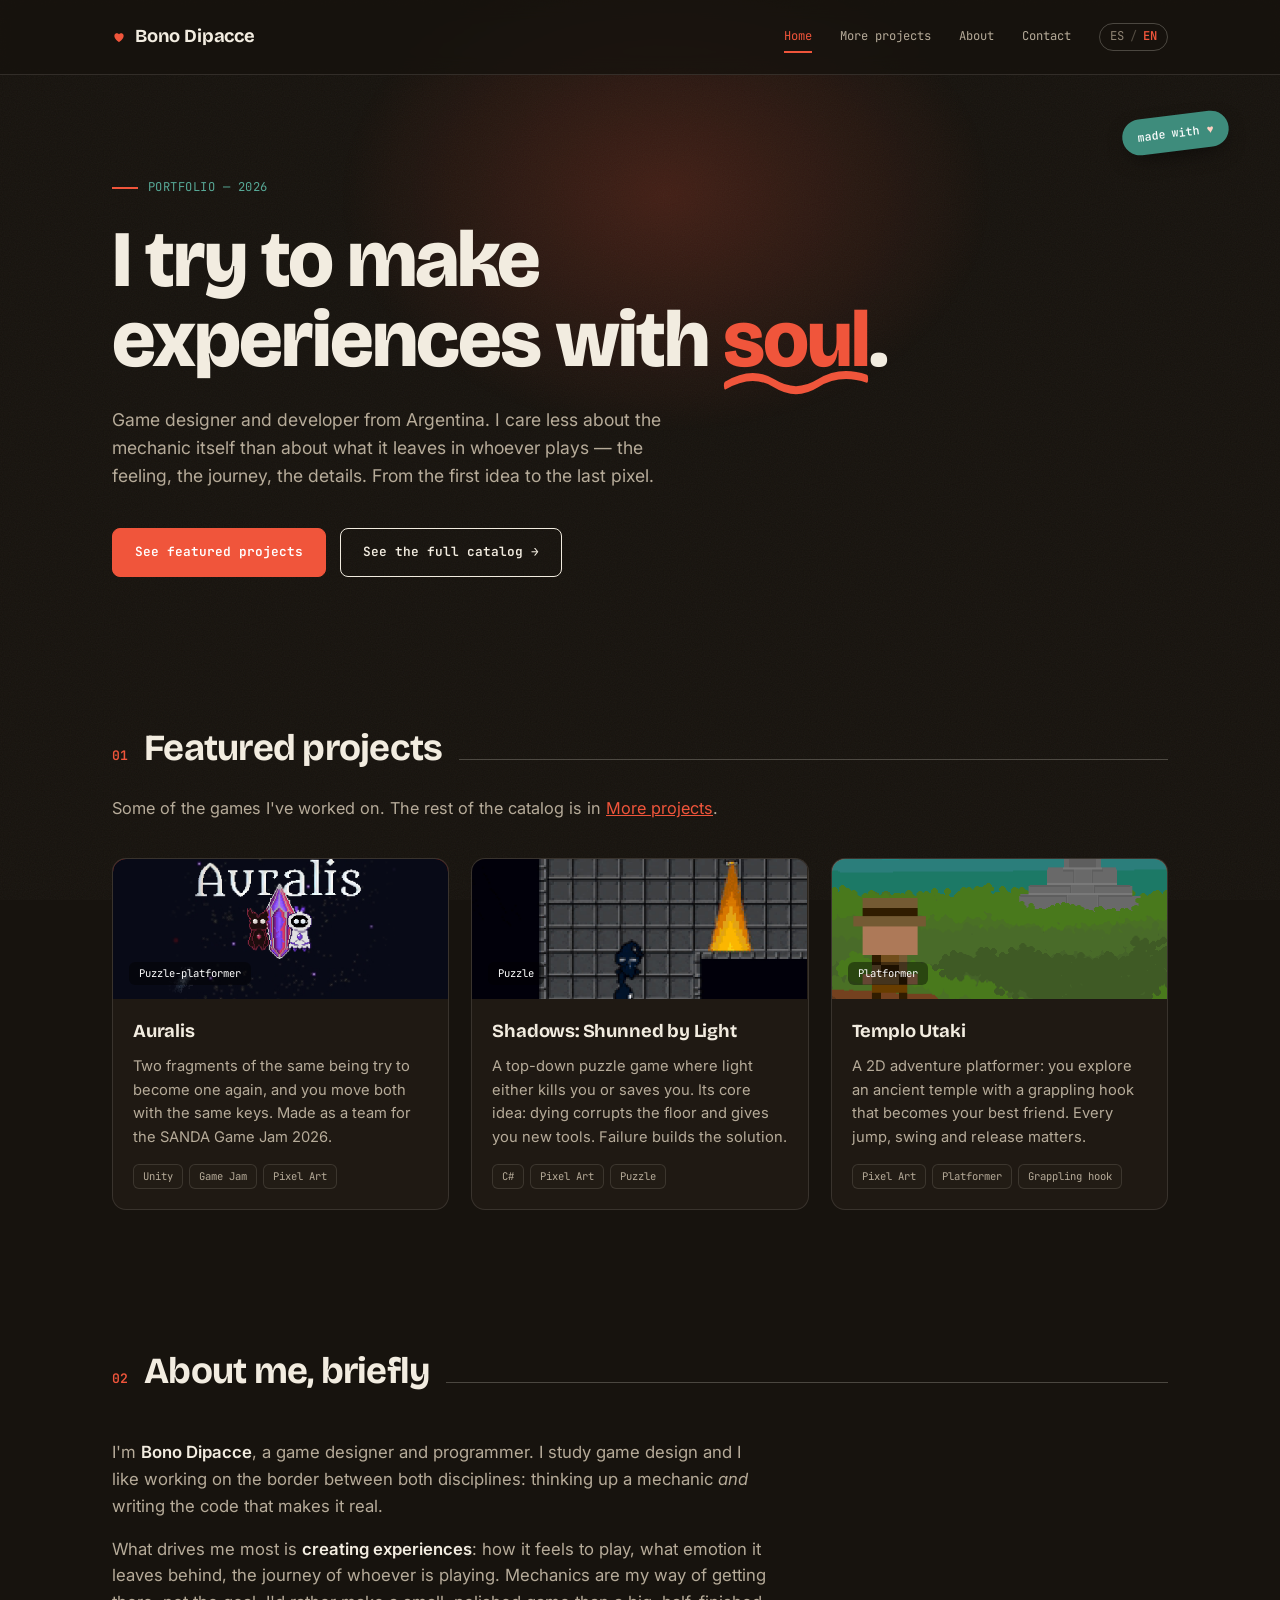
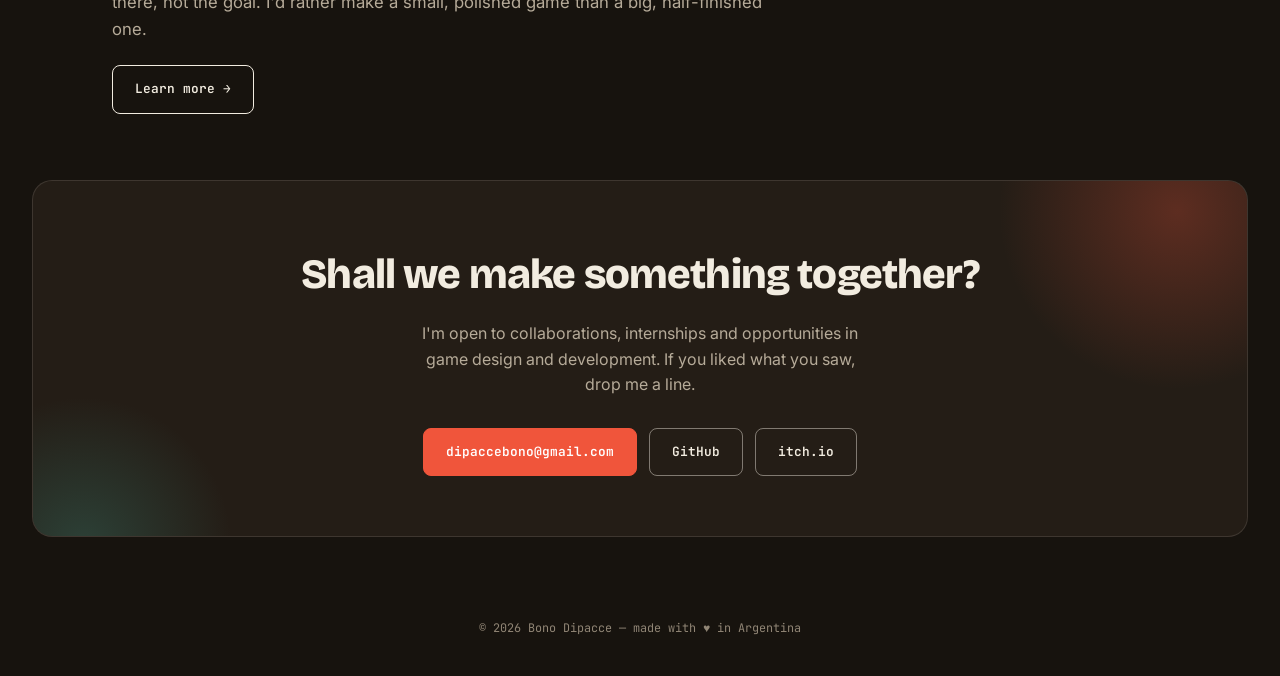
<file: index.html>
<!DOCTYPE html>
<html lang="es" data-lang="es">
<head>
<meta charset="UTF-8">
<meta name="viewport" content="width=device-width, initial-scale=1.0">
<title>Bono Dipacce — Game Designer & Programador</title>
<meta name="title-en" content="Bono Dipacce — Game Designer & Programmer">
<meta name="description" content="Portfolio de Bono Dipacce, game designer y programador de Argentina. Juegos hechos en Unity y C#: Auralis, Shadows: Shunned by Light, Templo Utaki y Los Robots se Volvieron Locos.">
<link rel="canonical" href="https://lyed01.github.io/">

<link rel="icon" href="favicon.png" type="image/png" sizes="32x32">
<link rel="icon" href="favicon.ico" sizes="any">
<link rel="apple-touch-icon" href="apple-touch-icon.png">
<meta name="theme-color" content="#17130E">

<meta property="og:type" content="website">
<meta property="og:site_name" content="Bono Dipacce — Portfolio">
<meta property="og:locale" content="es_AR">
<meta property="og:locale:alternate" content="en_US">
<meta property="og:title" content="Bono Dipacce — Game Designer & Programador">
<meta property="og:description" content="Game designer y programador de Argentina. Busco crear experiencias con alma — juegos hechos en Unity y C#.">
<meta property="og:url" content="https://lyed01.github.io/">
<meta property="og:image" content="https://lyed01.github.io/img/og-cover.png">
<meta property="og:image:width" content="1200">
<meta property="og:image:height" content="630">
<meta property="og:image:alt" content="Bono Dipacce — Game Designer y Programador">
<meta name="twitter:card" content="summary_large_image">

<link rel="preconnect" href="https://fonts.googleapis.com">
<link rel="preconnect" href="https://fonts.gstatic.com" crossorigin>
<link href="https://fonts.googleapis.com/css2?family=Bricolage+Grotesque:opsz,wght@12..96,400;12..96,600;12..96,700;12..96,800&family=Inter:wght@400;500;600&family=JetBrains+Mono:wght@400;500;600&display=swap" rel="stylesheet">
<link rel="stylesheet" href="style.css">
<script src="lang.js"></script>
<script src="site.js" defer></script>
</head>
<body>

<header>
  <nav class="wrap">
    <a href="index.html" class="logo"><span class="logo-mark"></span>Bono Dipacce</a>
    <div class="navlinks">
      <a href="index.html" class="active"><span lang="es">Inicio</span><span lang="en">Home</span></a>
      <a href="proyectos.html"><span lang="es">Otros proyectos</span><span lang="en">More projects</span></a>
      <a href="sobre-mi.html"><span lang="es">Sobre mí</span><span lang="en">About</span></a>
      <a href="#contacto"><span lang="es">Contacto</span><span lang="en">Contact</span></a>
      <button class="lang-toggle" type="button" aria-label="Cambiar idioma / Change language"><span class="opt-es">ES</span><span class="sep">/</span><span class="opt-en">EN</span></button>
    </div>
  </nav>
</header>

<section class="hero">
  <div class="hero-glow"></div>
  <span class="love-badge"><span lang="es">hecho con <b>♥</b></span><span lang="en">made with <b>♥</b></span></span>
  <div class="wrap">
    <div class="eyebrow">PORTFOLIO — 2026</div>
    <h1 class="title" lang="es">Busco crear<br>experiencias con <em>alma</em>.</h1>
    <h1 class="title" lang="en">I try to make<br>experiences with <em>soul</em>.</h1>
    <p class="hero-desc" lang="es">Game designer y desarrollador de Argentina. Me importa menos la mecánica que lo que deja en quien juega — la sensación, el recorrido, el detalle. Del concepto al último pixel.</p>
    <p class="hero-desc" lang="en">Game designer and developer from Argentina. I care less about the mechanic itself than about what it leaves in whoever plays — the feeling, the journey, the details. From the first idea to the last pixel.</p>
    <div class="hero-cta">
      <a href="#destacados" class="btn btn-fill"><span lang="es">Ver proyectos destacados</span><span lang="en">See featured projects</span></a>
      <a href="proyectos.html" class="btn btn-ghost"><span lang="es">Ver todo el catálogo →</span><span lang="en">See the full catalog →</span></a>
    </div>
  </div>
</section>

<section class="section" id="destacados">
  <div class="wrap">
    <div class="section-head">
      <span class="section-num">01</span>
      <span class="section-title"><span lang="es">Proyectos destacados</span><span lang="en">Featured projects</span></span>
      <span class="section-line"></span>
    </div>
    <p class="section-sub" lang="es">Algunos de los juegos en los que trabajé. El resto del catálogo está en <a href="proyectos.html" style="color:var(--red); text-decoration:underline;">Otros proyectos</a>.</p>
    <p class="section-sub" lang="en">Some of the games I've worked on. The rest of the catalog is in <a href="proyectos.html" style="color:var(--red); text-decoration:underline;">More projects</a>.</p>

    <div class="grid">

      <!-- PROYECTO DESTACADO 1 — AURALIS -->
      <a href="proyecto-auralis.html" class="card">
        <div class="card-art art-2d has-img"><img src="img/auralis-cover.png" alt="Portada de Auralis" class="pixel" width="2100" height="900" loading="lazy" decoding="async"><span class="card-chip">Puzzle-platformer</span></div>
        <div class="card-body">
          <div class="card-title">Auralis</div>
          <p class="card-desc" lang="es">Dos fragmentos de un mismo ser buscan volver a ser uno, y los movés a los dos con las mismas teclas. Hecho en equipo para la SANDA Game Jam 2026.</p>
          <p class="card-desc" lang="en">Two fragments of the same being try to become one again, and you move both with the same keys. Made as a team for the SANDA Game Jam 2026.</p>
          <div class="pills"><span class="pill">Unity</span><span class="pill">Game Jam</span><span class="pill">Pixel Art</span></div>
        </div>
      </a>

      <!-- PROYECTO DESTACADO 2 — SHADOWS -->
      <a href="proyecto-shadows.html" class="card">
        <div class="card-art art-3d has-img"><video autoplay muted loop playsinline preload="metadata" poster="img/shadows-cover-poster.jpg" aria-label="Gameplay de Shadows"><source src="img/shadows-cover.mp4" type="video/mp4"></video><span class="card-chip">Puzzle</span></div>
        <div class="card-body">
          <div class="card-title">Shadows: Shunned by Light</div>
          <p class="card-desc" lang="es">Puzzle top-down donde la luz te mata o te salva. Su idea central: morir corrompe el piso y te da nuevas herramientas. El fracaso construye la solución.</p>
          <p class="card-desc" lang="en">A top-down puzzle game where light either kills you or saves you. Its core idea: dying corrupts the floor and gives you new tools. Failure builds the solution.</p>
          <div class="pills"><span class="pill">C#</span><span class="pill">Pixel Art</span><span class="pill">Puzzle</span></div>
        </div>
      </a>

      <!-- PROYECTO DESTACADO 3 — TEMPLO UTAKI -->
      <a href="proyecto-templo-utaki.html" class="card">
        <div class="card-art art-2d has-img"><img src="img/utaki-cover.png" alt="Portada de Templo Utaki" width="1316" height="900" loading="lazy" decoding="async"><span class="card-chip"><span lang="es">Plataformas</span><span lang="en">Platformer</span></span></div>
        <div class="card-body">
          <div class="card-title">Templo Utaki</div>
          <p class="card-desc" lang="es">Platformer 2D de aventura: explorás un templo antiguo con un gancho de agarre que se vuelve tu mejor amigo. Cada salto, giro y suelta importa.</p>
          <p class="card-desc" lang="en">A 2D adventure platformer: you explore an ancient temple with a grappling hook that becomes your best friend. Every jump, swing and release matters.</p>
          <div class="pills"><span class="pill">Pixel Art</span><span class="pill"><span lang="es">Plataformas</span><span lang="en">Platformer</span></span><span class="pill"><span lang="es">Gancho</span><span lang="en">Grappling hook</span></span></div>
        </div>
      </a>

    </div>
  </div>
</section>

<section class="section" id="about-preview">
  <div class="wrap">
    <div class="section-head">
      <span class="section-num">02</span>
      <span class="section-title"><span lang="es">Sobre mí, en breve</span><span lang="en">About me, briefly</span></span>
      <span class="section-line"></span>
    </div>
    <div class="about-grid" style="grid-template-columns:1fr;">
      <div class="about-text">
        <p lang="es">Soy <strong>Bono Dipacce</strong>, game designer y programador. Estudio diseño de videojuegos y me gusta trabajar en la frontera entre las dos disciplinas: pensar una mecánica <em>y</em> escribir el código que la hace real.</p>
        <p lang="en">I'm <strong>Bono Dipacce</strong>, a game designer and programmer. I study game design and I like working on the border between both disciplines: thinking up a mechanic <em>and</em> writing the code that makes it real.</p>
        <p lang="es">Lo que más me mueve es la <strong>creación de experiencias</strong>: cómo se siente jugar, qué emoción deja, el recorrido de quien juega. Las mecánicas son mi manera de llegar ahí, no el fin. Prefiero un juego chico y pulido antes que uno grande a medias.</p>
        <p lang="en">What drives me most is <strong>creating experiences</strong>: how it feels to play, what emotion it leaves behind, the journey of whoever is playing. Mechanics are my way of getting there, not the goal. I'd rather make a small, polished game than a big, half-finished one.</p>
        <a href="sobre-mi.html" class="btn btn-ghost" style="margin-top:6px;"><span lang="es">Conocer más →</span><span lang="en">Learn more →</span></a>
      </div>
    </div>
  </div>
</section>

<section id="contacto">
  <div class="contact">
    <h2><span lang="es">¿Hacemos algo juntos?</span><span lang="en">Shall we make something together?</span></h2>
    <p lang="es">Estoy abierto a colaboraciones, prácticas y oportunidades en game design y desarrollo. Si te gustó lo que viste, escribime.</p>
    <p lang="en">I'm open to collaborations, internships and opportunities in game design and development. If you liked what you saw, drop me a line.</p>
    <div class="contact-links">
      <a href="mailto:dipaccebono@gmail.com" class="btn btn-fill">dipaccebono@gmail.com</a>
      <a href="https://github.com/Lyed01" target="_blank" rel="noopener" class="btn btn-ghost">GitHub</a>
      <a href="https://lyed01.itch.io" target="_blank" rel="noopener" class="btn btn-ghost">itch.io</a>
    </div>
  </div>
</section>

<footer class="site-footer"><span lang="es">© 2026 Bono Dipacce — hecho con ♥ en Argentina</span><span lang="en">© 2026 Bono Dipacce — made with ♥ in Argentina</span></footer>

</body>
</html>
</file>
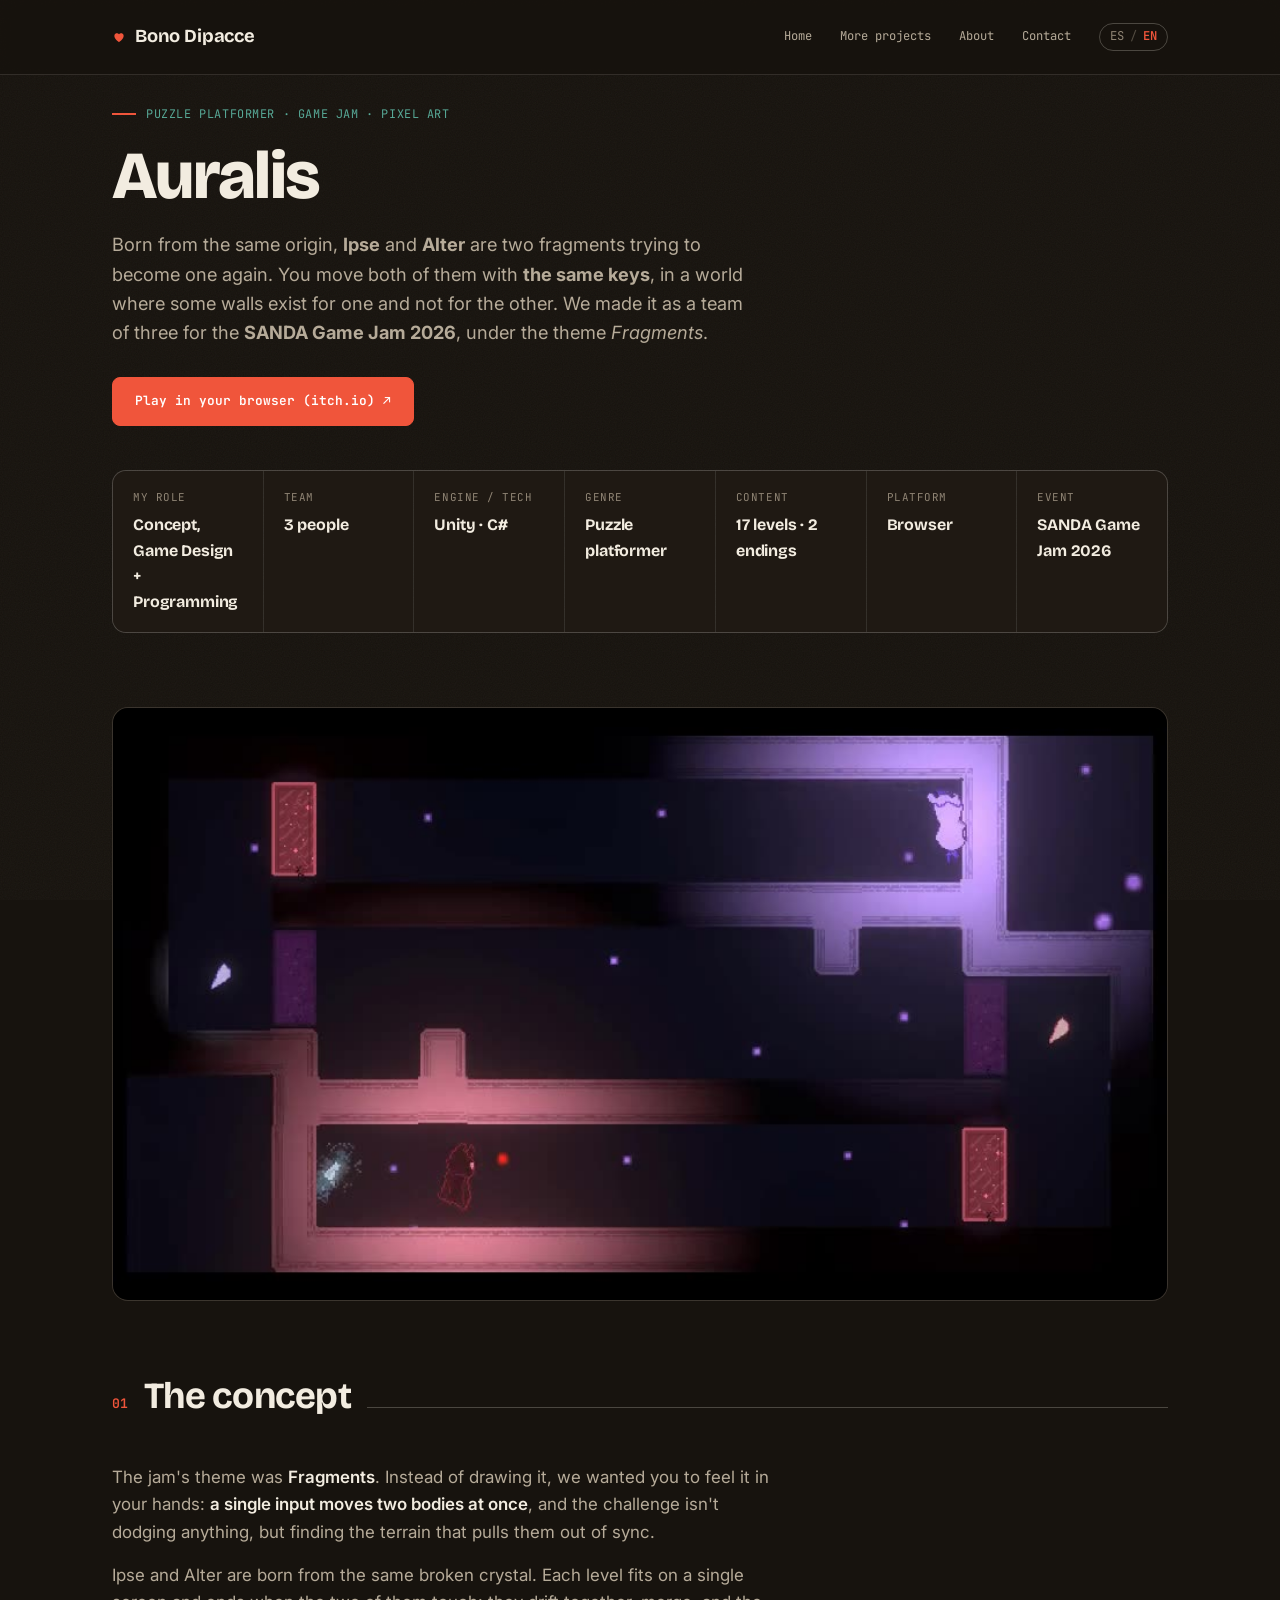
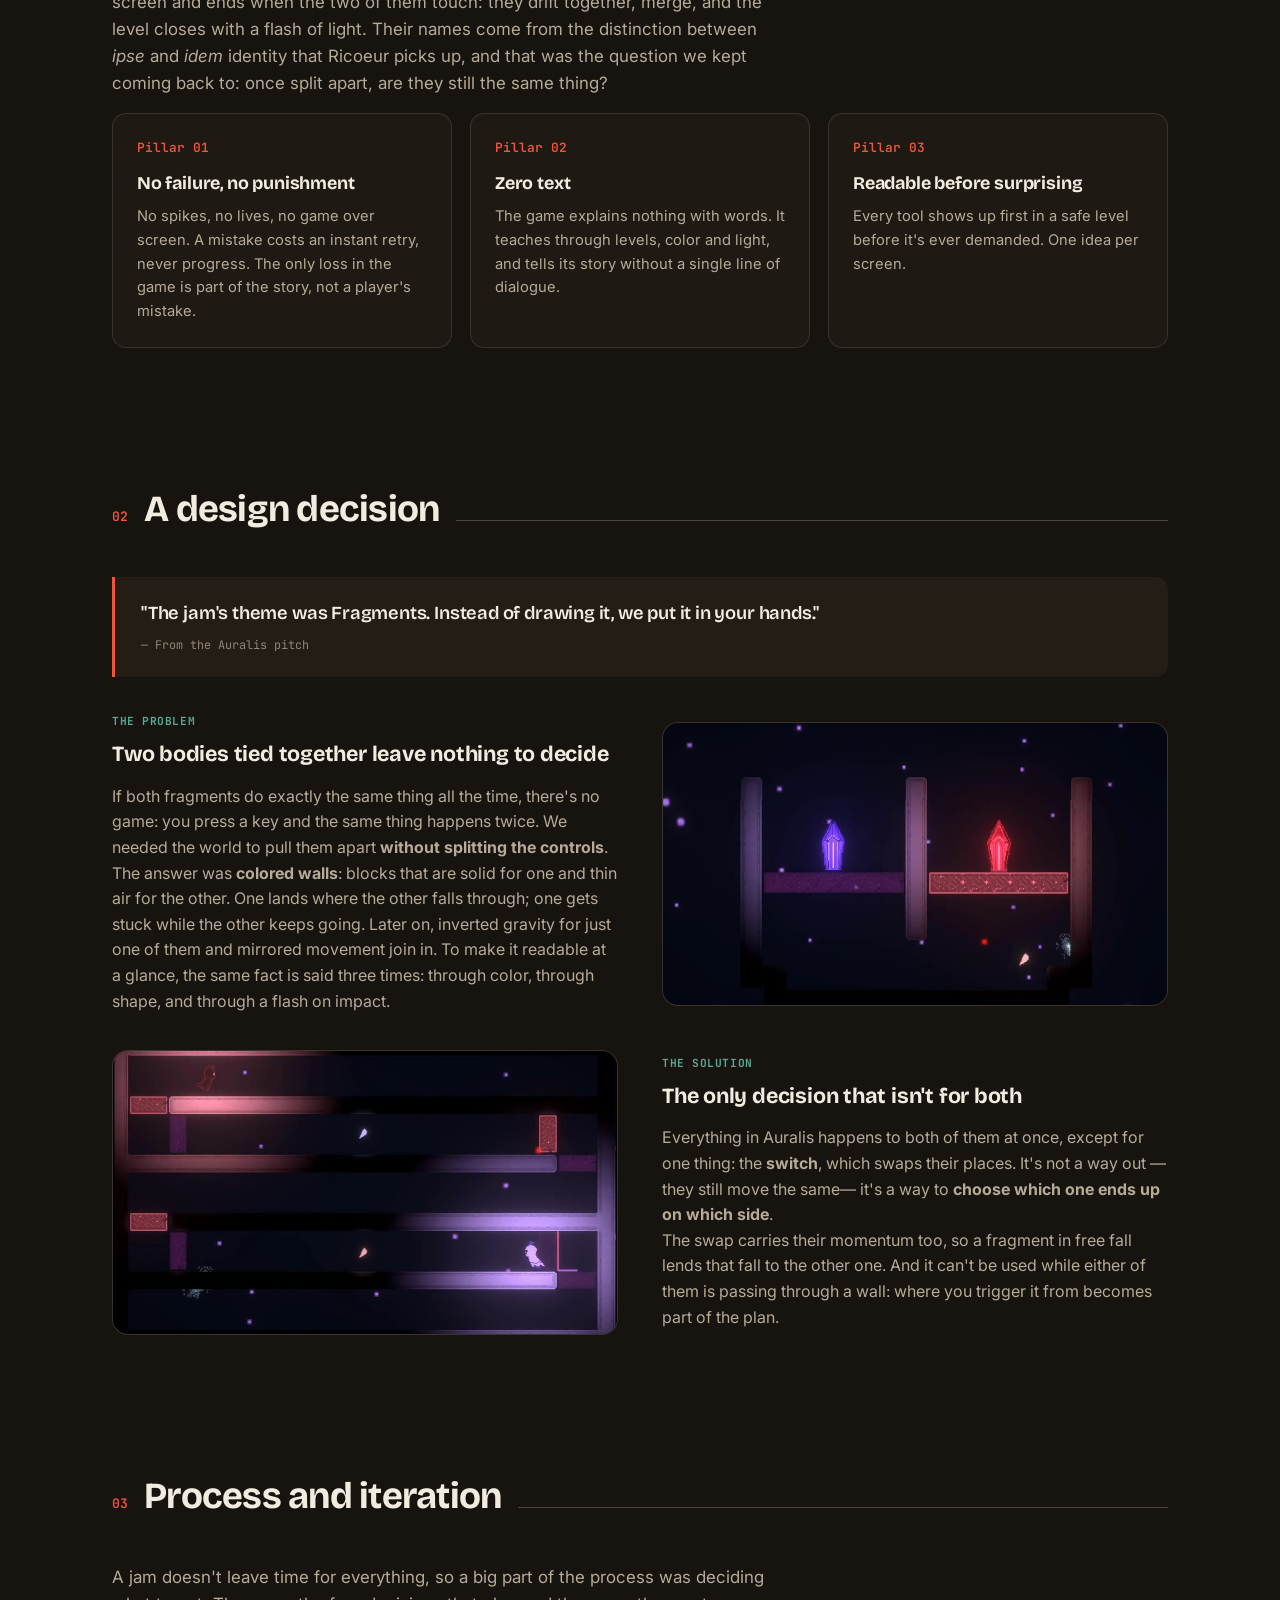
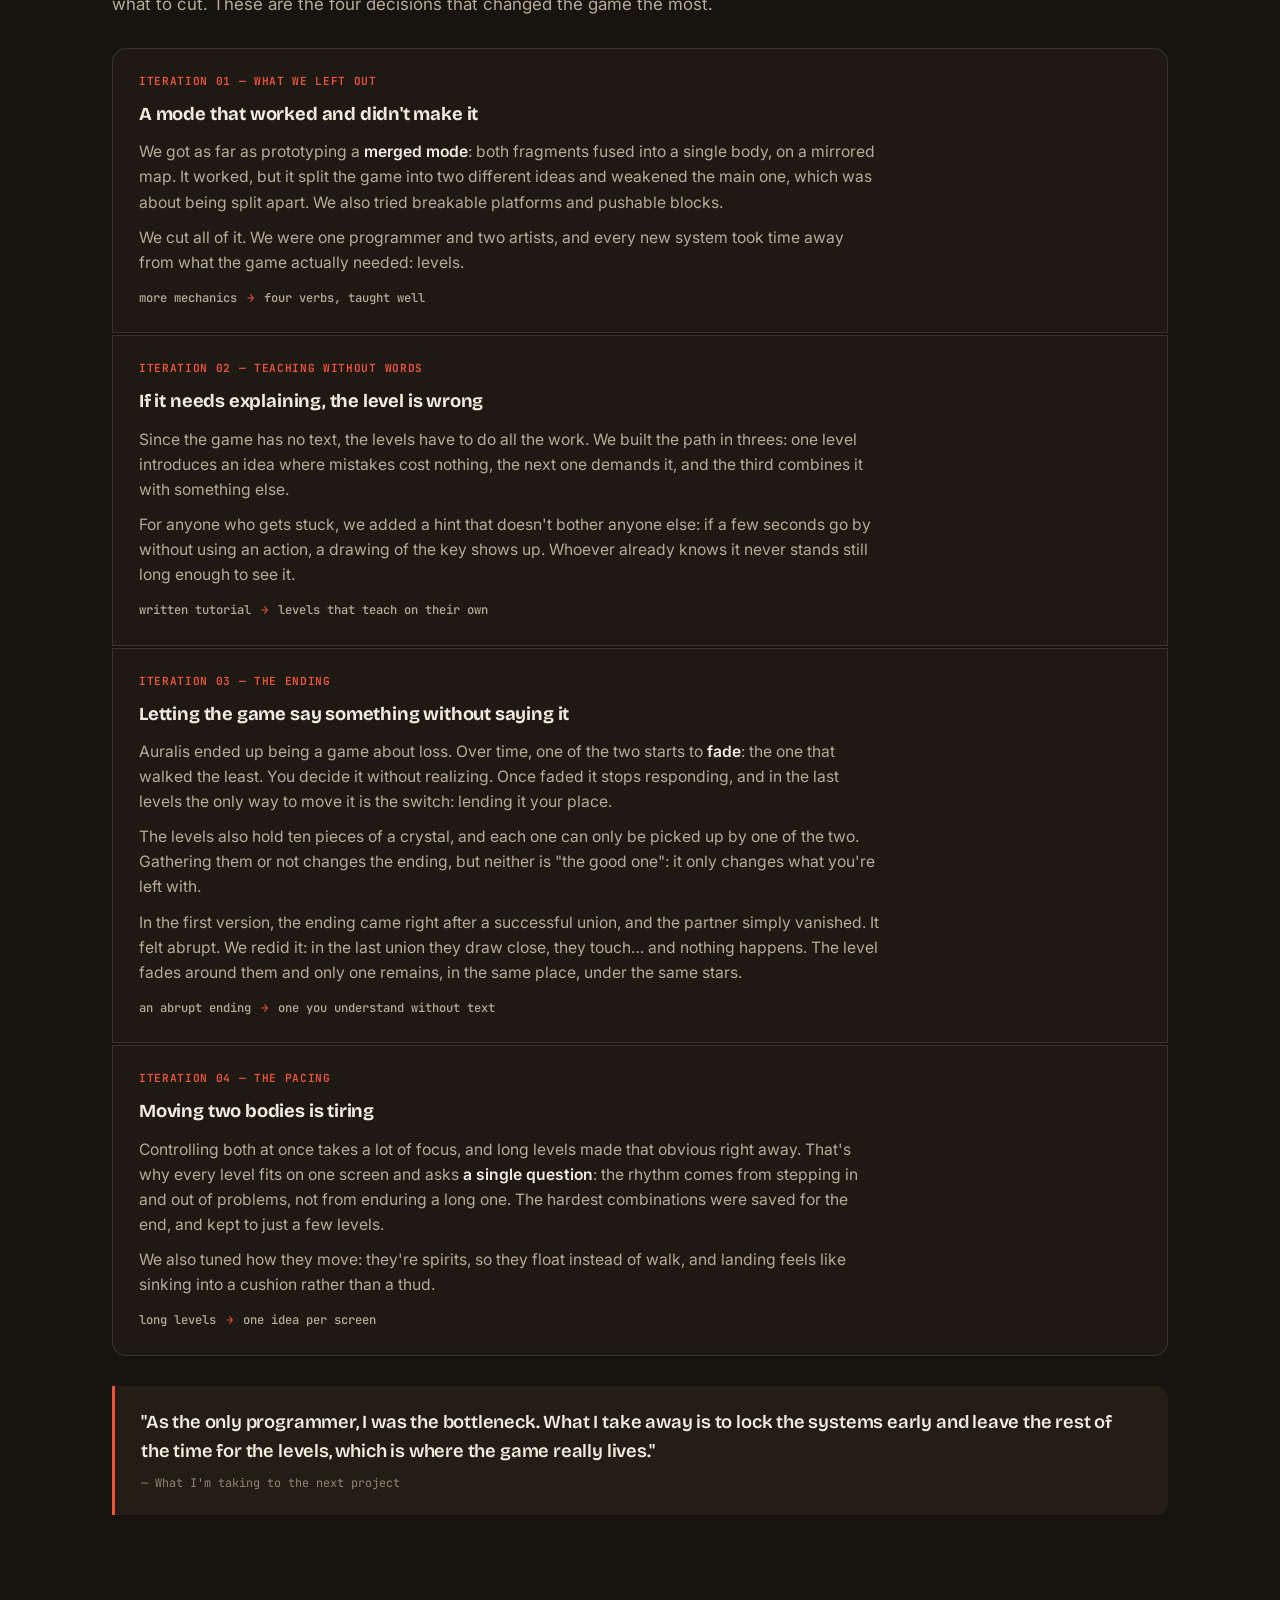
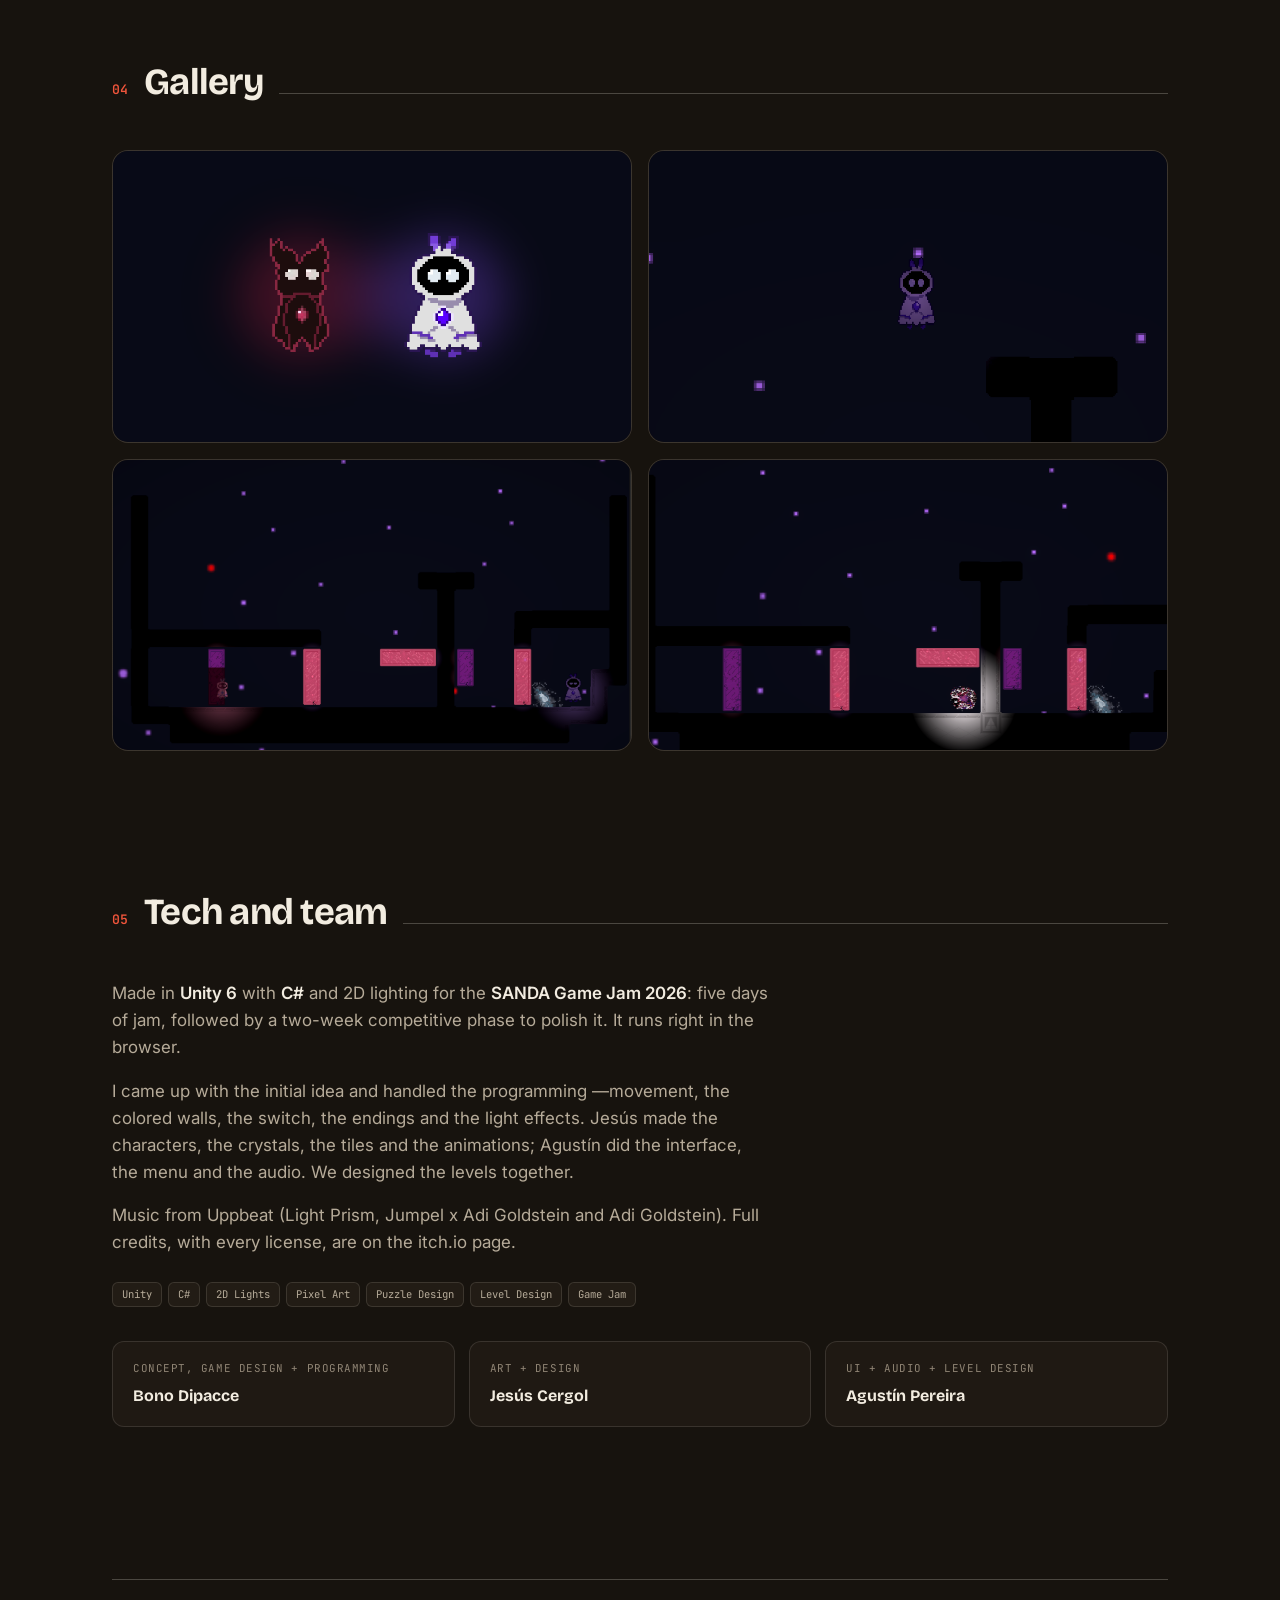
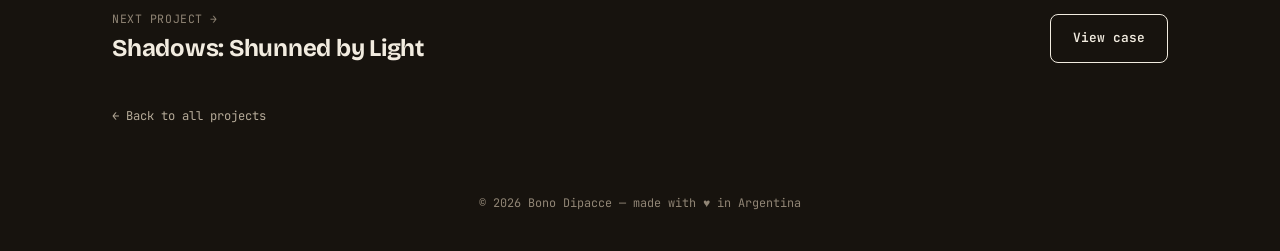
<file: proyecto-auralis.html>
<!DOCTYPE html>
<html lang="es" data-lang="es">
<head>
<meta charset="UTF-8">
<meta name="viewport" content="width=device-width, initial-scale=1.0">
<title>Auralis — Bono Dipacce</title>
<meta name="title-en" content="Auralis — Bono Dipacce">
<meta name="description" content="Puzzle-platformer 2D hecho en Unity y C# para la SANDA Game Jam 2026: un solo input mueve a dos fragmentos que buscan volver a ser uno. Caso de diseño y desarrollo.">
<link rel="canonical" href="https://lyed01.github.io/proyecto-auralis.html">

<link rel="icon" href="favicon.png" type="image/png" sizes="32x32">
<link rel="icon" href="favicon.ico" sizes="any">
<link rel="apple-touch-icon" href="apple-touch-icon.png">
<meta name="theme-color" content="#17130E">

<meta property="og:type" content="article">
<meta property="og:site_name" content="Bono Dipacce — Portfolio">
<meta property="og:locale" content="es_AR">
<meta property="og:locale:alternate" content="en_US">
<meta property="og:title" content="Auralis — Bono Dipacce">
<meta property="og:description" content="Nacidos de un mismo origen, dos fragmentos intentan volver a ser uno. Un solo input mueve a los dos. Hecho para la SANDA Game Jam 2026.">
<meta property="og:url" content="https://lyed01.github.io/proyecto-auralis.html">
<meta property="og:image" content="https://lyed01.github.io/img/og-auralis.png">
<meta property="og:image:width" content="1200">
<meta property="og:image:height" content="630">
<meta property="og:image:alt" content="Auralis — puzzle-platformer en pixel art">
<meta name="twitter:card" content="summary_large_image">

<link rel="preconnect" href="https://fonts.googleapis.com">
<link rel="preconnect" href="https://fonts.gstatic.com" crossorigin>
<link href="https://fonts.googleapis.com/css2?family=Bricolage+Grotesque:opsz,wght@12..96,400;12..96,600;12..96,700;12..96,800&family=Inter:wght@400;500;600&family=JetBrains+Mono:wght@400;500;600&display=swap" rel="stylesheet">
<link rel="stylesheet" href="style.css">
<script src="lang.js"></script>
<script src="site.js" defer></script>
</head>
<body>

<header>
  <nav class="wrap">
    <a href="index.html" class="logo"><span class="logo-mark"></span>Bono Dipacce</a>
    <div class="navlinks">
      <a href="index.html"><span lang="es">Inicio</span><span lang="en">Home</span></a>
      <a href="proyectos.html"><span lang="es">Otros proyectos</span><span lang="en">More projects</span></a>
      <a href="sobre-mi.html"><span lang="es">Sobre mí</span><span lang="en">About</span></a>
      <a href="index.html#contacto"><span lang="es">Contacto</span><span lang="en">Contact</span></a>
      <button class="lang-toggle" type="button" aria-label="Cambiar idioma / Change language"><span class="opt-es">ES</span><span class="sep">/</span><span class="opt-en">EN</span></button>
    </div>
  </nav>
</header>

<!-- ===================== HERO DEL PROYECTO ===================== -->
<section class="proj-hero">
  <div class="wrap">
    <div class="proj-kicker"><span lang="es">Puzzle-platformer · Game Jam · Pixel Art</span><span lang="en">Puzzle platformer · Game Jam · Pixel Art</span></div>
    <h1 class="proj-title">Auralis</h1>
    <p class="proj-lead" lang="es">Nacidos de un mismo origen, <strong>Ipse</strong> y <strong>Alter</strong> son dos fragmentos que intentan volver a ser uno. Los movés a los dos con <strong>las mismas teclas</strong>, en un mundo donde hay paredes que existen para uno y no para el otro. Lo hicimos entre tres para la <strong>SANDA Game Jam 2026</strong>, con el tema <em>Fragmentos</em>.</p>
    <p class="proj-lead" lang="en">Born from the same origin, <strong>Ipse</strong> and <strong>Alter</strong> are two fragments trying to become one again. You move both of them with <strong>the same keys</strong>, in a world where some walls exist for one and not for the other. We made it as a team of three for the <strong>SANDA Game Jam 2026</strong>, under the theme <em>Fragments</em>.</p>
    <div class="proj-cta">
      <a href="https://lyed01.itch.io/auralis" target="_blank" rel="noopener" class="btn btn-fill"><span lang="es">Jugar en el navegador (itch.io) ↗</span><span lang="en">Play in your browser (itch.io) ↗</span></a>
    </div>

    <!-- Barra de metadatos -->
    <div class="proj-meta">
      <div class="m"><div class="k"><span lang="es">Mi rol</span><span lang="en">My role</span></div><div class="v"><span lang="es">Idea, Game Design + Programación</span><span lang="en">Concept, Game Design + Programming</span></div></div>
      <div class="m"><div class="k"><span lang="es">Equipo</span><span lang="en">Team</span></div><div class="v"><span lang="es">3 personas</span><span lang="en">3 people</span></div></div>
      <div class="m"><div class="k"><span lang="es">Motor / Tech</span><span lang="en">Engine / Tech</span></div><div class="v">Unity · C#</div></div>
      <div class="m"><div class="k"><span lang="es">Género</span><span lang="en">Genre</span></div><div class="v"><span lang="es">Puzzle-platformer</span><span lang="en">Puzzle platformer</span></div></div>
      <div class="m"><div class="k"><span lang="es">Contenido</span><span lang="en">Content</span></div><div class="v"><span lang="es">17 niveles · 2 finales</span><span lang="en">17 levels · 2 endings</span></div></div>
      <div class="m"><div class="k"><span lang="es">Plataforma</span><span lang="en">Platform</span></div><div class="v"><span lang="es">Navegador</span><span lang="en">Browser</span></div></div>
      <div class="m"><div class="k"><span lang="es">Evento</span><span lang="en">Event</span></div><div class="v">SANDA Game Jam 2026</div></div>
    </div>
  </div>
</section>

<!-- Portada grande -->
<div class="wrap">
  <div class="shot proj-cover is-video"><video autoplay muted loop playsinline preload="metadata" poster="img/auralis-hero-poster.jpg" aria-label="Gameplay de Auralis: Ipse y Alter en un nivel con paredes de los dos colores"><source src="img/auralis-hero.mp4" type="video/mp4"></video></div>
</div>

<!-- ===================== CONCEPTO ===================== -->
<section class="section">
  <div class="wrap">
    <div class="section-head">
      <span class="section-num">01</span>
      <span class="section-title"><span lang="es">El concepto</span><span lang="en">The concept</span></span>
      <span class="section-line"></span>
    </div>
    <div class="prose">
      <p lang="es">El tema de la jam era <strong>Fragmentos</strong>. En vez de dibujarlo, quisimos que se sintiera en las manos: <strong>un solo input mueve dos cuerpos a la vez</strong>, y el desafío no es esquivar nada, sino encontrar el terreno que los desincroniza.</p>
      <p lang="en">The jam's theme was <strong>Fragments</strong>. Instead of drawing it, we wanted you to feel it in your hands: <strong>a single input moves two bodies at once</strong>, and the challenge isn't dodging anything, but finding the terrain that pulls them out of sync.</p>
      <p lang="es">Ipse y Alter nacen de un mismo cristal roto. Cada nivel entra en una pantalla y termina cuando los dos se tocan: se acercan, se funden y el nivel se cierra con un destello. Los nombres salen de la distinción entre identidad <em>ipse</em> e <em>idem</em> que retoma Ricoeur, y la pregunta que nos acompañó todo el proyecto fue esa: partidos, ¿siguen siendo la misma cosa?</p>
      <p lang="en">Ipse and Alter are born from the same broken crystal. Each level fits on a single screen and ends when the two of them touch: they drift together, merge, and the level closes with a flash of light. Their names come from the distinction between <em>ipse</em> and <em>idem</em> identity that Ricoeur picks up, and that was the question we kept coming back to: once split apart, are they still the same thing?</p>
    </div>

    <!-- Pilares de diseño -->
    <div class="pillars">
      <div class="pillar">
        <div class="n"><span lang="es">Pilar 01</span><span lang="en">Pillar 01</span></div>
        <h3><span lang="es">Sin fracaso, sin castigo</span><span lang="en">No failure, no punishment</span></h3>
        <p lang="es">No hay pinchos, vidas ni pantalla de derrota. Equivocarse cuesta un reintento instantáneo, nunca progreso. La única pérdida del juego es parte de la historia, no un error del jugador.</p>
        <p lang="en">No spikes, no lives, no game over screen. A mistake costs an instant retry, never progress. The only loss in the game is part of the story, not a player's mistake.</p>
      </div>
      <div class="pillar">
        <div class="n"><span lang="es">Pilar 02</span><span lang="en">Pillar 02</span></div>
        <h3><span lang="es">Cero texto</span><span lang="en">Zero text</span></h3>
        <p lang="es">El juego no explica nada con palabras. Enseña con niveles, color y luz, y cuenta su historia sin un solo diálogo.</p>
        <p lang="en">The game explains nothing with words. It teaches through levels, color and light, and tells its story without a single line of dialogue.</p>
      </div>
      <div class="pillar">
        <div class="n"><span lang="es">Pilar 03</span><span lang="en">Pillar 03</span></div>
        <h3><span lang="es">Leer antes que sorprender</span><span lang="en">Readable before surprising</span></h3>
        <p lang="es">Cada herramienta aparece primero en un nivel seguro y después se exige. Una idea por pantalla.</p>
        <p lang="en">Every tool shows up first in a safe level before it's ever demanded. One idea per screen.</p>
      </div>
    </div>
  </div>
</section>

<!-- ===================== DECISIÓN DE DISEÑO ===================== -->
<section class="section">
  <div class="wrap">
    <div class="section-head">
      <span class="section-num">02</span>
      <span class="section-title"><span lang="es">Una decisión de diseño</span><span lang="en">A design decision</span></span>
      <span class="section-line"></span>
    </div>

    <div class="callout">
      <p lang="es">"El tema de la jam era Fragmentos. En vez de dibujarlo, lo pusimos en las manos."</p>
      <p lang="en">"The jam's theme was Fragments. Instead of drawing it, we put it in your hands."</p>
      <div class="who"><span lang="es">— Del pitch de Auralis</span><span lang="en">— From the Auralis pitch</span></div>
    </div>

    <div class="feature">
      <div class="feature-text">
        <h3 lang="es"><span class="tag">El problema</span>Dos cuerpos atados no dejan decidir nada</h3>
        <h3 lang="en"><span class="tag">The problem</span>Two bodies tied together leave nothing to decide</h3>
        <p lang="es">Si los dos fragmentos hacen exactamente lo mismo todo el tiempo, no hay juego: apretás una tecla y pasan dos cosas iguales. Necesitábamos que el mundo los separara <strong>sin separar el control</strong>.</p>
        <p lang="en">If both fragments do exactly the same thing all the time, there's no game: you press a key and the same thing happens twice. We needed the world to pull them apart <strong>without splitting the controls</strong>.</p>
        <p lang="es">La respuesta fueron las <strong>paredes de color</strong>: bloques que son sólidos para uno y aire para el otro. Uno se apoya donde el otro cae, uno se traba mientras el otro sigue. Más adelante se suman la gravedad invertida en uno solo y el movimiento espejado. Para que se entienda de un vistazo, el mismo hecho se dice tres veces: con color, con forma y con un destello al chocar.</p>
        <p lang="en">The answer was <strong>colored walls</strong>: blocks that are solid for one and thin air for the other. One lands where the other falls through; one gets stuck while the other keeps going. Later on, inverted gravity for just one of them and mirrored movement join in. To make it readable at a glance, the same fact is said three times: through color, through shape, and through a flash on impact.</p>
      </div>
      <div class="feature-media">
        <div class="shot"><video autoplay muted loop playsinline preload="metadata" poster="img/auralis-walls-poster.jpg" aria-label="Los fragmentos nacen de sus cristales, las paredes de color los separan y se unen"><source src="img/auralis-walls.mp4" type="video/mp4"></video></div>
      </div>
    </div>

    <div class="feature">
      <div class="feature-text">
        <h3 lang="es"><span class="tag">La solución</span>Una sola decisión que no es para los dos</h3>
        <h3 lang="en"><span class="tag">The solution</span>The only decision that isn't for both</h3>
        <p lang="es">Todo en Auralis se lo hacés a los dos al mismo tiempo, salvo una cosa: el <strong>switch</strong>, que los cambia de lugar. No sirve para escapar —los dos se siguen moviendo igual—, sirve para <strong>elegir cuál queda de qué lado</strong>.</p>
        <p lang="en">Everything in Auralis happens to both of them at once, except for one thing: the <strong>switch</strong>, which swaps their places. It's not a way out —they still move the same— it's a way to <strong>choose which one ends up on which side</strong>.</p>
        <p lang="es">El intercambio también pasa la velocidad, así que un fragmento que viene cayendo le presta esa caída al otro. Y no se puede usar mientras alguno atraviesa una pared: desde dónde lo usás pasa a ser parte del plan.</p>
        <p lang="en">The swap carries their momentum too, so a fragment in free fall lends that fall to the other one. And it can't be used while either of them is passing through a wall: where you trigger it from becomes part of the plan.</p>
      </div>
      <div class="feature-media">
        <div class="shot"><video autoplay muted loop playsinline preload="metadata" poster="img/auralis-switch-poster.jpg" aria-label="Los fragmentos intercambian de lugar con el switch"><source src="img/auralis-switch.mp4" type="video/mp4"></video></div>
      </div>
    </div>
  </div>
</section>

<!-- ===================== PROCESO / ITERACIÓN ===================== -->
<section class="section">
  <div class="wrap">
    <div class="section-head">
      <span class="section-num">03</span>
      <span class="section-title"><span lang="es">Proceso e iteración</span><span lang="en">Process and iteration</span></span>
      <span class="section-line"></span>
    </div>
    <div class="prose">
      <p lang="es">Una jam no da tiempo para todo, así que buena parte del proceso fue decidir qué sacar. Estas son las cuatro decisiones que más cambiaron el juego.</p>
      <p lang="en">A jam doesn't leave time for everything, so a big part of the process was deciding what to cut. These are the four decisions that changed the game the most.</p>
    </div>

    <div class="iters">

      <div class="iter">
        <div class="n"><span lang="es">Iteración 01 — Lo que quedó afuera</span><span lang="en">Iteration 01 — What we left out</span></div>
        <h3><span lang="es">Un modo que funcionaba y no entró</span><span lang="en">A mode that worked and didn't make it</span></h3>
        <p lang="es">Llegamos a prototipar un <strong>modo unido</strong>: los dos fragmentos fusionados en un solo cuerpo, con el mapa espejado. Funcionaba, pero partía el juego en dos ideas distintas y le quitaba fuerza a la principal, que era la de estar partido. También probamos plataformas que se rompen y bloques empujables.</p>
        <p lang="en">We got as far as prototyping a <strong>merged mode</strong>: both fragments fused into a single body, on a mirrored map. It worked, but it split the game into two different ideas and weakened the main one, which was about being split apart. We also tried breakable platforms and pushable blocks.</p>
        <p lang="es">Sacamos todo eso. Éramos un solo programador y dos artistas, y cada sistema nuevo le quitaba tiempo a lo que de verdad hacía falta: niveles.</p>
        <p lang="en">We cut all of it. We were one programmer and two artists, and every new system took time away from what the game actually needed: levels.</p>
        <div class="swap"><b lang="es">más mecánicas</b><b lang="en">more mechanics</b><span class="arrow">→</span><b lang="es">cuatro verbos bien enseñados</b><b lang="en">four verbs, taught well</b></div>
      </div>

      <div class="iter">
        <div class="n"><span lang="es">Iteración 02 — Enseñar sin palabras</span><span lang="en">Iteration 02 — Teaching without words</span></div>
        <h3><span lang="es">Si hay que explicarlo, el nivel está mal</span><span lang="en">If it needs explaining, the level is wrong</span></h3>
        <p lang="es">Como el juego no tiene texto, los niveles tienen que hacer todo el trabajo. Armamos el recorrido de a tres: un nivel presenta una idea donde equivocarse no cuesta nada, el siguiente la exige y el tercero la combina con otra.</p>
        <p lang="en">Since the game has no text, the levels have to do all the work. We built the path in threes: one level introduces an idea where mistakes cost nothing, the next one demands it, and the third combines it with something else.</p>
        <p lang="es">Para quien se traba, sumamos una ayuda que no molesta a nadie más: si pasan unos segundos sin usar una acción, aparece el dibujo de la tecla. Quien ya la sabe nunca se queda quieto lo suficiente para verlo.</p>
        <p lang="en">For anyone who gets stuck, we added a hint that doesn't bother anyone else: if a few seconds go by without using an action, a drawing of the key shows up. Whoever already knows it never stands still long enough to see it.</p>
        <div class="swap"><b lang="es">tutorial escrito</b><b lang="en">written tutorial</b><span class="arrow">→</span><b lang="es">niveles que enseñan solos</b><b lang="en">levels that teach on their own</b></div>
      </div>

      <div class="iter">
        <div class="n"><span lang="es">Iteración 03 — El final</span><span lang="en">Iteration 03 — The ending</span></div>
        <h3><span lang="es">Que el juego diga algo sin decirlo</span><span lang="en">Letting the game say something without saying it</span></h3>
        <p lang="es">Auralis terminó siendo un juego sobre la pérdida. Con el tiempo, uno de los dos se va <strong>apagando</strong>: el que menos caminó. Lo decidís vos sin enterarte. Apagado deja de responder, y en los últimos niveles la única forma de moverlo es el switch: prestarle tu lugar.</p>
        <p lang="en">Auralis ended up being a game about loss. Over time, one of the two starts to <strong>fade</strong>: the one that walked the least. You decide it without realizing. Once faded it stops responding, and in the last levels the only way to move it is the switch: lending it your place.</p>
        <p lang="es">Por los niveles hay además diez pedazos de un cristal, y cada uno lo puede levantar solo uno de los dos. Juntarlos o no cambia el final, pero ninguno de los dos es "el bueno": solo cambia con qué te quedás.</p>
        <p lang="en">The levels also hold ten pieces of a crystal, and each one can only be picked up by one of the two. Gathering them or not changes the ending, but neither is "the good one": it only changes what you're left with.</p>
        <p lang="es">En la primera versión el final llegaba después de una unión exitosa, y el compañero simplemente desaparecía. Se sentía repentino. Lo rehicimos: en la última unión se acercan, se tocan… y no pasa nada. El nivel se apaga alrededor y queda uno solo, en el mismo lugar, con las mismas estrellas.</p>
        <p lang="en">In the first version, the ending came right after a successful union, and the partner simply vanished. It felt abrupt. We redid it: in the last union they draw close, they touch… and nothing happens. The level fades around them and only one remains, in the same place, under the same stars.</p>
        <div class="swap"><b lang="es">un final repentino</b><b lang="en">an abrupt ending</b><span class="arrow">→</span><b lang="es">uno que se entiende sin texto</b><b lang="en">one you understand without text</b></div>
      </div>

      <div class="iter">
        <div class="n"><span lang="es">Iteración 04 — El ritmo</span><span lang="en">Iteration 04 — The pacing</span></div>
        <h3><span lang="es">Mover dos cuerpos cansa</span><span lang="en">Moving two bodies is tiring</span></h3>
        <p lang="es">Controlar a los dos a la vez exige mucha atención, y en los niveles largos se notaba enseguida. Por eso cada nivel entra en una pantalla y plantea <strong>una sola idea</strong>: el ritmo lo da entrar y salir de un problema, no aguantar uno largo. Las combinaciones más difíciles quedaron para el final, y en pocos niveles.</p>
        <p lang="en">Controlling both at once takes a lot of focus, and long levels made that obvious right away. That's why every level fits on one screen and asks <strong>a single question</strong>: the rhythm comes from stepping in and out of problems, not from enduring a long one. The hardest combinations were saved for the end, and kept to just a few levels.</p>
        <p lang="es">También ajustamos cómo se mueven: son espíritus, así que levitan en vez de caminar, y aterrizar se siente como un colchón y no como un golpe.</p>
        <p lang="en">We also tuned how they move: they're spirits, so they float instead of walk, and landing feels like sinking into a cushion rather than a thud.</p>
        <div class="swap"><b lang="es">niveles largos</b><b lang="en">long levels</b><span class="arrow">→</span><b lang="es">una idea por pantalla</b><b lang="en">one idea per screen</b></div>
      </div>

    </div>

    <div class="callout" style="margin-top:30px;">
      <p lang="es">"Siendo el único programador, el cuello de botella era yo. Me llevo cerrar los sistemas temprano y dejar el resto del tiempo para los niveles, que es donde de verdad está el juego."</p>
      <p lang="en">"As the only programmer, I was the bottleneck. What I take away is to lock the systems early and leave the rest of the time for the levels, which is where the game really lives."</p>
      <div class="who"><span lang="es">— Lo que me llevo para el próximo proyecto</span><span lang="en">— What I'm taking to the next project</span></div>
    </div>
  </div>
</section>

<!-- ===================== GALERÍA ===================== -->
<section class="section">
  <div class="wrap">
    <div class="section-head">
      <span class="section-num">04</span>
      <span class="section-title"><span lang="es">Galería</span><span lang="en">Gallery</span></span>
      <span class="section-line"></span>
    </div>
    <div class="gallery">
      <div class="shot"><img src="img/auralis-4.png" alt="Ipse y Alter, los dos fragmentos" class="pixel" width="1600" height="900" loading="lazy" decoding="async"></div>
      <div class="shot"><img src="img/auralis-3.png" alt="Alter levitando en el vacío" class="pixel" width="1524" height="832" loading="lazy" decoding="async"></div>
      <div class="shot"><img src="img/auralis-1.png" alt="Ipse y Alter separados por paredes de color" class="pixel" width="1529" height="877" loading="lazy" decoding="async"></div>
      <div class="shot"><img src="img/auralis-2.png" alt="El destello del switch al intercambiar a los fragmentos" class="pixel" width="1538" height="865" loading="lazy" decoding="async"></div>
    </div>
  </div>
</section>

<!-- ===================== TECH & CRÉDITOS ===================== -->
<section class="section">
  <div class="wrap">
    <div class="section-head">
      <span class="section-num">05</span>
      <span class="section-title"><span lang="es">Tecnología y equipo</span><span lang="en">Tech and team</span></span>
      <span class="section-line"></span>
    </div>
    <div class="prose" style="margin-bottom:26px;">
      <p lang="es">Hecho en <strong>Unity 6</strong> con <strong>C#</strong> e iluminación 2D para la <strong>SANDA Game Jam 2026</strong>: cinco días de jam y después una fase competitiva de dos semanas para pulirlo. Se juega directo en el navegador.</p>
      <p lang="en">Made in <strong>Unity 6</strong> with <strong>C#</strong> and 2D lighting for the <strong>SANDA Game Jam 2026</strong>: five days of jam, followed by a two-week competitive phase to polish it. It runs right in the browser.</p>
      <p lang="es">A mí me tocó la idea inicial y la programación —el movimiento, las paredes de color, el switch, los finales y los efectos de luz—. Jesús hizo los personajes, los cristales, los tiles y las animaciones; Agustín, la interfaz, el menú y el audio. Los niveles los fuimos diseñando entre los tres.</p>
      <p lang="en">I came up with the initial idea and handled the programming —movement, the colored walls, the switch, the endings and the light effects. Jesús made the characters, the crystals, the tiles and the animations; Agustín did the interface, the menu and the audio. We designed the levels together.</p>
      <p lang="es">Música de Uppbeat (Light Prism, Jumpel x Adi Goldstein y Adi Goldstein). Los créditos completos, con todas las licencias, están en la página de itch.io.</p>
      <p lang="en">Music from Uppbeat (Light Prism, Jumpel x Adi Goldstein and Adi Goldstein). Full credits, with every license, are on the itch.io page.</p>
    </div>
    <div class="pills" style="margin-bottom:34px;">
      <span class="pill">Unity</span>
      <span class="pill">C#</span>
      <span class="pill"><span lang="es">Luces 2D</span><span lang="en">2D Lights</span></span>
      <span class="pill">Pixel Art</span>
      <span class="pill">Puzzle Design</span>
      <span class="pill">Level Design</span>
      <span class="pill">Game Jam</span>
    </div>

    <div class="credits">
      <div class="credit"><div class="role"><span lang="es">Idea, Game Design + Programación</span><span lang="en">Concept, Game Design + Programming</span></div><div class="name">Bono Dipacce</div></div>
      <div class="credit"><div class="role"><span lang="es">Arte + Diseño</span><span lang="en">Art + Design</span></div><div class="name">Jesús Cergol</div></div>
      <div class="credit"><div class="role"><span lang="es">UI + Audio + Diseño de niveles</span><span lang="en">UI + Audio + Level Design</span></div><div class="name">Agustín Pereira</div></div>
    </div>
  </div>
</section>

<!-- ===================== SIGUIENTE PROYECTO ===================== -->
<section class="section">
  <div class="wrap">
    <a href="proyecto-shadows.html" class="next-proj">
      <div>
        <div class="lbl"><span lang="es">Siguiente proyecto →</span><span lang="en">Next project →</span></div>
        <div class="nm">Shadows: Shunned by Light</div>
      </div>
      <span class="btn btn-ghost"><span lang="es">Ver caso</span><span lang="en">View case</span></span>
    </a>
    <a href="proyectos.html" class="backlink"><span lang="es">← Volver a todos los proyectos</span><span lang="en">← Back to all projects</span></a>
  </div>
</section>

<footer class="site-footer"><span lang="es">© 2026 Bono Dipacce — hecho con ♥ en Argentina</span><span lang="en">© 2026 Bono Dipacce — made with ♥ in Argentina</span></footer>

</body>
</html>
</file>
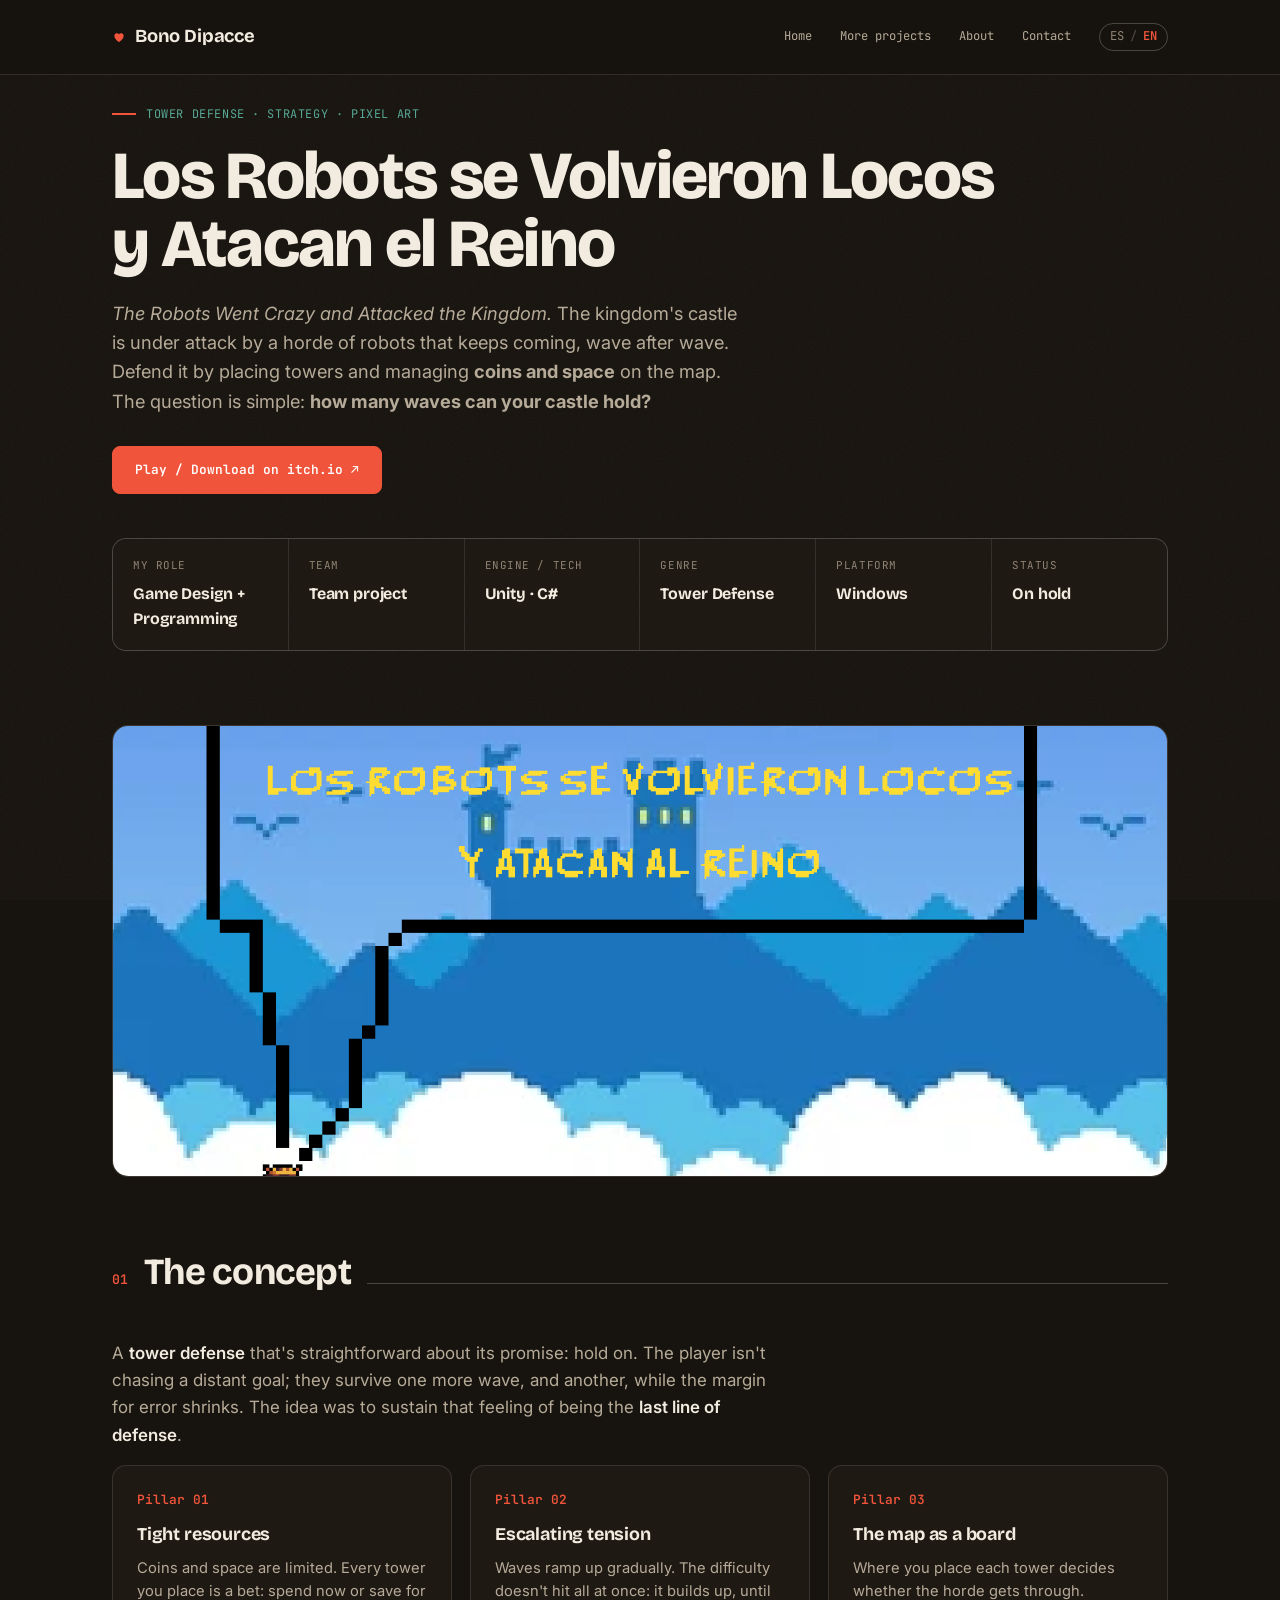
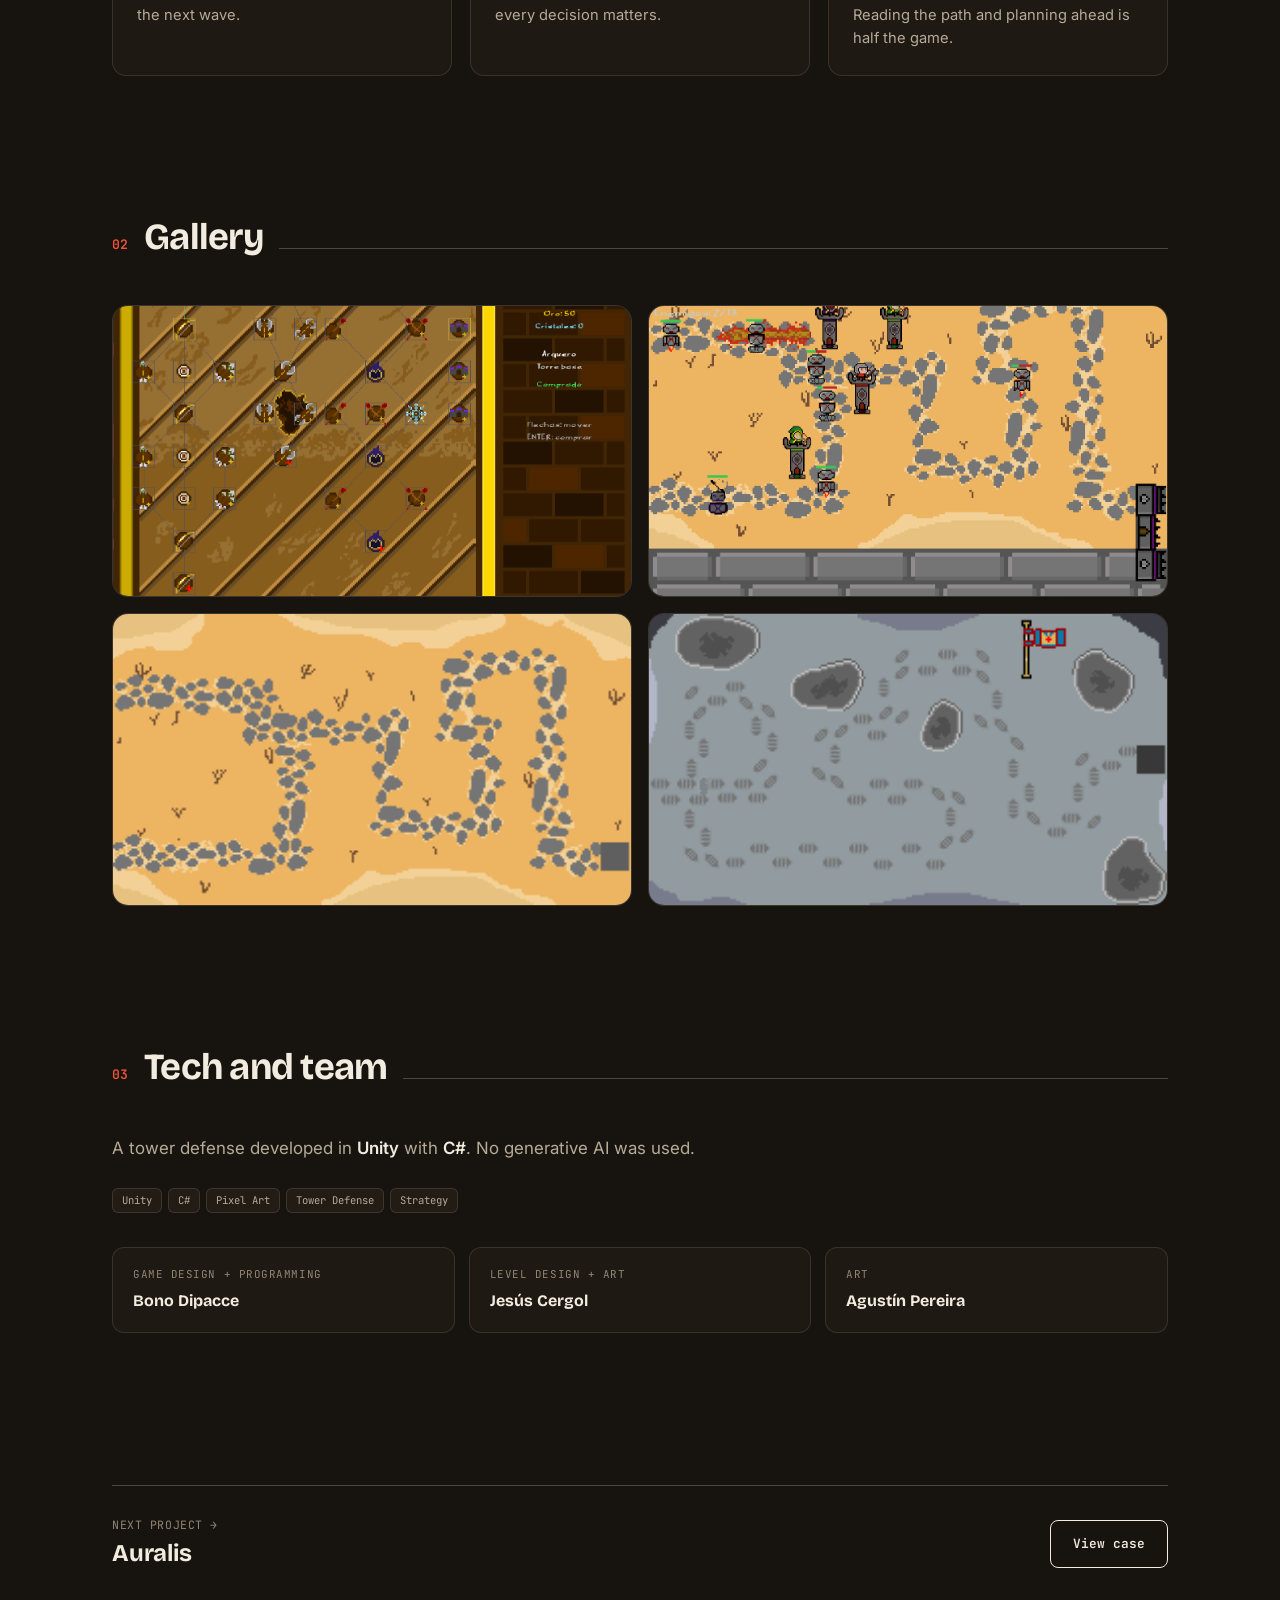
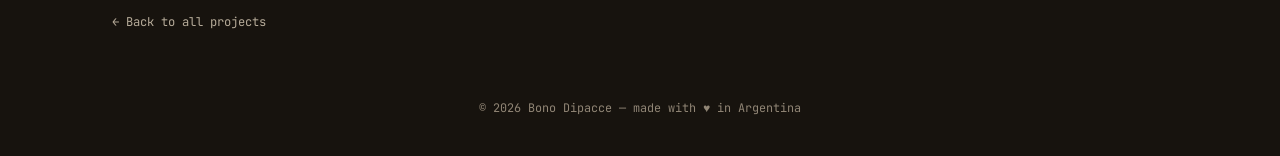
<file: proyecto-robots.html>
<!DOCTYPE html>
<html lang="es" data-lang="es">
<head>
<meta charset="UTF-8">
<meta name="viewport" content="width=device-width, initial-scale=1.0">
<title>Los Robots se Volvieron Locos y Atacan el Reino — Bono Dipacce</title>
<meta name="title-en" content="Los Robots se Volvieron Locos y Atacan el Reino — Bono Dipacce">
<meta name="description" content="Tower defense hecho en Unity y C#: defendé el castillo de oleadas de robots administrando torres, monedas y espacio. Caso de diseño y desarrollo.">
<link rel="canonical" href="https://lyed01.github.io/proyecto-robots.html">

<link rel="icon" href="favicon.png" type="image/png" sizes="32x32">
<link rel="icon" href="favicon.ico" sizes="any">
<link rel="apple-touch-icon" href="apple-touch-icon.png">
<meta name="theme-color" content="#17130E">

<meta property="og:type" content="article">
<meta property="og:site_name" content="Bono Dipacce — Portfolio">
<meta property="og:locale" content="es_AR">
<meta property="og:locale:alternate" content="en_US">
<meta property="og:title" content="Los Robots se Volvieron Locos y Atacan el Reino — Bono Dipacce">
<meta property="og:description" content="Tower defense: defendé el castillo de oleadas de robots administrando torres, monedas y espacio. ¿Cuántas oleadas aguantás?">
<meta property="og:url" content="https://lyed01.github.io/proyecto-robots.html">
<meta property="og:image" content="https://lyed01.github.io/img/og-robots.png">
<meta property="og:image:width" content="1200">
<meta property="og:image:height" content="630">
<meta property="og:image:alt" content="Los Robots se Volvieron Locos y Atacan el Reino — tower defense en pixel art">
<meta name="twitter:card" content="summary_large_image">

<link rel="preconnect" href="https://fonts.googleapis.com">
<link rel="preconnect" href="https://fonts.gstatic.com" crossorigin>
<link href="https://fonts.googleapis.com/css2?family=Bricolage+Grotesque:opsz,wght@12..96,400;12..96,600;12..96,700;12..96,800&family=Inter:wght@400;500;600&family=JetBrains+Mono:wght@400;500;600&display=swap" rel="stylesheet">
<link rel="stylesheet" href="style.css">
<script src="lang.js"></script>
<script src="site.js" defer></script>
</head>
<body>

<header>
  <nav class="wrap">
    <a href="index.html" class="logo"><span class="logo-mark"></span>Bono Dipacce</a>
    <div class="navlinks">
      <a href="index.html"><span lang="es">Inicio</span><span lang="en">Home</span></a>
      <a href="proyectos.html"><span lang="es">Otros proyectos</span><span lang="en">More projects</span></a>
      <a href="sobre-mi.html"><span lang="es">Sobre mí</span><span lang="en">About</span></a>
      <a href="index.html#contacto"><span lang="es">Contacto</span><span lang="en">Contact</span></a>
      <button class="lang-toggle" type="button" aria-label="Cambiar idioma / Change language"><span class="opt-es">ES</span><span class="sep">/</span><span class="opt-en">EN</span></button>
    </div>
  </nav>
</header>

<!-- ===================== HERO DEL PROYECTO ===================== -->
<section class="proj-hero">
  <div class="wrap">
    <div class="proj-kicker"><span lang="es">Tower Defense · Estrategia · Pixel Art</span><span lang="en">Tower Defense · Strategy · Pixel Art</span></div>
    <h1 class="proj-title">Los Robots se Volvieron Locos<br>y Atacan el Reino</h1>
    <p class="proj-lead" lang="es">El castillo del reino está bajo el ataque de una horda de robots que avanza sin parar, oleada tras oleada. Defendelo colocando torres y administrando <strong>monedas y espacio</strong> en el mapa. La pregunta es simple: <strong>¿cuántas oleadas aguanta tu castillo?</strong></p>
    <p class="proj-lead" lang="en"><em>The Robots Went Crazy and Attacked the Kingdom.</em> The kingdom's castle is under attack by a horde of robots that keeps coming, wave after wave. Defend it by placing towers and managing <strong>coins and space</strong> on the map. The question is simple: <strong>how many waves can your castle hold?</strong></p>
    <div class="proj-cta">
      <a href="https://lyed01.itch.io/los-robots-se-volvieron-locos-y-atacan-el-reino" target="_blank" rel="noopener" class="btn btn-fill"><span lang="es">Jugar / Descargar en itch.io ↗</span><span lang="en">Play / Download on itch.io ↗</span></a>
    </div>

    <!-- Barra de metadatos -->
    <div class="proj-meta">
      <div class="m"><div class="k"><span lang="es">Mi rol</span><span lang="en">My role</span></div><div class="v"><span lang="es">Game Design + Programación</span><span lang="en">Game Design + Programming</span></div></div>
      <div class="m"><div class="k"><span lang="es">Equipo</span><span lang="en">Team</span></div><div class="v"><span lang="es">Proyecto grupal</span><span lang="en">Team project</span></div></div>
      <div class="m"><div class="k"><span lang="es">Motor / Tech</span><span lang="en">Engine / Tech</span></div><div class="v">Unity · C#</div></div>
      <div class="m"><div class="k"><span lang="es">Género</span><span lang="en">Genre</span></div><div class="v">Tower Defense</div></div>
      <div class="m"><div class="k"><span lang="es">Plataforma</span><span lang="en">Platform</span></div><div class="v">Windows</div></div>
      <div class="m"><div class="k"><span lang="es">Estado</span><span lang="en">Status</span></div><div class="v"><span lang="es">En pausa</span><span lang="en">On hold</span></div></div>
    </div>
  </div>
</section>

<!-- Portada grande -->
<div class="wrap">
  <div class="shot proj-cover"><img src="img/robots-cover.png" alt="Portada de Los Robots se Volvieron Locos y Atacan el Reino" width="1274" height="960"></div>
</div>

<!-- ===================== CONCEPTO ===================== -->
<section class="section">
  <div class="wrap">
    <div class="section-head">
      <span class="section-num">01</span>
      <span class="section-title"><span lang="es">El concepto</span><span lang="en">The concept</span></span>
      <span class="section-line"></span>
    </div>
    <div class="prose">
      <p lang="es">Un <strong>tower defense</strong> directo en su promesa: aguantar. El jugador no persigue una meta lejana; sobrevive una oleada más, y otra, mientras el margen de error se achica. La idea fue sostener esa sensación de <strong>última línea de defensa</strong>.</p>
      <p lang="en">A <strong>tower defense</strong> that's straightforward about its promise: hold on. The player isn't chasing a distant goal; they survive one more wave, and another, while the margin for error shrinks. The idea was to sustain that feeling of being the <strong>last line of defense</strong>.</p>
    </div>

    <!-- Pilares de diseño -->
    <div class="pillars">
      <div class="pillar">
        <div class="n"><span lang="es">Pilar 01</span><span lang="en">Pillar 01</span></div>
        <h3><span lang="es">Recursos que aprietan</span><span lang="en">Tight resources</span></h3>
        <p lang="es">Monedas y espacio son limitados. Cada torre que colocás es una apuesta: gastás ahora o guardás para la oleada que viene.</p>
        <p lang="en">Coins and space are limited. Every tower you place is a bet: spend now or save for the next wave.</p>
      </div>
      <div class="pillar">
        <div class="n"><span lang="es">Pilar 02</span><span lang="en">Pillar 02</span></div>
        <h3><span lang="es">Tensión que escala</span><span lang="en">Escalating tension</span></h3>
        <p lang="es">Las oleadas suben de a poco. La dificultad no golpea de golpe: se acumula, hasta que cada decisión pesa.</p>
        <p lang="en">Waves ramp up gradually. The difficulty doesn't hit all at once: it builds up, until every decision matters.</p>
      </div>
      <div class="pillar">
        <div class="n"><span lang="es">Pilar 03</span><span lang="en">Pillar 03</span></div>
        <h3><span lang="es">El mapa como tablero</span><span lang="en">The map as a board</span></h3>
        <p lang="es">Dónde ponés cada torre define si la horda pasa o no. Leer el recorrido y anticipar es la mitad del juego.</p>
        <p lang="en">Where you place each tower decides whether the horde gets through. Reading the path and planning ahead is half the game.</p>
      </div>
    </div>
  </div>
</section>

<!-- ===================== GALERÍA ===================== -->
<section class="section">
  <div class="wrap">
    <div class="section-head">
      <span class="section-num">02</span>
      <span class="section-title"><span lang="es">Galería</span><span lang="en">Gallery</span></span>
      <span class="section-line"></span>
    </div>
    <div class="gallery">
      <div class="shot"><img src="img/robots-3.png" alt="Defensa del castillo con torres" width="1281" height="956" loading="lazy" decoding="async"></div>
      <div class="shot"><img src="img/robots-4.png" alt="Oleada de robots avanzando" width="1277" height="959" loading="lazy" decoding="async"></div>
      <div class="shot"><img src="img/robots-1.png" alt="Captura de gameplay" class="pixel" width="256" height="144" loading="lazy" decoding="async"></div>
      <div class="shot"><img src="img/robots-2.png" alt="Captura de gameplay" class="pixel" width="256" height="144" loading="lazy" decoding="async"></div>
    </div>
  </div>
</section>

<!-- ===================== TECH & CRÉDITOS ===================== -->
<section class="section">
  <div class="wrap">
    <div class="section-head">
      <span class="section-num">03</span>
      <span class="section-title"><span lang="es">Tecnología y equipo</span><span lang="en">Tech and team</span></span>
      <span class="section-line"></span>
    </div>
    <div class="prose" style="margin-bottom:26px;">
      <p lang="es">Tower defense desarrollado en <strong>Unity</strong> con <strong>C#</strong>. Sin uso de IA generativa.</p>
      <p lang="en">A tower defense developed in <strong>Unity</strong> with <strong>C#</strong>. No generative AI was used.</p>
    </div>
    <div class="pills" style="margin-bottom:34px;">
      <span class="pill">Unity</span>
      <span class="pill">C#</span>
      <span class="pill">Pixel Art</span>
      <span class="pill">Tower Defense</span>
      <span class="pill"><span lang="es">Estrategia</span><span lang="en">Strategy</span></span>
    </div>

    <div class="credits">
      <div class="credit"><div class="role"><span lang="es">Game Design + Programación</span><span lang="en">Game Design + Programming</span></div><div class="name">Bono Dipacce</div></div>
      <div class="credit"><div class="role"><span lang="es">Level Design + Arte</span><span lang="en">Level Design + Art</span></div><div class="name">Jesús Cergol</div></div>
      <div class="credit"><div class="role"><span lang="es">Arte</span><span lang="en">Art</span></div><div class="name">Agustín Pereira</div></div>
    </div>
  </div>
</section>

<!-- ===================== SIGUIENTE PROYECTO ===================== -->
<section class="section">
  <div class="wrap">
    <a href="proyecto-auralis.html" class="next-proj">
      <div>
        <div class="lbl"><span lang="es">Siguiente proyecto →</span><span lang="en">Next project →</span></div>
        <div class="nm">Auralis</div>
      </div>
      <span class="btn btn-ghost"><span lang="es">Ver caso</span><span lang="en">View case</span></span>
    </a>
    <a href="proyectos.html" class="backlink"><span lang="es">← Volver a todos los proyectos</span><span lang="en">← Back to all projects</span></a>
  </div>
</section>

<footer class="site-footer"><span lang="es">© 2026 Bono Dipacce — hecho con ♥ en Argentina</span><span lang="en">© 2026 Bono Dipacce — made with ♥ in Argentina</span></footer>

</body>
</html>
</file>
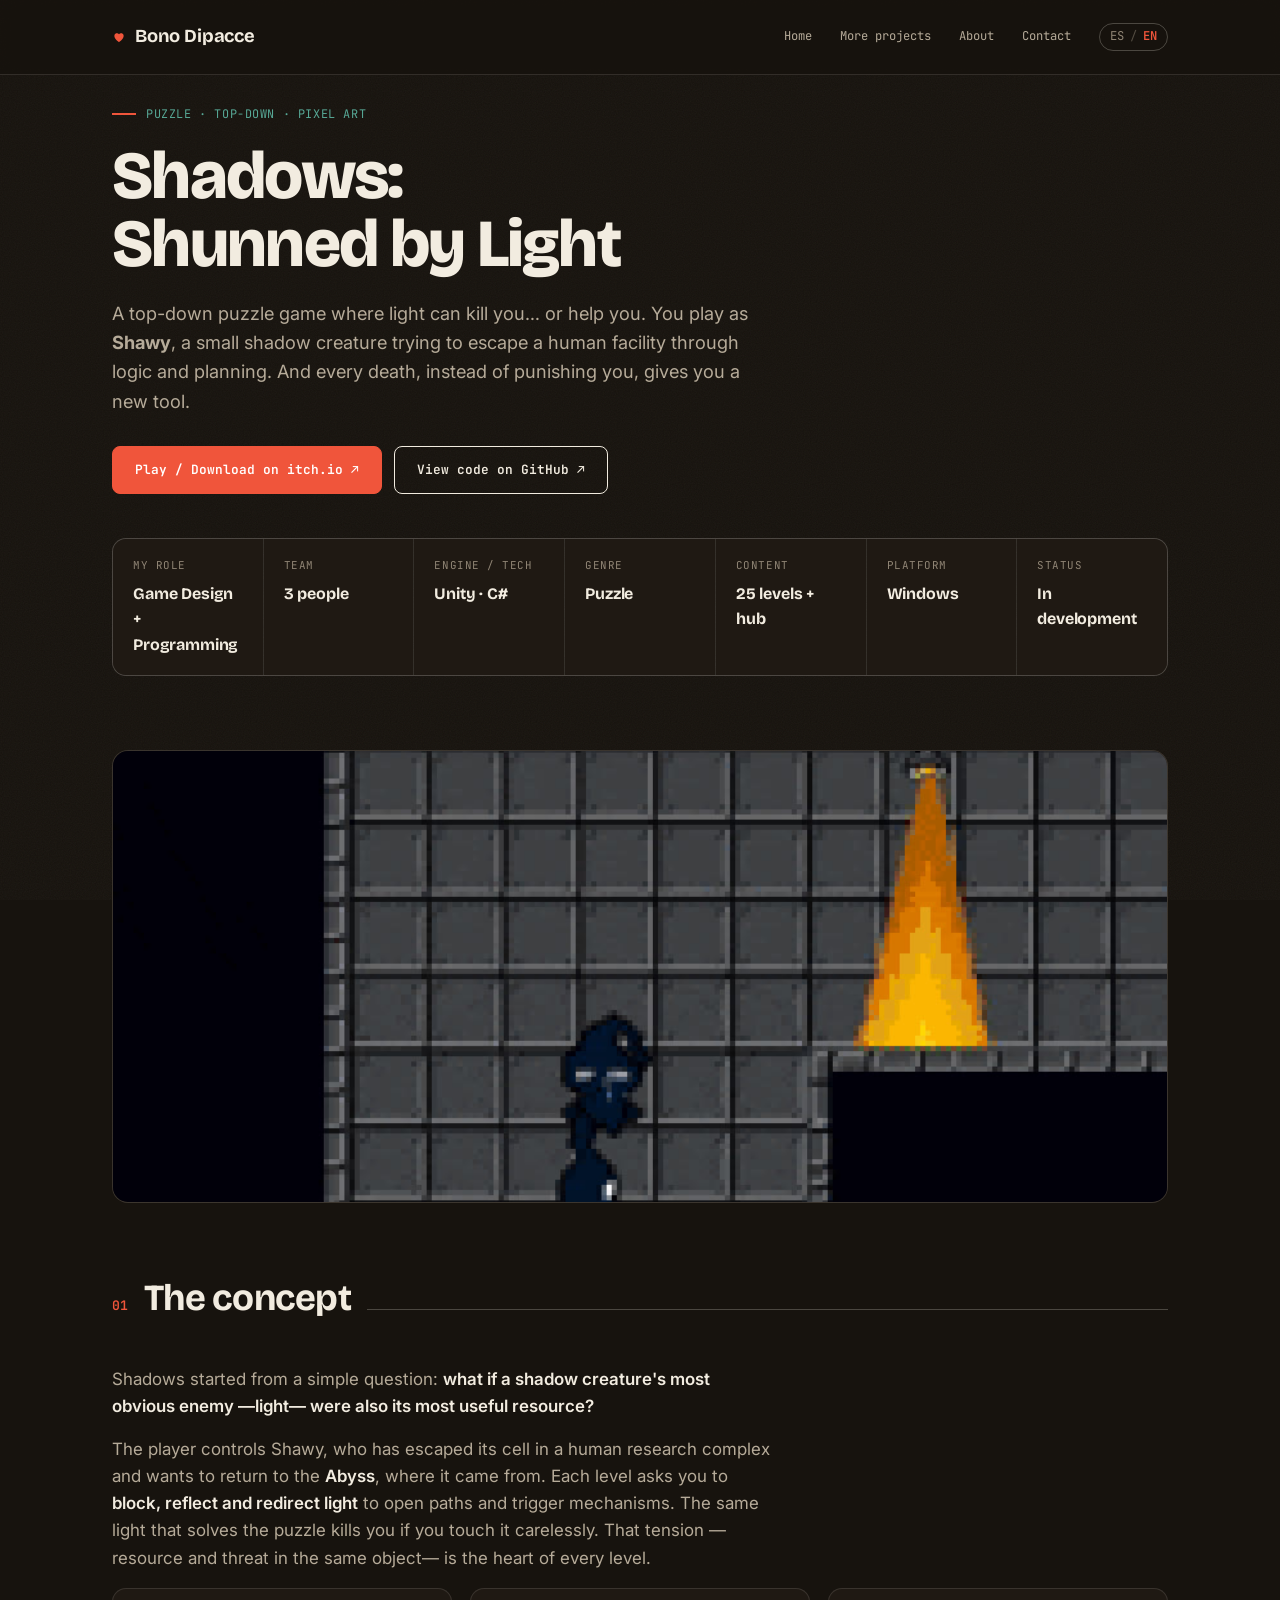
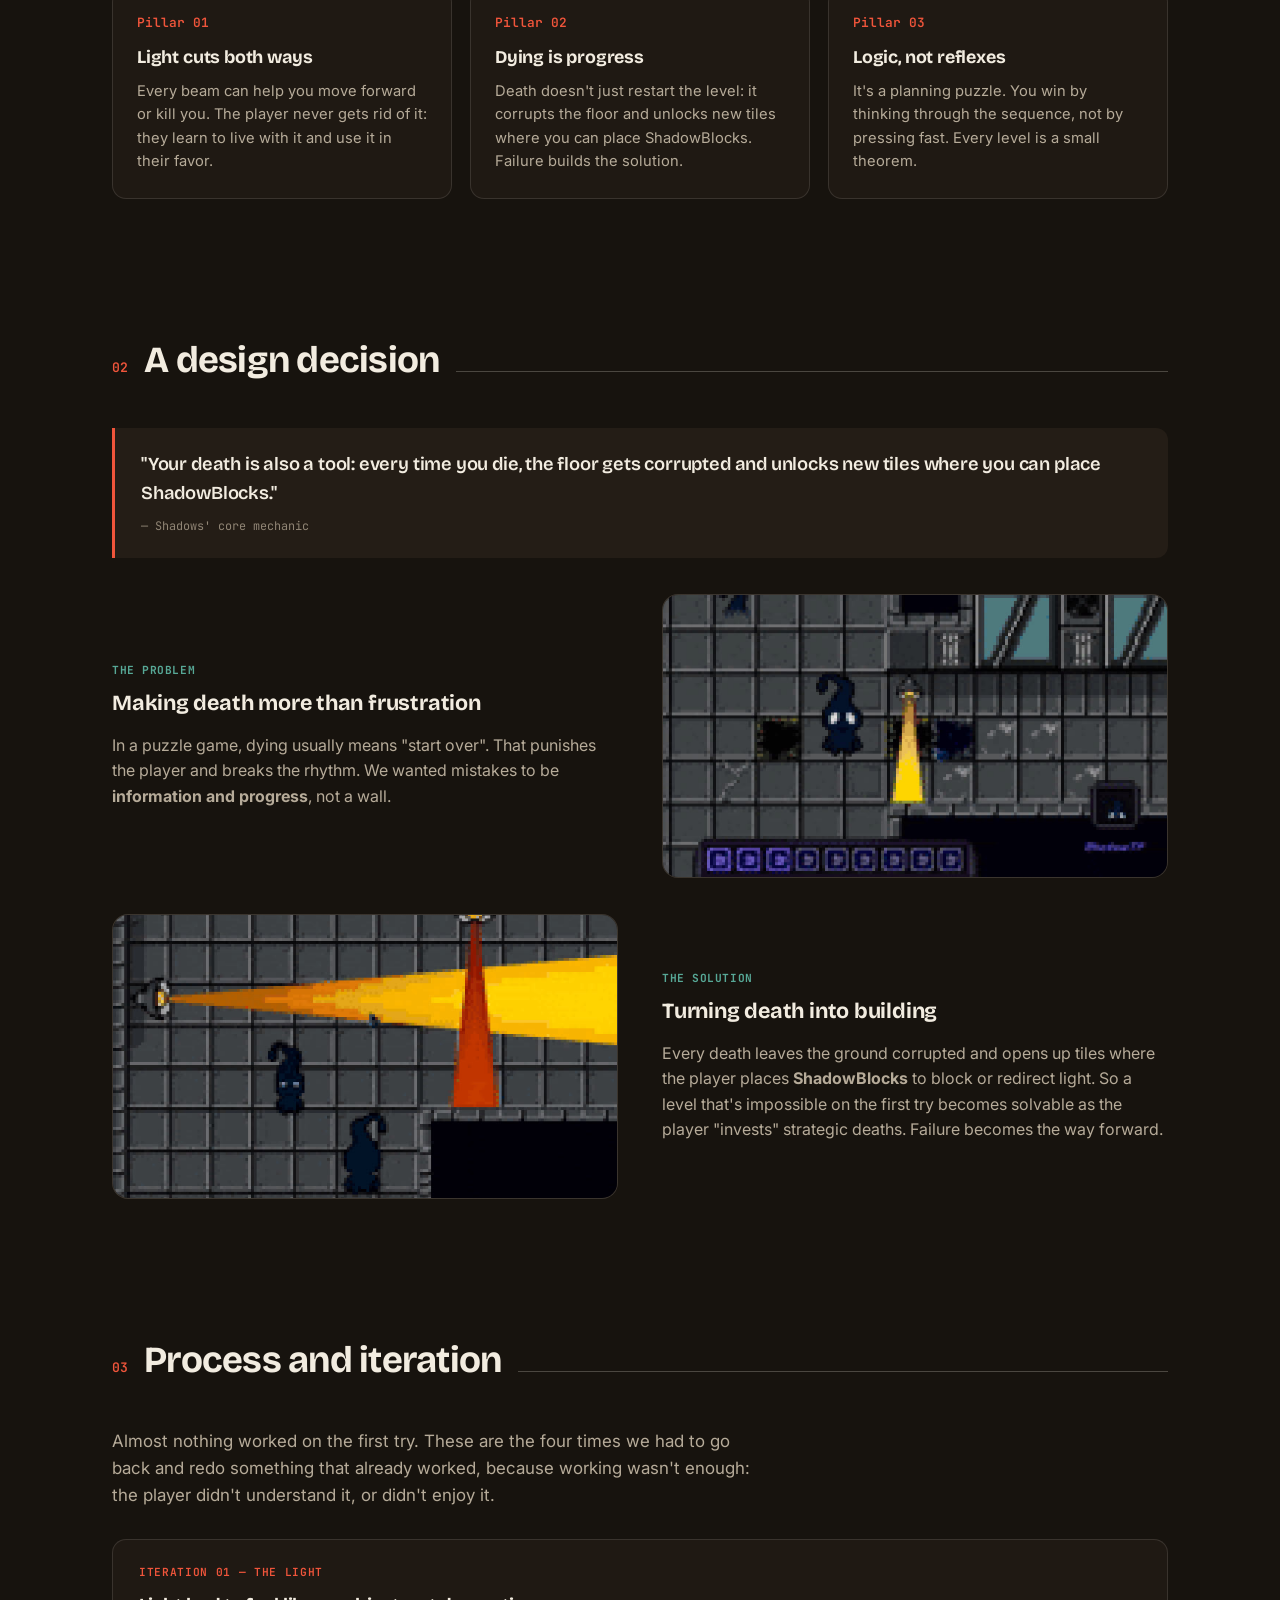
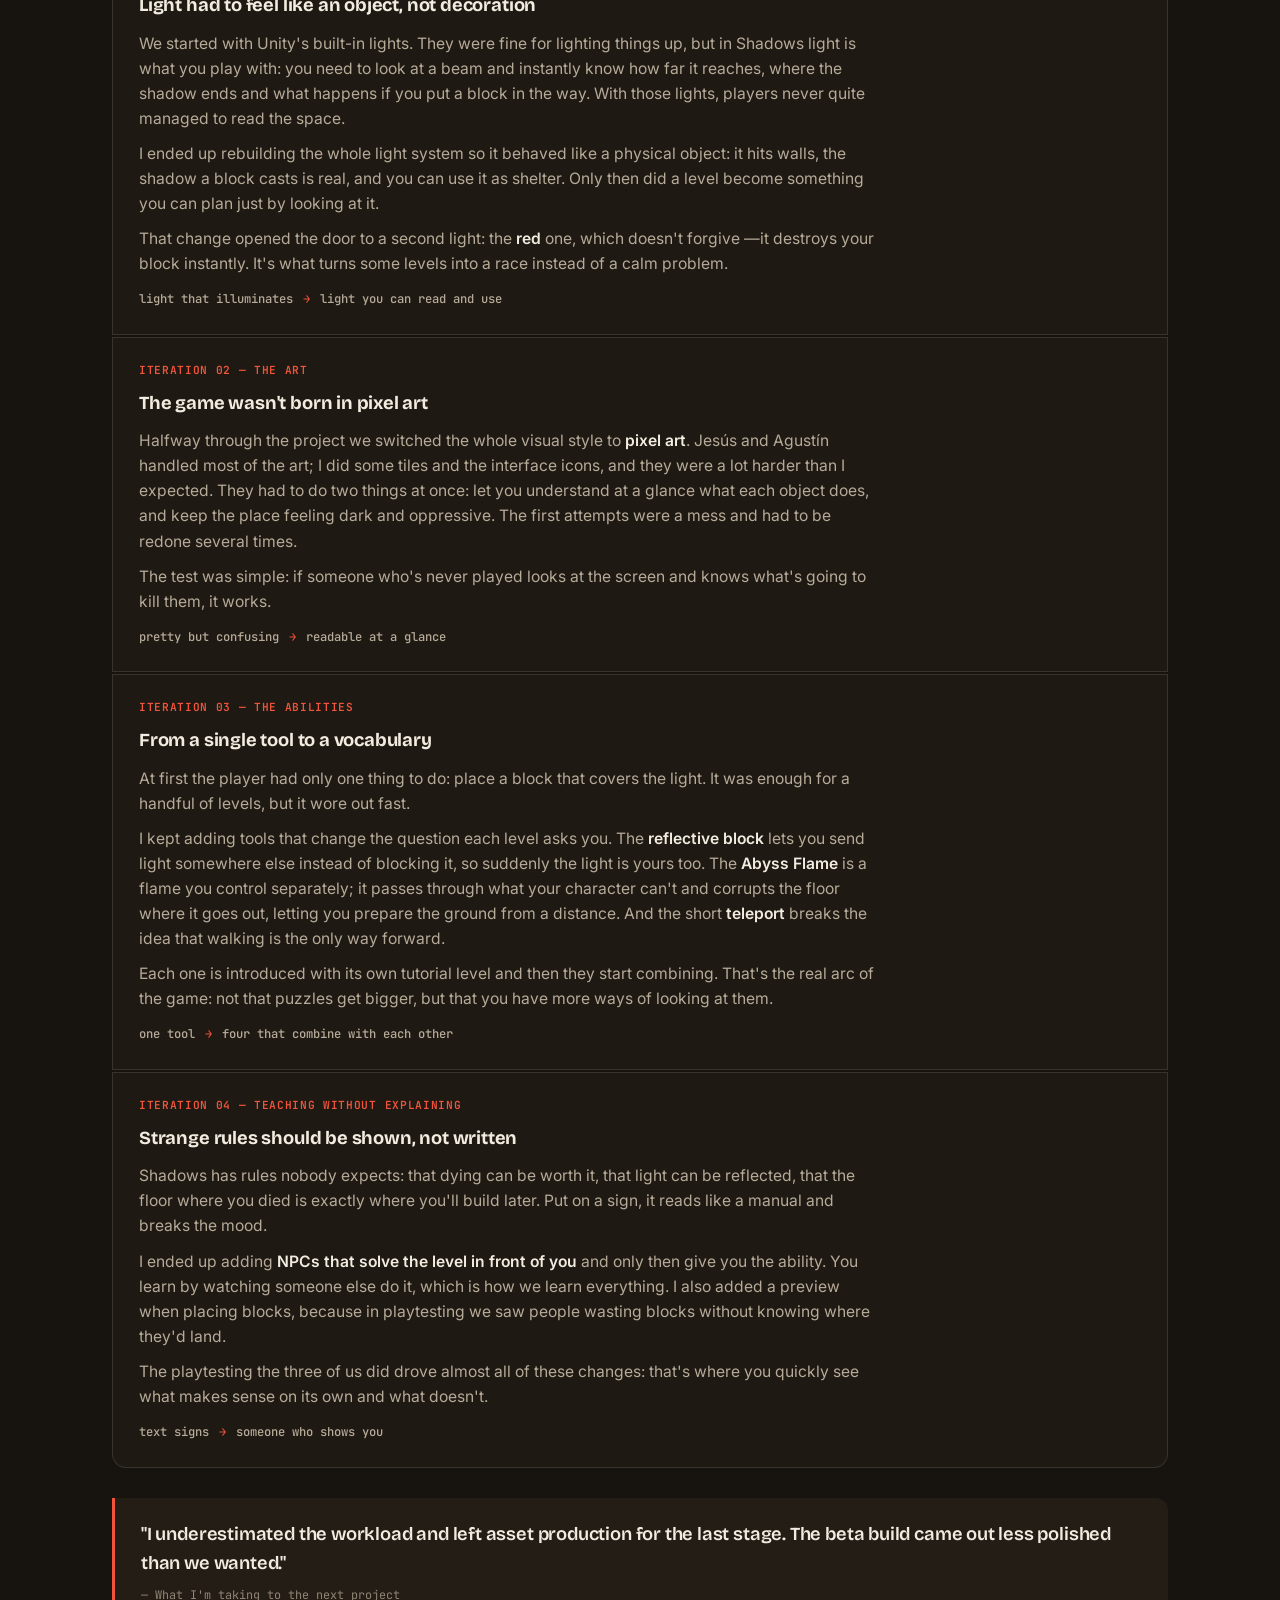
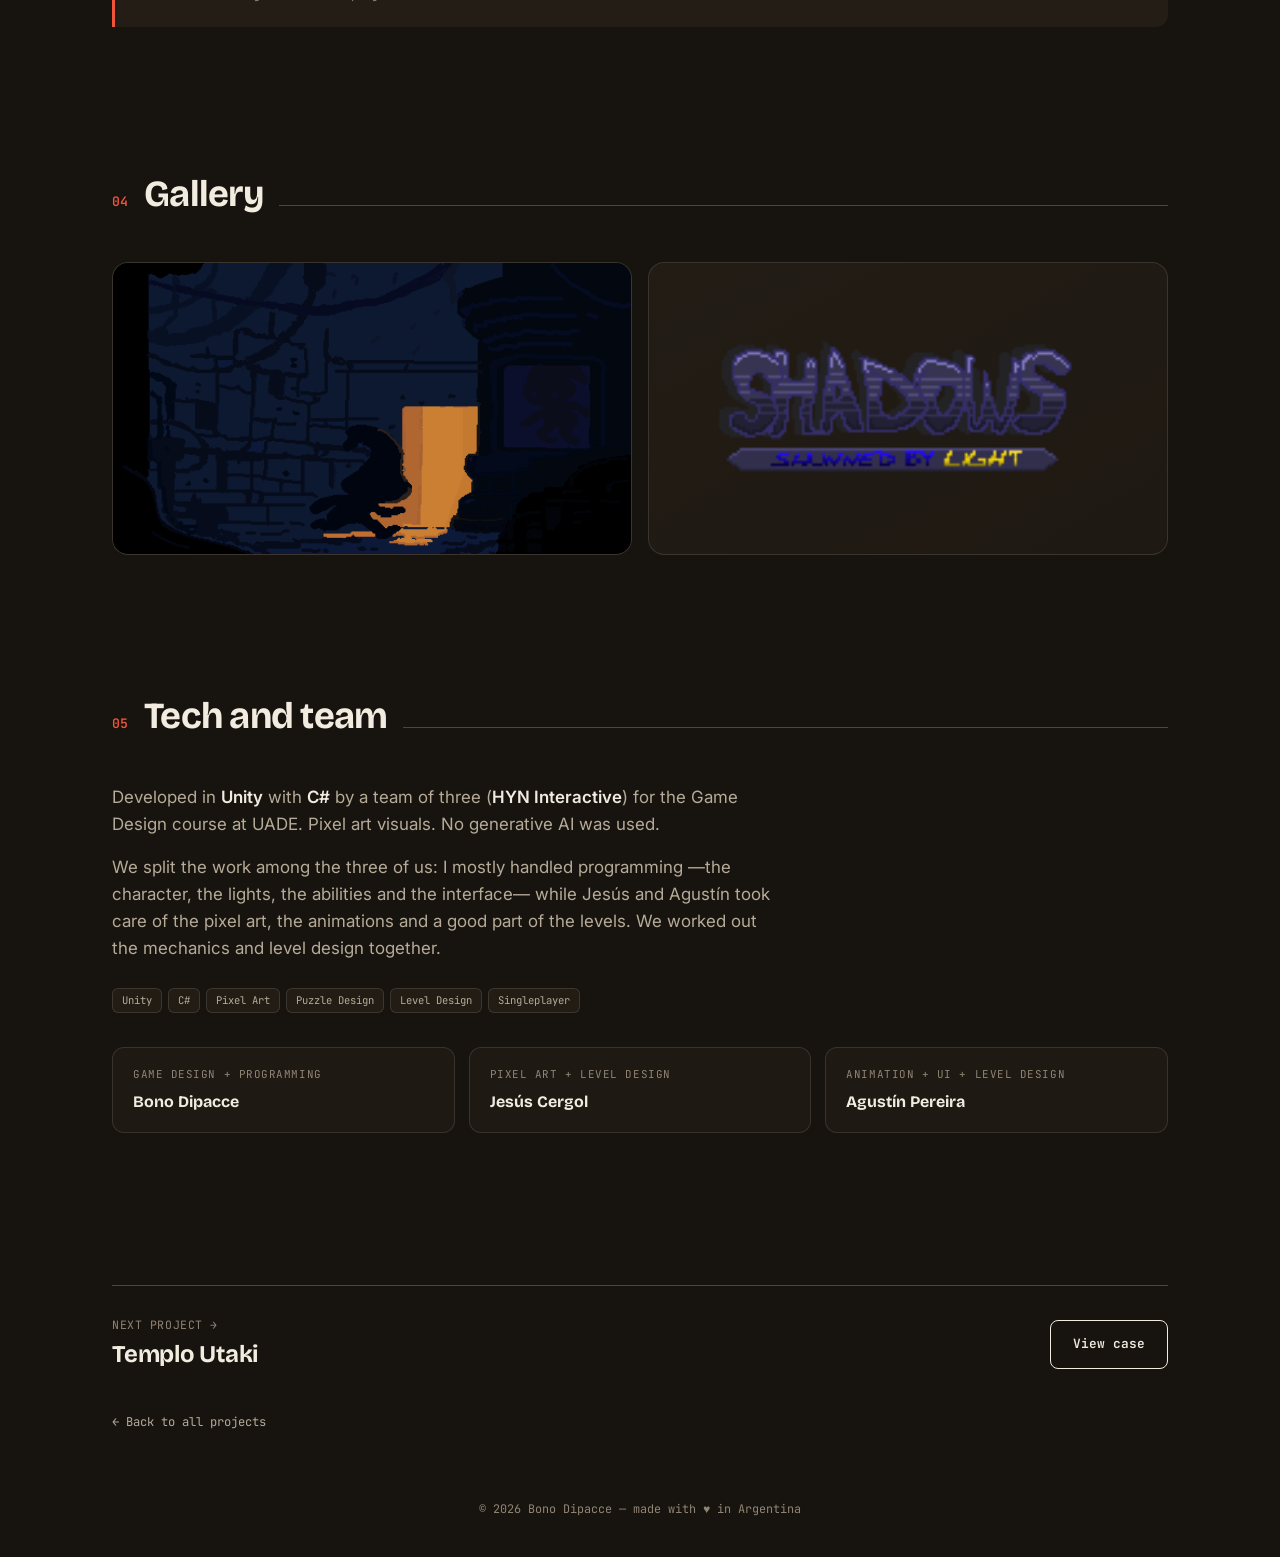
<file: proyecto-shadows.html>
<!DOCTYPE html>
<html lang="es" data-lang="es">
<head>
<meta charset="UTF-8">
<meta name="viewport" content="width=device-width, initial-scale=1.0">
<title>Shadows: Shunned by Light — Bono Dipacce</title>
<meta name="title-en" content="Shadows: Shunned by Light — Bono Dipacce">
<meta name="description" content="Puzzle top-down hecho en Unity y C# donde la luz te mata o te salva, y cada muerte corrompe el piso para darte herramientas nuevas. Caso de diseño y desarrollo.">
<link rel="canonical" href="https://lyed01.github.io/proyecto-shadows.html">

<link rel="icon" href="favicon.png" type="image/png" sizes="32x32">
<link rel="icon" href="favicon.ico" sizes="any">
<link rel="apple-touch-icon" href="apple-touch-icon.png">
<meta name="theme-color" content="#17130E">

<meta property="og:type" content="article">
<meta property="og:site_name" content="Bono Dipacce — Portfolio">
<meta property="og:locale" content="es_AR">
<meta property="og:locale:alternate" content="en_US">
<meta property="og:title" content="Shadows: Shunned by Light — Bono Dipacce">
<meta property="og:description" content="Un puzzle top-down donde la luz puede matarte… o ayudarte. Cada muerte, en vez de castigarte, te da una herramienta nueva.">
<meta property="og:url" content="https://lyed01.github.io/proyecto-shadows.html">
<meta property="og:image" content="https://lyed01.github.io/img/og-shadows.png">
<meta property="og:image:width" content="1200">
<meta property="og:image:height" content="630">
<meta property="og:image:alt" content="Shadows: Shunned by Light — puzzle top-down en pixel art">
<meta name="twitter:card" content="summary_large_image">

<link rel="preconnect" href="https://fonts.googleapis.com">
<link rel="preconnect" href="https://fonts.gstatic.com" crossorigin>
<link href="https://fonts.googleapis.com/css2?family=Bricolage+Grotesque:opsz,wght@12..96,400;12..96,600;12..96,700;12..96,800&family=Inter:wght@400;500;600&family=JetBrains+Mono:wght@400;500;600&display=swap" rel="stylesheet">
<link rel="stylesheet" href="style.css">
<script src="lang.js"></script>
<script src="site.js" defer></script>
</head>
<body>

<header>
  <nav class="wrap">
    <a href="index.html" class="logo"><span class="logo-mark"></span>Bono Dipacce</a>
    <div class="navlinks">
      <a href="index.html"><span lang="es">Inicio</span><span lang="en">Home</span></a>
      <a href="proyectos.html"><span lang="es">Otros proyectos</span><span lang="en">More projects</span></a>
      <a href="sobre-mi.html"><span lang="es">Sobre mí</span><span lang="en">About</span></a>
      <a href="index.html#contacto"><span lang="es">Contacto</span><span lang="en">Contact</span></a>
      <button class="lang-toggle" type="button" aria-label="Cambiar idioma / Change language"><span class="opt-es">ES</span><span class="sep">/</span><span class="opt-en">EN</span></button>
    </div>
  </nav>
</header>

<!-- ===================== HERO DEL PROYECTO ===================== -->
<section class="proj-hero">
  <div class="wrap">
    <div class="proj-kicker">Puzzle · Top-down · Pixel Art</div>
    <h1 class="proj-title">Shadows:<br>Shunned by Light</h1>
    <p class="proj-lead" lang="es">Un puzzle top-down donde la luz puede matarte… o ayudarte. Jugás como <strong>Shawy</strong>, una pequeña criatura de sombra que intenta escapar de una instalación humana usando lógica y planificación. Y cada muerte, en vez de castigarte, te da una herramienta nueva.</p>
    <p class="proj-lead" lang="en">A top-down puzzle game where light can kill you… or help you. You play as <strong>Shawy</strong>, a small shadow creature trying to escape a human facility through logic and planning. And every death, instead of punishing you, gives you a new tool.</p>
    <div class="proj-cta">
      <a href="https://lyed01.itch.io/shadows" target="_blank" rel="noopener" class="btn btn-fill"><span lang="es">Jugar / Descargar en itch.io ↗</span><span lang="en">Play / Download on itch.io ↗</span></a>
      <a href="https://github.com/Lyed01/Shadows" target="_blank" rel="noopener" class="btn btn-ghost"><span lang="es">Ver código en GitHub ↗</span><span lang="en">View code on GitHub ↗</span></a>
    </div>

    <!-- Barra de metadatos -->
    <div class="proj-meta">
      <div class="m"><div class="k"><span lang="es">Mi rol</span><span lang="en">My role</span></div><div class="v"><span lang="es">Game Design + Programación</span><span lang="en">Game Design + Programming</span></div></div>
      <div class="m"><div class="k"><span lang="es">Equipo</span><span lang="en">Team</span></div><div class="v"><span lang="es">3 personas</span><span lang="en">3 people</span></div></div>
      <div class="m"><div class="k"><span lang="es">Motor / Tech</span><span lang="en">Engine / Tech</span></div><div class="v">Unity · C#</div></div>
      <div class="m"><div class="k"><span lang="es">Género</span><span lang="en">Genre</span></div><div class="v">Puzzle</div></div>
      <div class="m"><div class="k"><span lang="es">Contenido</span><span lang="en">Content</span></div><div class="v"><span lang="es">25 niveles + hub</span><span lang="en">25 levels + hub</span></div></div>
      <div class="m"><div class="k"><span lang="es">Plataforma</span><span lang="en">Platform</span></div><div class="v">Windows</div></div>
      <div class="m"><div class="k"><span lang="es">Estado</span><span lang="en">Status</span></div><div class="v"><span lang="es">En desarrollo</span><span lang="en">In development</span></div></div>
    </div>
  </div>
</section>

<!-- Portada grande -->
<div class="wrap">
  <div class="shot proj-cover"><video autoplay muted loop playsinline preload="metadata" poster="img/shadows-cover-poster.jpg" aria-label="Gameplay de Shadows: la luz y la criatura de sombra"><source src="img/shadows-cover.mp4" type="video/mp4"></video></div>
</div>

<!-- ===================== CONCEPTO ===================== -->
<section class="section">
  <div class="wrap">
    <div class="section-head">
      <span class="section-num">01</span>
      <span class="section-title"><span lang="es">El concepto</span><span lang="en">The concept</span></span>
      <span class="section-line"></span>
    </div>
    <div class="prose">
      <p lang="es">Shadows arrancó de una pregunta simple: <strong>¿y si el enemigo más obvio de una criatura de sombra —la luz— fuera también su recurso más útil?</strong></p>
      <p lang="en">Shadows started from a simple question: <strong>what if a shadow creature's most obvious enemy —light— were also its most useful resource?</strong></p>
      <p lang="es">El jugador controla a Shawy, que se escapó de su celda en un complejo humano de investigación y quiere volver al <strong>Abismo</strong>, su lugar de origen. En cada nivel hay que <strong>bloquear, reflejar y redirigir la luz</strong> para abrir caminos y activar mecanismos. La misma luz que resuelve el puzzle es la que te mata si la tocás sin cuidado. Esa tensión —recurso y amenaza en el mismo objeto— es el corazón de cada nivel.</p>
      <p lang="en">The player controls Shawy, who has escaped its cell in a human research complex and wants to return to the <strong>Abyss</strong>, where it came from. Each level asks you to <strong>block, reflect and redirect light</strong> to open paths and trigger mechanisms. The same light that solves the puzzle kills you if you touch it carelessly. That tension —resource and threat in the same object— is the heart of every level.</p>
    </div>

    <!-- Pilares de diseño -->
    <div class="pillars">
      <div class="pillar">
        <div class="n"><span lang="es">Pilar 01</span><span lang="en">Pillar 01</span></div>
        <h3><span lang="es">La luz es doble filo</span><span lang="en">Light cuts both ways</span></h3>
        <p lang="es">Cada haz sirve para avanzar y para matarte. El jugador nunca la elimina: aprende a convivir con ella y a usarla a su favor.</p>
        <p lang="en">Every beam can help you move forward or kill you. The player never gets rid of it: they learn to live with it and use it in their favor.</p>
      </div>
      <div class="pillar">
        <div class="n"><span lang="es">Pilar 02</span><span lang="en">Pillar 02</span></div>
        <h3><span lang="es">Morir es progresar</span><span lang="en">Dying is progress</span></h3>
        <p lang="es">La muerte no reinicia sin más: corrompe el piso y desbloquea casillas nuevas donde colocar ShadowBlocks. El fracaso construye la solución.</p>
        <p lang="en">Death doesn't just restart the level: it corrupts the floor and unlocks new tiles where you can place ShadowBlocks. Failure builds the solution.</p>
      </div>
      <div class="pillar">
        <div class="n"><span lang="es">Pilar 03</span><span lang="en">Pillar 03</span></div>
        <h3><span lang="es">Lógica, no reflejos</span><span lang="en">Logic, not reflexes</span></h3>
        <p lang="es">Es un puzzle de planificación. Ganás pensando la secuencia, no apretando rápido. Cada nivel es un pequeño teorema.</p>
        <p lang="en">It's a planning puzzle. You win by thinking through the sequence, not by pressing fast. Every level is a small theorem.</p>
      </div>
    </div>
  </div>
</section>

<!-- ===================== LA MECÁNICA ESTRELLA ===================== -->
<section class="section">
  <div class="wrap">
    <div class="section-head">
      <span class="section-num">02</span>
      <span class="section-title"><span lang="es">Una decisión de diseño</span><span lang="en">A design decision</span></span>
      <span class="section-line"></span>
    </div>

    <div class="callout">
      <p lang="es">"Tu muerte también es una herramienta: cada vez que morís, el piso se corrompe y desbloquea casillas nuevas donde podés colocar ShadowBlocks."</p>
      <p lang="en">"Your death is also a tool: every time you die, the floor gets corrupted and unlocks new tiles where you can place ShadowBlocks."</p>
      <div class="who"><span lang="es">— Mecánica central de Shadows</span><span lang="en">— Shadows' core mechanic</span></div>
    </div>

    <div class="feature">
      <div class="feature-text">
        <h3 lang="es"><span class="tag">El problema</span>Que morir no sea solo frustración</h3>
        <h3 lang="en"><span class="tag">The problem</span>Making death more than frustration</h3>
        <p lang="es">En un puzzle, morir suele significar "volvé a empezar". Eso castiga al jugador y corta el ritmo. Buscábamos que el error fuera <strong>información y progreso</strong>, no un muro.</p>
        <p lang="en">In a puzzle game, dying usually means "start over". That punishes the player and breaks the rhythm. We wanted mistakes to be <strong>information and progress</strong>, not a wall.</p>
      </div>
      <div class="feature-media">
        <div class="shot"><video autoplay muted loop playsinline preload="metadata" poster="img/shadows-mech1-poster.jpg" aria-label="El piso corrompiéndose al morir"><source src="img/shadows-mech1.mp4" type="video/mp4"></video></div>
      </div>
    </div>

    <div class="feature">
      <div class="feature-text">
        <h3 lang="es"><span class="tag">La solución</span>Convertir la muerte en construcción</h3>
        <h3 lang="en"><span class="tag">The solution</span>Turning death into building</h3>
        <p lang="es">Cada muerte deja el terreno corrompido y habilita casillas donde el jugador coloca <strong>ShadowBlocks</strong> para bloquear o redirigir la luz. Así, un nivel imposible al primer intento se vuelve resoluble a medida que el jugador "invierte" muertes estratégicas. El fracaso se transforma en la mecánica de avance.</p>
        <p lang="en">Every death leaves the ground corrupted and opens up tiles where the player places <strong>ShadowBlocks</strong> to block or redirect light. So a level that's impossible on the first try becomes solvable as the player "invests" strategic deaths. Failure becomes the way forward.</p>
      </div>
      <div class="feature-media">
        <div class="shot"><video autoplay muted loop playsinline preload="metadata" poster="img/shadows-mech2-poster.jpg" aria-label="Colocando ShadowBlocks para redirigir la luz"><source src="img/shadows-mech2.mp4" type="video/mp4"></video></div>
      </div>
    </div>
  </div>
</section>

<!-- ===================== PROCESO / ITERACIÓN ===================== -->
<section class="section">
  <div class="wrap">
    <div class="section-head">
      <span class="section-num">03</span>
      <span class="section-title"><span lang="es">Proceso e iteración</span><span lang="en">Process and iteration</span></span>
      <span class="section-line"></span>
    </div>
    <div class="prose">
      <p lang="es">Casi nada salió bien al primer intento. Estas son las cuatro veces que tuvimos que volver atrás y rehacer algo que ya funcionaba, porque funcionar no alcanzaba: el jugador no lo entendía, o no lo disfrutaba.</p>
      <p lang="en">Almost nothing worked on the first try. These are the four times we had to go back and redo something that already worked, because working wasn't enough: the player didn't understand it, or didn't enjoy it.</p>
    </div>

    <div class="iters">

      <div class="iter">
        <div class="n"><span lang="es">Iteración 01 — La luz</span><span lang="en">Iteration 01 — The light</span></div>
        <h3><span lang="es">La luz tenía que sentirse como un objeto, no como una decoración</span><span lang="en">Light had to feel like an object, not decoration</span></h3>
        <p lang="es">Arrancamos con las luces que Unity trae hechas. Servían para iluminar, pero en Shadows la luz es lo que jugás: tenés que poder mirar un haz y saber en el acto hasta dónde llega, dónde termina la sombra y qué pasa si ponés un bloque en el medio. Con esas luces el jugador nunca terminaba de leer el espacio.</p>
        <p lang="en">We started with Unity's built-in lights. They were fine for lighting things up, but in Shadows light is what you play with: you need to look at a beam and instantly know how far it reaches, where the shadow ends and what happens if you put a block in the way. With those lights, players never quite managed to read the space.</p>
        <p lang="es">Terminé rehaciendo el sistema de luz entero para que se comportara como un objeto físico: choca contra las paredes, la sombra que proyecta un bloque es real y la podés usar como refugio. Recién ahí el nivel se volvió algo que se puede planificar mirando.</p>
        <p lang="en">I ended up rebuilding the whole light system so it behaved like a physical object: it hits walls, the shadow a block casts is real, and you can use it as shelter. Only then did a level become something you can plan just by looking at it.</p>
        <p lang="es">Ese cambio me habilitó una segunda luz: la <strong>roja</strong>, que no perdona —te destruye el bloque al instante—. Es la que convierte algunos niveles en una carrera y no en un problema tranquilo.</p>
        <p lang="en">That change opened the door to a second light: the <strong>red</strong> one, which doesn't forgive —it destroys your block instantly. It's what turns some levels into a race instead of a calm problem.</p>
        <div class="swap"><b lang="es">luz que ilumina</b><b lang="en">light that illuminates</b><span class="arrow">→</span><b lang="es">luz que se lee y se usa</b><b lang="en">light you can read and use</b></div>
      </div>

      <div class="iter">
        <div class="n"><span lang="es">Iteración 02 — El arte</span><span lang="en">Iteration 02 — The art</span></div>
        <h3><span lang="es">El juego no nació en pixel art</span><span lang="en">The game wasn't born in pixel art</span></h3>
        <p lang="es">A mitad del proyecto cambiamos todo el estilo visual a <strong>pixel art</strong>. El grueso del arte lo llevaron Jesús y Agustín; a mí me tocaron algunos tiles y los iconos de la interfaz, y me costaron bastante más de lo que imaginaba. Tenían que resolver dos cosas a la vez: que entiendas de un vistazo qué hace cada objeto, y que el lugar siga sintiéndose oscuro y opresivo. Los primeros intentos fueron un desastre y hubo que rehacerlos varias veces.</p>
        <p lang="en">Halfway through the project we switched the whole visual style to <strong>pixel art</strong>. Jesús and Agustín handled most of the art; I did some tiles and the interface icons, and they were a lot harder than I expected. They had to do two things at once: let you understand at a glance what each object does, and keep the place feeling dark and oppressive. The first attempts were a mess and had to be redone several times.</p>
        <p lang="es">La prueba de que estaba bien era simple: si alguien que nunca jugó mira la pantalla y sabe qué lo va a matar, funciona.</p>
        <p lang="en">The test was simple: if someone who's never played looks at the screen and knows what's going to kill them, it works.</p>
        <div class="swap"><b lang="es">bonito pero confuso</b><b lang="en">pretty but confusing</b><span class="arrow">→</span><b lang="es">legible de un vistazo</b><b lang="en">readable at a glance</b></div>
      </div>

      <div class="iter">
        <div class="n"><span lang="es">Iteración 03 — Las habilidades</span><span lang="en">Iteration 03 — The abilities</span></div>
        <h3><span lang="es">De una sola herramienta a un vocabulario</span><span lang="en">From a single tool to a vocabulary</span></h3>
        <p lang="es">Al principio el jugador tenía una sola cosa para hacer: poner un bloque que tapa la luz. Alcanzaba para unos cuantos niveles, pero se agotaba rápido.</p>
        <p lang="en">At first the player had only one thing to do: place a block that covers the light. It was enough for a handful of levels, but it wore out fast.</p>
        <p lang="es">Fui sumando herramientas que cambian la pregunta que te hace el nivel. El <strong>bloque reflectante</strong> te deja mandar la luz a otro lado en vez de apagarla, así que de golpe la luz también es tuya. La <strong>Llama del Abismo</strong> es una llama que manejás por separado, atraviesa lo que tu personaje no puede y corrompe el suelo donde se apaga: te deja preparar el terreno a distancia. Y el <strong>teletransporte</strong> corto rompe la idea de que sólo se avanza caminando.</p>
        <p lang="en">I kept adding tools that change the question each level asks you. The <strong>reflective block</strong> lets you send light somewhere else instead of blocking it, so suddenly the light is yours too. The <strong>Abyss Flame</strong> is a flame you control separately; it passes through what your character can't and corrupts the floor where it goes out, letting you prepare the ground from a distance. And the short <strong>teleport</strong> breaks the idea that walking is the only way forward.</p>
        <p lang="es">Cada una entra con su propio nivel-tutorial y después se combinan. Ese es el arco real del juego: no que los puzzles se hagan más grandes, sino que tengas más formas de mirarlos.</p>
        <p lang="en">Each one is introduced with its own tutorial level and then they start combining. That's the real arc of the game: not that puzzles get bigger, but that you have more ways of looking at them.</p>
        <div class="swap"><b lang="es">una herramienta</b><b lang="en">one tool</b><span class="arrow">→</span><b lang="es">cuatro que se combinan entre sí</b><b lang="en">four that combine with each other</b></div>
      </div>

      <div class="iter">
        <div class="n"><span lang="es">Iteración 04 — Enseñar sin explicar</span><span lang="en">Iteration 04 — Teaching without explaining</span></div>
        <h3><span lang="es">Las reglas raras hay que mostrarlas, no escribirlas</span><span lang="en">Strange rules should be shown, not written</span></h3>
        <p lang="es">Shadows tiene reglas que nadie espera: que convenga morir, que la luz se pueda reflejar, que el piso donde moriste sea justamente donde después vas a construir. Puesto en un cartel, suena a instructivo y corta el clima.</p>
        <p lang="en">Shadows has rules nobody expects: that dying can be worth it, that light can be reflected, that the floor where you died is exactly where you'll build later. Put on a sign, it reads like a manual and breaks the mood.</p>
        <p lang="es">Terminé poniendo <strong>NPCs que resuelven el nivel adelante tuyo</strong> y recién después te dan la habilidad. Aprendés mirando a otro hacerlo, que es como se aprende todo. Sumé también una previsualización al colocar bloques, porque en el playtesting se veía a la gente gastando bloques por no saber dónde iban a caer.</p>
        <p lang="en">I ended up adding <strong>NPCs that solve the level in front of you</strong> and only then give you the ability. You learn by watching someone else do it, which is how we learn everything. I also added a preview when placing blocks, because in playtesting we saw people wasting blocks without knowing where they'd land.</p>
        <p lang="es">El playtesting que hicimos entre los tres fue el que marcó casi todos estos cambios: ahí se nota rápido qué se entiende solo y qué no.</p>
        <p lang="en">The playtesting the three of us did drove almost all of these changes: that's where you quickly see what makes sense on its own and what doesn't.</p>
        <div class="swap"><b lang="es">carteles de texto</b><b lang="en">text signs</b><span class="arrow">→</span><b lang="es">alguien que te lo muestra</b><b lang="en">someone who shows you</b></div>
      </div>

    </div>

    <div class="callout" style="margin-top:30px;">
      <p lang="es">"Subestimé la carga horaria y dejé la producción de assets para la última etapa. La build de la beta salió menos pulida de lo que queríamos."</p>
      <p lang="en">"I underestimated the workload and left asset production for the last stage. The beta build came out less polished than we wanted."</p>
      <div class="who"><span lang="es">— Lo que me llevo para el próximo proyecto</span><span lang="en">— What I'm taking to the next project</span></div>
    </div>
  </div>
</section>

<!-- ===================== GALERÍA ===================== -->
<section class="section">
  <div class="wrap">
    <div class="section-head">
      <span class="section-num">04</span>
      <span class="section-title"><span lang="es">Galería</span><span lang="en">Gallery</span></span>
      <span class="section-line"></span>
    </div>
    <div class="gallery">
      <div class="shot"><img src="img/shadows-1.png" alt="Captura de un nivel de Shadows" class="pixel" width="480" height="270" loading="lazy" decoding="async"></div>
      <div class="shot"><img src="img/shadows-2.png" alt="Arte de Shadows" class="pixel" width="200" height="200" loading="lazy" decoding="async"></div>
    </div>
  </div>
</section>

<!-- ===================== TECH & CRÉDITOS ===================== -->
<section class="section">
  <div class="wrap">
    <div class="section-head">
      <span class="section-num">05</span>
      <span class="section-title"><span lang="es">Tecnología y equipo</span><span lang="en">Tech and team</span></span>
      <span class="section-line"></span>
    </div>
    <div class="prose" style="margin-bottom:26px;">
      <p lang="es">Desarrollado en <strong>Unity</strong> con <strong>C#</strong> por un equipo de tres (<strong>HYN Interactive</strong>) para la materia de Diseño de Videojuegos, UADE. Arte en pixel art. Sin uso de IA generativa.</p>
      <p lang="en">Developed in <strong>Unity</strong> with <strong>C#</strong> by a team of three (<strong>HYN Interactive</strong>) for the Game Design course at UADE. Pixel art visuals. No generative AI was used.</p>
      <p lang="es">Nos repartimos el trabajo entre los tres: a mí me tocó sobre todo programar —el personaje, las luces, las habilidades y la interfaz—, mientras Jesús y Agustín se ocuparon del pixel art, las animaciones y buena parte de los niveles. Las mecánicas y el diseño de los niveles los fuimos discutiendo entre todos.</p>
      <p lang="en">We split the work among the three of us: I mostly handled programming —the character, the lights, the abilities and the interface— while Jesús and Agustín took care of the pixel art, the animations and a good part of the levels. We worked out the mechanics and level design together.</p>
    </div>
    <div class="pills" style="margin-bottom:34px;">
      <span class="pill">Unity</span>
      <span class="pill">C#</span>
      <span class="pill">Pixel Art</span>
      <span class="pill">Puzzle Design</span>
      <span class="pill">Level Design</span>
      <span class="pill">Singleplayer</span>
    </div>

    <div class="credits">
      <div class="credit"><div class="role"><span lang="es">Game Design + Programación</span><span lang="en">Game Design + Programming</span></div><div class="name">Bono Dipacce</div></div>
      <div class="credit"><div class="role">Pixel Art + Level Design</div><div class="name">Jesús Cergol</div></div>
      <div class="credit"><div class="role"><span lang="es">Animación + UI + Level Design</span><span lang="en">Animation + UI + Level Design</span></div><div class="name">Agustín Pereira</div></div>
    </div>
  </div>
</section>

<!-- ===================== SIGUIENTE PROYECTO ===================== -->
<section class="section">
  <div class="wrap">
    <a href="proyecto-templo-utaki.html" class="next-proj">
      <div>
        <div class="lbl"><span lang="es">Siguiente proyecto →</span><span lang="en">Next project →</span></div>
        <div class="nm">Templo Utaki</div>
      </div>
      <span class="btn btn-ghost"><span lang="es">Ver caso</span><span lang="en">View case</span></span>
    </a>
    <a href="proyectos.html" class="backlink"><span lang="es">← Volver a todos los proyectos</span><span lang="en">← Back to all projects</span></a>
  </div>
</section>

<footer class="site-footer"><span lang="es">© 2026 Bono Dipacce — hecho con ♥ en Argentina</span><span lang="en">© 2026 Bono Dipacce — made with ♥ in Argentina</span></footer>

</body>
</html>
</file>
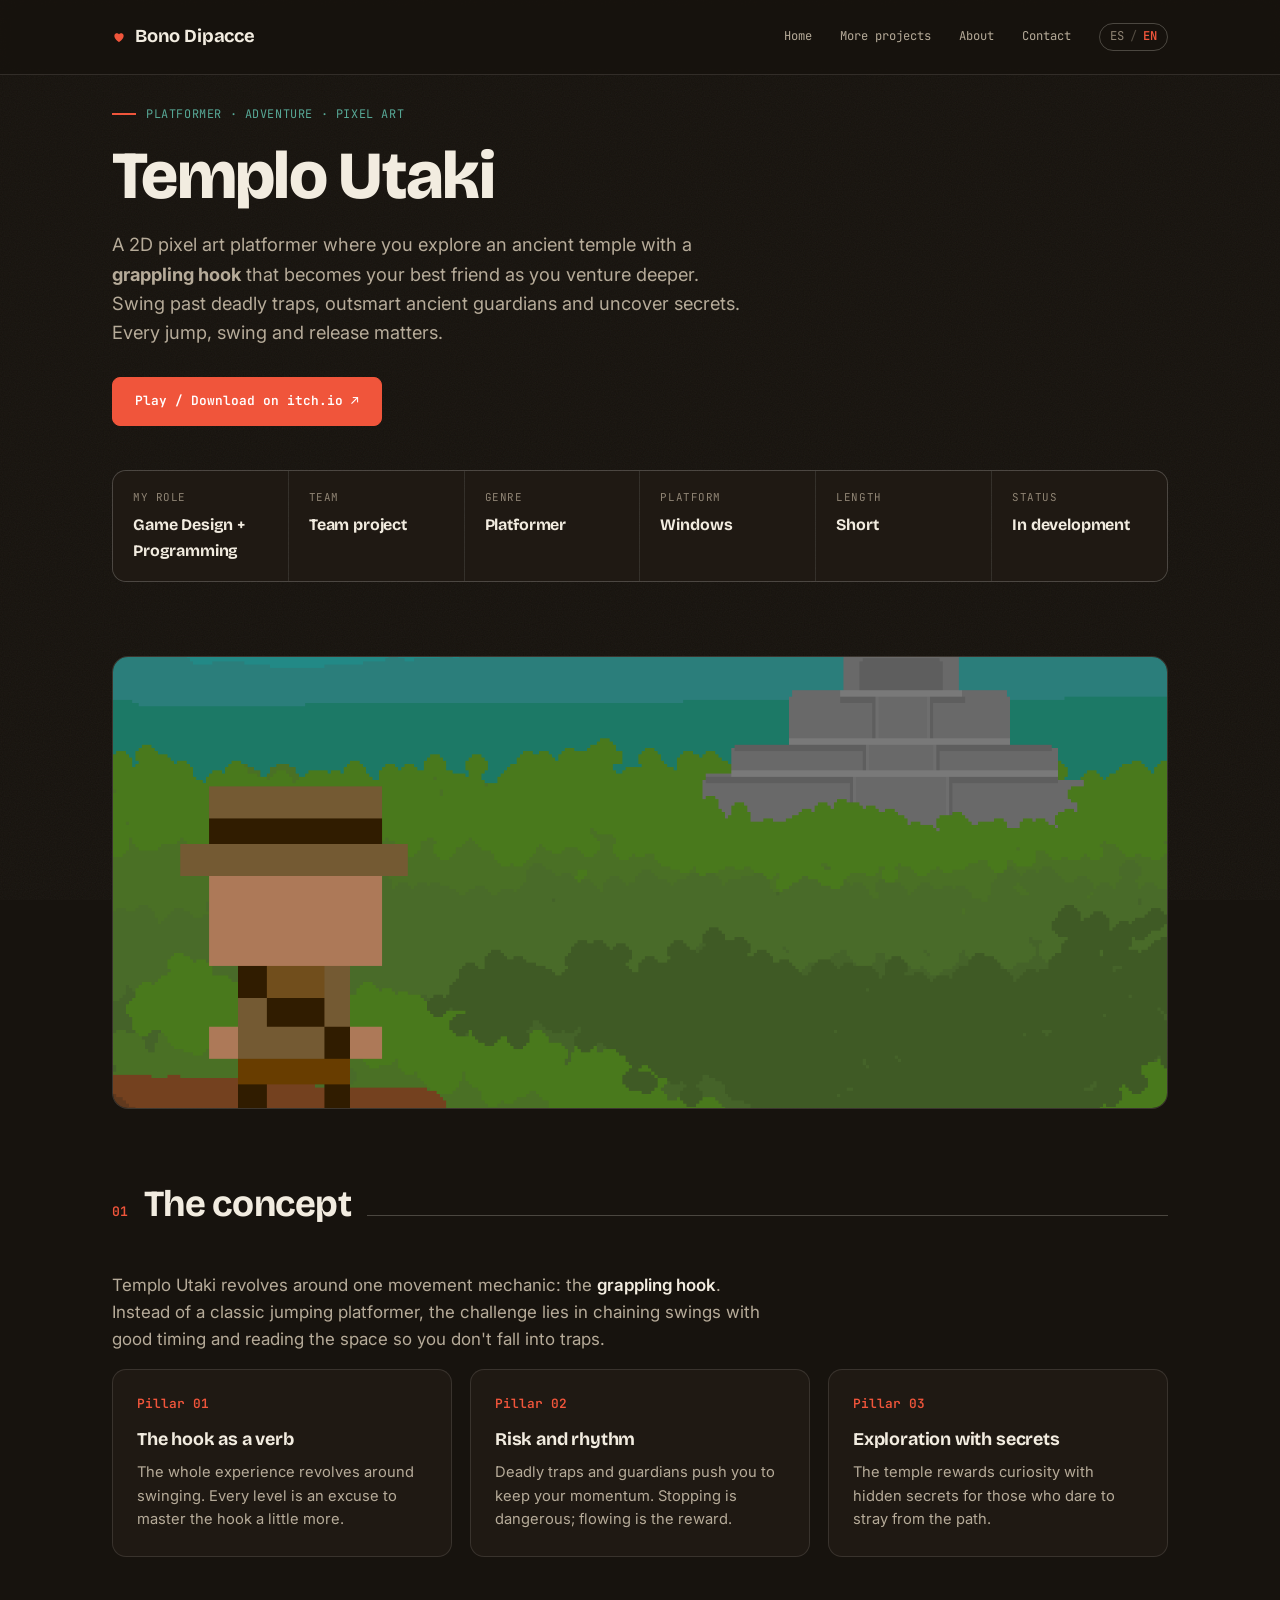
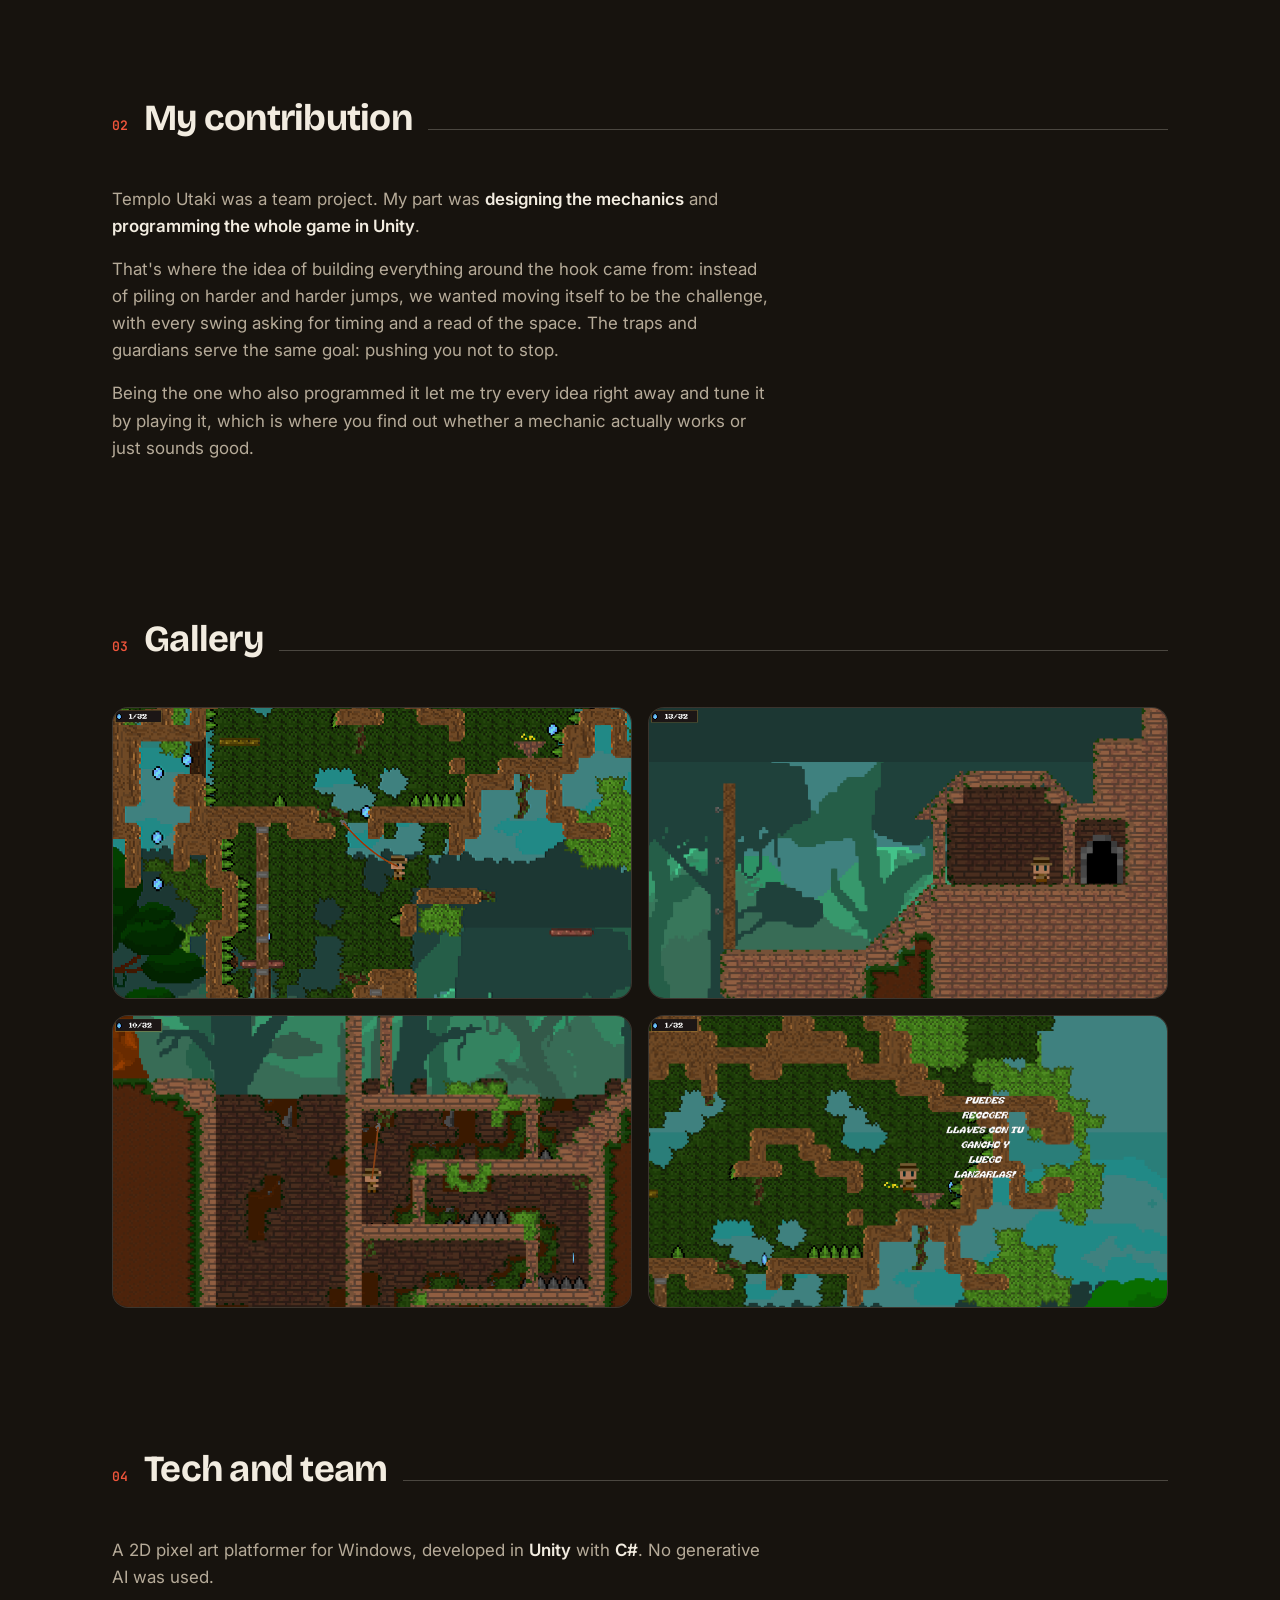
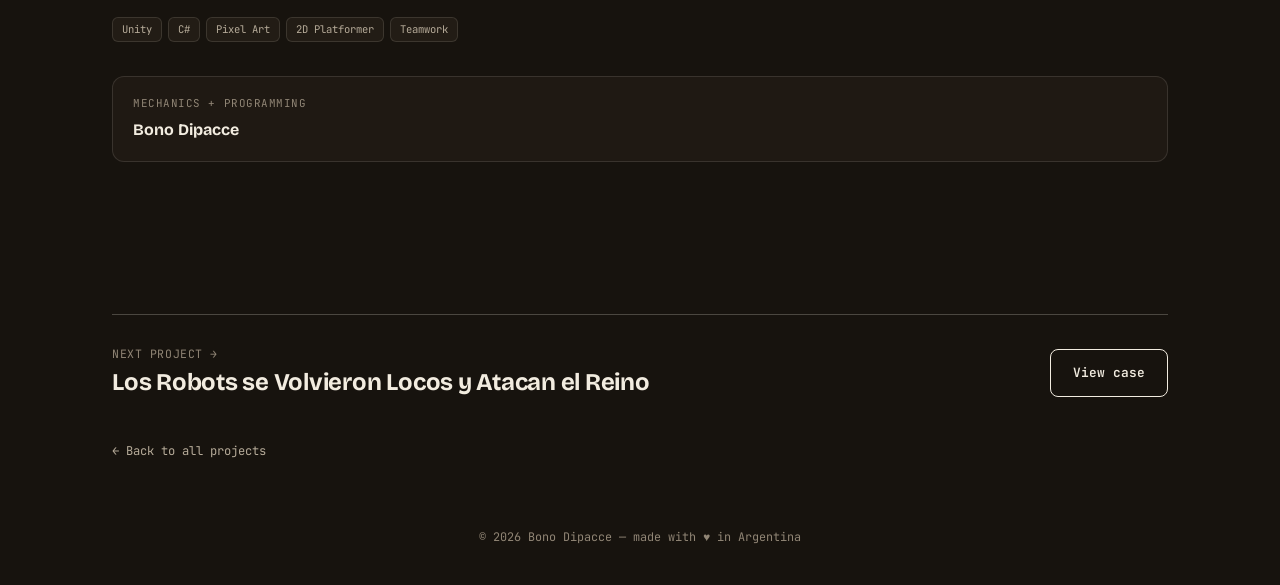
<file: proyecto-templo-utaki.html>
<!DOCTYPE html>
<html lang="es" data-lang="es">
<head>
<meta charset="UTF-8">
<meta name="viewport" content="width=device-width, initial-scale=1.0">
<title>Templo Utaki — Bono Dipacce</title>
<meta name="title-en" content="Templo Utaki — Bono Dipacce">
<meta name="description" content="Platformer 2D en pixel art hecho en Unity y C#: explorás un templo antiguo con un gancho de agarre, entre trampas y guardianes. Caso de diseño y desarrollo.">
<link rel="canonical" href="https://lyed01.github.io/proyecto-templo-utaki.html">

<link rel="icon" href="favicon.png" type="image/png" sizes="32x32">
<link rel="icon" href="favicon.ico" sizes="any">
<link rel="apple-touch-icon" href="apple-touch-icon.png">
<meta name="theme-color" content="#17130E">

<meta property="og:type" content="article">
<meta property="og:site_name" content="Bono Dipacce — Portfolio">
<meta property="og:locale" content="es_AR">
<meta property="og:locale:alternate" content="en_US">
<meta property="og:title" content="Templo Utaki — Bono Dipacce">
<meta property="og:description" content="Platformer 2D donde explorás un templo antiguo con un gancho de agarre. Cada salto, giro y suelta importa.">
<meta property="og:url" content="https://lyed01.github.io/proyecto-templo-utaki.html">
<meta property="og:image" content="https://lyed01.github.io/img/og-utaki.png">
<meta property="og:image:width" content="1200">
<meta property="og:image:height" content="630">
<meta property="og:image:alt" content="Templo Utaki — platformer 2D en pixel art">
<meta name="twitter:card" content="summary_large_image">

<link rel="preconnect" href="https://fonts.googleapis.com">
<link rel="preconnect" href="https://fonts.gstatic.com" crossorigin>
<link href="https://fonts.googleapis.com/css2?family=Bricolage+Grotesque:opsz,wght@12..96,400;12..96,600;12..96,700;12..96,800&family=Inter:wght@400;500;600&family=JetBrains+Mono:wght@400;500;600&display=swap" rel="stylesheet">
<link rel="stylesheet" href="style.css">
<script src="lang.js"></script>
<script src="site.js" defer></script>
</head>
<body>

<header>
  <nav class="wrap">
    <a href="index.html" class="logo"><span class="logo-mark"></span>Bono Dipacce</a>
    <div class="navlinks">
      <a href="index.html"><span lang="es">Inicio</span><span lang="en">Home</span></a>
      <a href="proyectos.html"><span lang="es">Otros proyectos</span><span lang="en">More projects</span></a>
      <a href="sobre-mi.html"><span lang="es">Sobre mí</span><span lang="en">About</span></a>
      <a href="index.html#contacto"><span lang="es">Contacto</span><span lang="en">Contact</span></a>
      <button class="lang-toggle" type="button" aria-label="Cambiar idioma / Change language"><span class="opt-es">ES</span><span class="sep">/</span><span class="opt-en">EN</span></button>
    </div>
  </nav>
</header>

<!-- ===================== HERO DEL PROYECTO ===================== -->
<section class="proj-hero">
  <div class="wrap">
    <div class="proj-kicker"><span lang="es">Plataformas · Aventura · Pixel Art</span><span lang="en">Platformer · Adventure · Pixel Art</span></div>
    <h1 class="proj-title">Templo Utaki</h1>
    <p class="proj-lead" lang="es">Un platformer 2D en pixel art donde explorás un templo antiguo con un <strong>gancho de agarre</strong> que se vuelve tu mejor amigo mientras te internás más profundo. Balanceate entre trampas letales, burlá a guardianes ancestrales y descubrí secretos. Cada salto, giro y suelta importa.</p>
    <p class="proj-lead" lang="en">A 2D pixel art platformer where you explore an ancient temple with a <strong>grappling hook</strong> that becomes your best friend as you venture deeper. Swing past deadly traps, outsmart ancient guardians and uncover secrets. Every jump, swing and release matters.</p>
    <div class="proj-cta">
      <a href="https://sce07.itch.io/templo-utaki" target="_blank" rel="noopener" class="btn btn-fill"><span lang="es">Jugar / Descargar en itch.io ↗</span><span lang="en">Play / Download on itch.io ↗</span></a>
    </div>

    <!-- Barra de metadatos -->
    <div class="proj-meta">
      <div class="m"><div class="k"><span lang="es">Mi rol</span><span lang="en">My role</span></div><div class="v"><span lang="es">Game Design + Programación</span><span lang="en">Game Design + Programming</span></div></div>
      <div class="m"><div class="k"><span lang="es">Equipo</span><span lang="en">Team</span></div><div class="v"><span lang="es">Proyecto grupal</span><span lang="en">Team project</span></div></div>
      <div class="m"><div class="k"><span lang="es">Género</span><span lang="en">Genre</span></div><div class="v"><span lang="es">Plataformas</span><span lang="en">Platformer</span></div></div>
      <div class="m"><div class="k"><span lang="es">Plataforma</span><span lang="en">Platform</span></div><div class="v">Windows</div></div>
      <div class="m"><div class="k"><span lang="es">Duración</span><span lang="en">Length</span></div><div class="v"><span lang="es">Corto</span><span lang="en">Short</span></div></div>
      <div class="m"><div class="k"><span lang="es">Estado</span><span lang="en">Status</span></div><div class="v"><span lang="es">En desarrollo</span><span lang="en">In development</span></div></div>
    </div>
  </div>
</section>

<!-- Portada grande -->
<div class="wrap">
  <div class="shot proj-cover"><img src="img/utaki-cover.png" alt="Portada de Templo Utaki" width="1316" height="900"></div>
</div>

<!-- ===================== CONCEPTO ===================== -->
<section class="section">
  <div class="wrap">
    <div class="section-head">
      <span class="section-num">01</span>
      <span class="section-title"><span lang="es">El concepto</span><span lang="en">The concept</span></span>
      <span class="section-line"></span>
    </div>
    <div class="prose">
      <p lang="es">Templo Utaki gira alrededor de una mecánica de movimiento: el <strong>gancho de agarre</strong>. En vez de un platformer de saltos clásicos, el desafío está en encadenar balanceos con timing y leer el espacio para no caer en las trampas.</p>
      <p lang="en">Templo Utaki revolves around one movement mechanic: the <strong>grappling hook</strong>. Instead of a classic jumping platformer, the challenge lies in chaining swings with good timing and reading the space so you don't fall into traps.</p>
    </div>

    <!-- Pilares de diseño -->
    <div class="pillars">
      <div class="pillar">
        <div class="n"><span lang="es">Pilar 01</span><span lang="en">Pillar 01</span></div>
        <h3><span lang="es">El gancho como verbo</span><span lang="en">The hook as a verb</span></h3>
        <p lang="es">Toda la experiencia gira alrededor de balancearse. Cada nivel es una excusa para dominar el gancho un poco más.</p>
        <p lang="en">The whole experience revolves around swinging. Every level is an excuse to master the hook a little more.</p>
      </div>
      <div class="pillar">
        <div class="n"><span lang="es">Pilar 02</span><span lang="en">Pillar 02</span></div>
        <h3><span lang="es">Riesgo y ritmo</span><span lang="en">Risk and rhythm</span></h3>
        <p lang="es">Trampas letales y guardianes obligan a mantener el impulso. Frenar es peligroso; fluir es la recompensa.</p>
        <p lang="en">Deadly traps and guardians push you to keep your momentum. Stopping is dangerous; flowing is the reward.</p>
      </div>
      <div class="pillar">
        <div class="n"><span lang="es">Pilar 03</span><span lang="en">Pillar 03</span></div>
        <h3><span lang="es">Exploración con secretos</span><span lang="en">Exploration with secrets</span></h3>
        <p lang="es">El templo premia la curiosidad con secretos ocultos para quien se anima a desviarse del camino.</p>
        <p lang="en">The temple rewards curiosity with hidden secrets for those who dare to stray from the path.</p>
      </div>
    </div>
  </div>
</section>

<!-- ===================== MI APORTE ===================== -->
<section class="section">
  <div class="wrap">
    <div class="section-head">
      <span class="section-num">02</span>
      <span class="section-title"><span lang="es">Mi aporte al equipo</span><span lang="en">My contribution</span></span>
      <span class="section-line"></span>
    </div>
    <div class="prose">
      <p lang="es">Templo Utaki fue un proyecto en equipo. A mí me tocó <strong>pensar las mecánicas</strong> y <strong>programar el juego entero en Unity</strong>.</p>
      <p lang="en">Templo Utaki was a team project. My part was <strong>designing the mechanics</strong> and <strong>programming the whole game in Unity</strong>.</p>
      <p lang="es">De ahí salió la idea de que todo girara alrededor del gancho: en vez de sumar saltos cada vez más difíciles, buscamos que moverse fuera el desafío en sí, y que cada balanceo pidiera timing y leer el espacio. Las trampas y los guardianes están pensados para lo mismo: empujarte a no frenar.</p>
      <p lang="en">That's where the idea of building everything around the hook came from: instead of piling on harder and harder jumps, we wanted moving itself to be the challenge, with every swing asking for timing and a read of the space. The traps and guardians serve the same goal: pushing you not to stop.</p>
      <p lang="es">Ser también quien lo programaba me dejaba probar cada idea enseguida y ajustarla jugándola, que es donde se nota si una mecánica funciona o solo suena bien.</p>
      <p lang="en">Being the one who also programmed it let me try every idea right away and tune it by playing it, which is where you find out whether a mechanic actually works or just sounds good.</p>
    </div>
  </div>
</section>

<!-- ===================== GALERÍA ===================== -->
<section class="section">
  <div class="wrap">
    <div class="section-head">
      <span class="section-num">03</span>
      <span class="section-title"><span lang="es">Galería</span><span lang="en">Gallery</span></span>
      <span class="section-line"></span>
    </div>
    <div class="gallery">
      <div class="shot"><img src="img/utaki-1.png" alt="Exploración del templo con el gancho" width="1918" height="1078" loading="lazy" decoding="async"></div>
      <div class="shot"><img src="img/utaki-2.png" alt="Trampas y guardianes del templo" width="1918" height="1078" loading="lazy" decoding="async"></div>
      <div class="shot"><img src="img/utaki-3.png" alt="Balanceo con el gancho de agarre" width="1918" height="1078" loading="lazy" decoding="async"></div>
      <div class="shot"><img src="img/utaki-4.png" alt="Vista del templo antiguo" width="1918" height="1078" loading="lazy" decoding="async"></div>
    </div>
  </div>
</section>

<!-- ===================== TECH & CRÉDITOS ===================== -->
<section class="section">
  <div class="wrap">
    <div class="section-head">
      <span class="section-num">04</span>
      <span class="section-title"><span lang="es">Tecnología y equipo</span><span lang="en">Tech and team</span></span>
      <span class="section-line"></span>
    </div>
    <div class="prose" style="margin-bottom:26px;">
      <p lang="es">Platformer 2D en pixel art para Windows, desarrollado en <strong>Unity</strong> con <strong>C#</strong>. Sin uso de IA generativa.</p>
      <p lang="en">A 2D pixel art platformer for Windows, developed in <strong>Unity</strong> with <strong>C#</strong>. No generative AI was used.</p>
    </div>
    <div class="pills" style="margin-bottom:34px;">
      <span class="pill">Unity</span>
      <span class="pill">C#</span>
      <span class="pill">Pixel Art</span>
      <span class="pill"><span lang="es">Plataformas 2D</span><span lang="en">2D Platformer</span></span>
      <span class="pill"><span lang="es">Trabajo en equipo</span><span lang="en">Teamwork</span></span>
    </div>

    <div class="credits">
      <div class="credit"><div class="role"><span lang="es">Mecánicas + Programación</span><span lang="en">Mechanics + Programming</span></div><div class="name">Bono Dipacce</div></div>
    </div>
  </div>
</section>

<!-- ===================== SIGUIENTE PROYECTO ===================== -->
<section class="section">
  <div class="wrap">
    <a href="proyecto-robots.html" class="next-proj">
      <div>
        <div class="lbl"><span lang="es">Siguiente proyecto →</span><span lang="en">Next project →</span></div>
        <div class="nm">Los Robots se Volvieron Locos y Atacan el Reino</div>
      </div>
      <span class="btn btn-ghost"><span lang="es">Ver caso</span><span lang="en">View case</span></span>
    </a>
    <a href="proyectos.html" class="backlink"><span lang="es">← Volver a todos los proyectos</span><span lang="en">← Back to all projects</span></a>
  </div>
</section>

<footer class="site-footer"><span lang="es">© 2026 Bono Dipacce — hecho con ♥ en Argentina</span><span lang="en">© 2026 Bono Dipacce — made with ♥ in Argentina</span></footer>

</body>
</html>
</file>
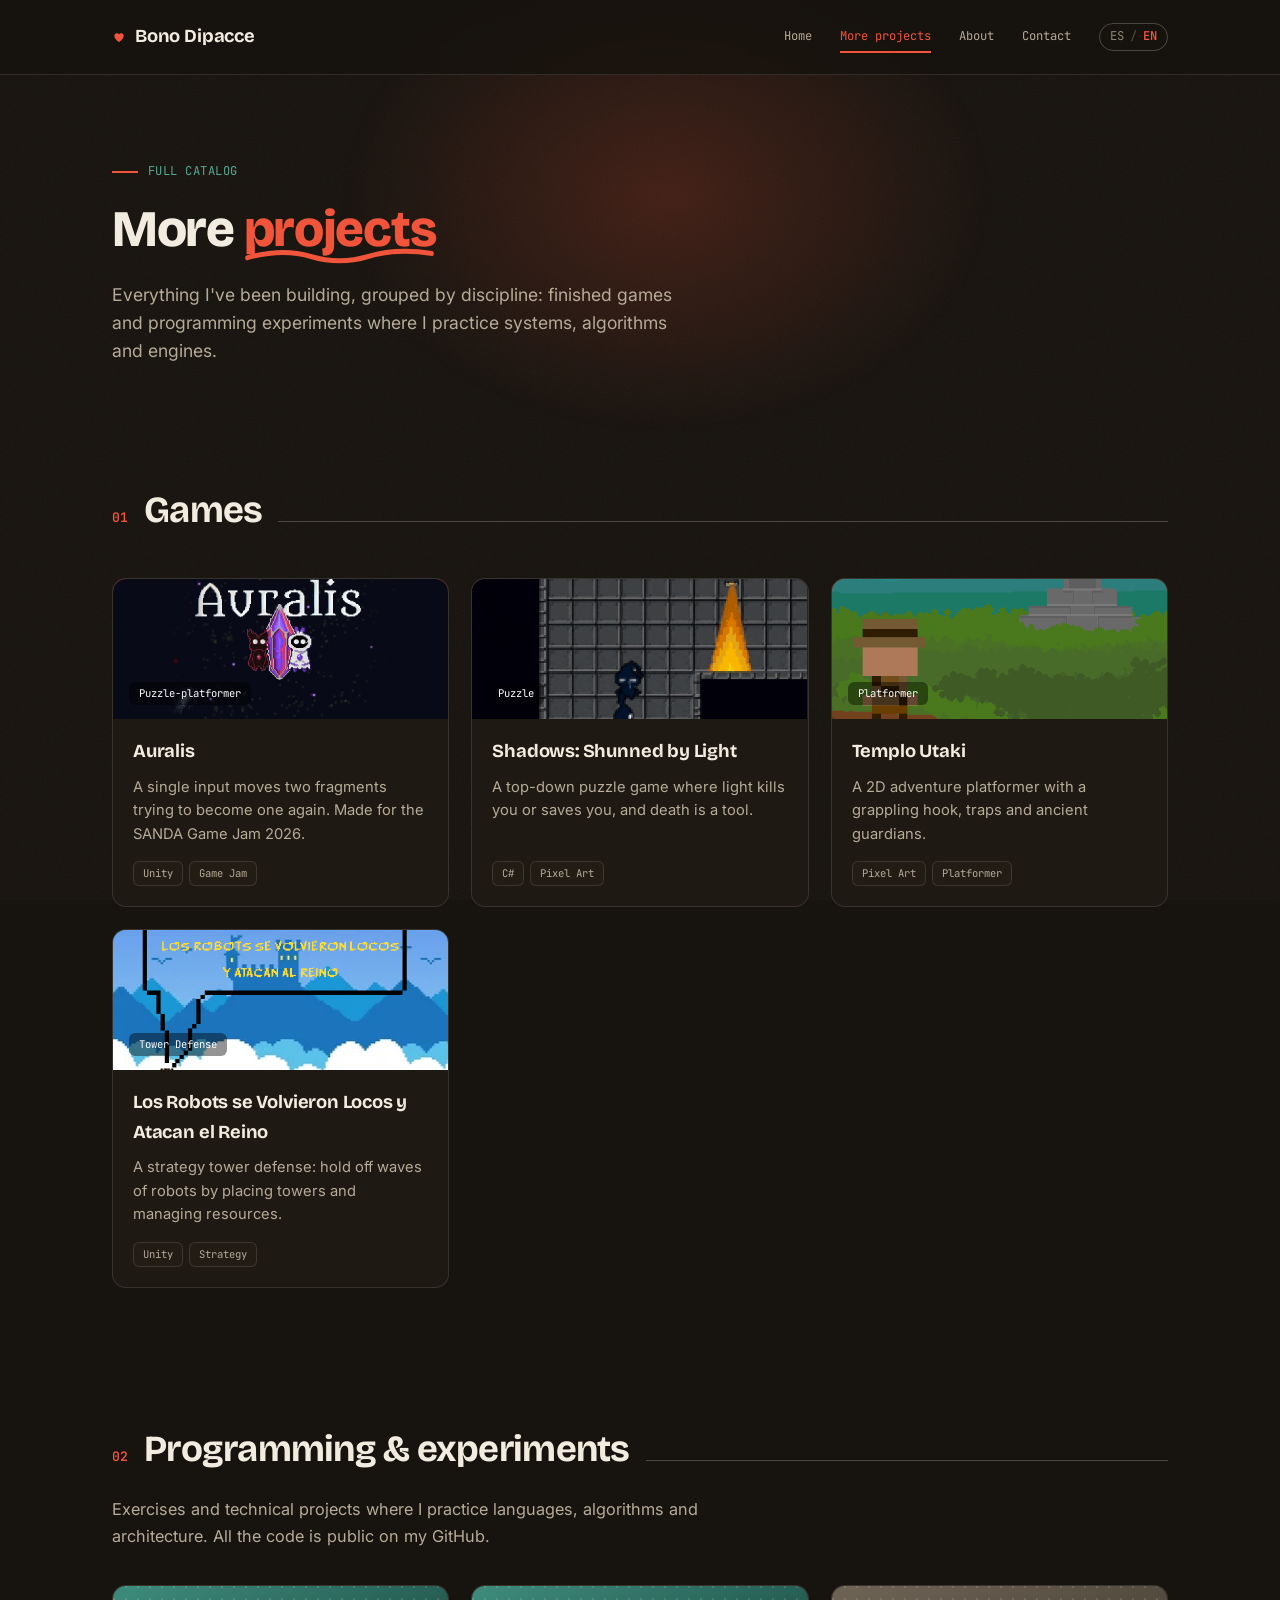
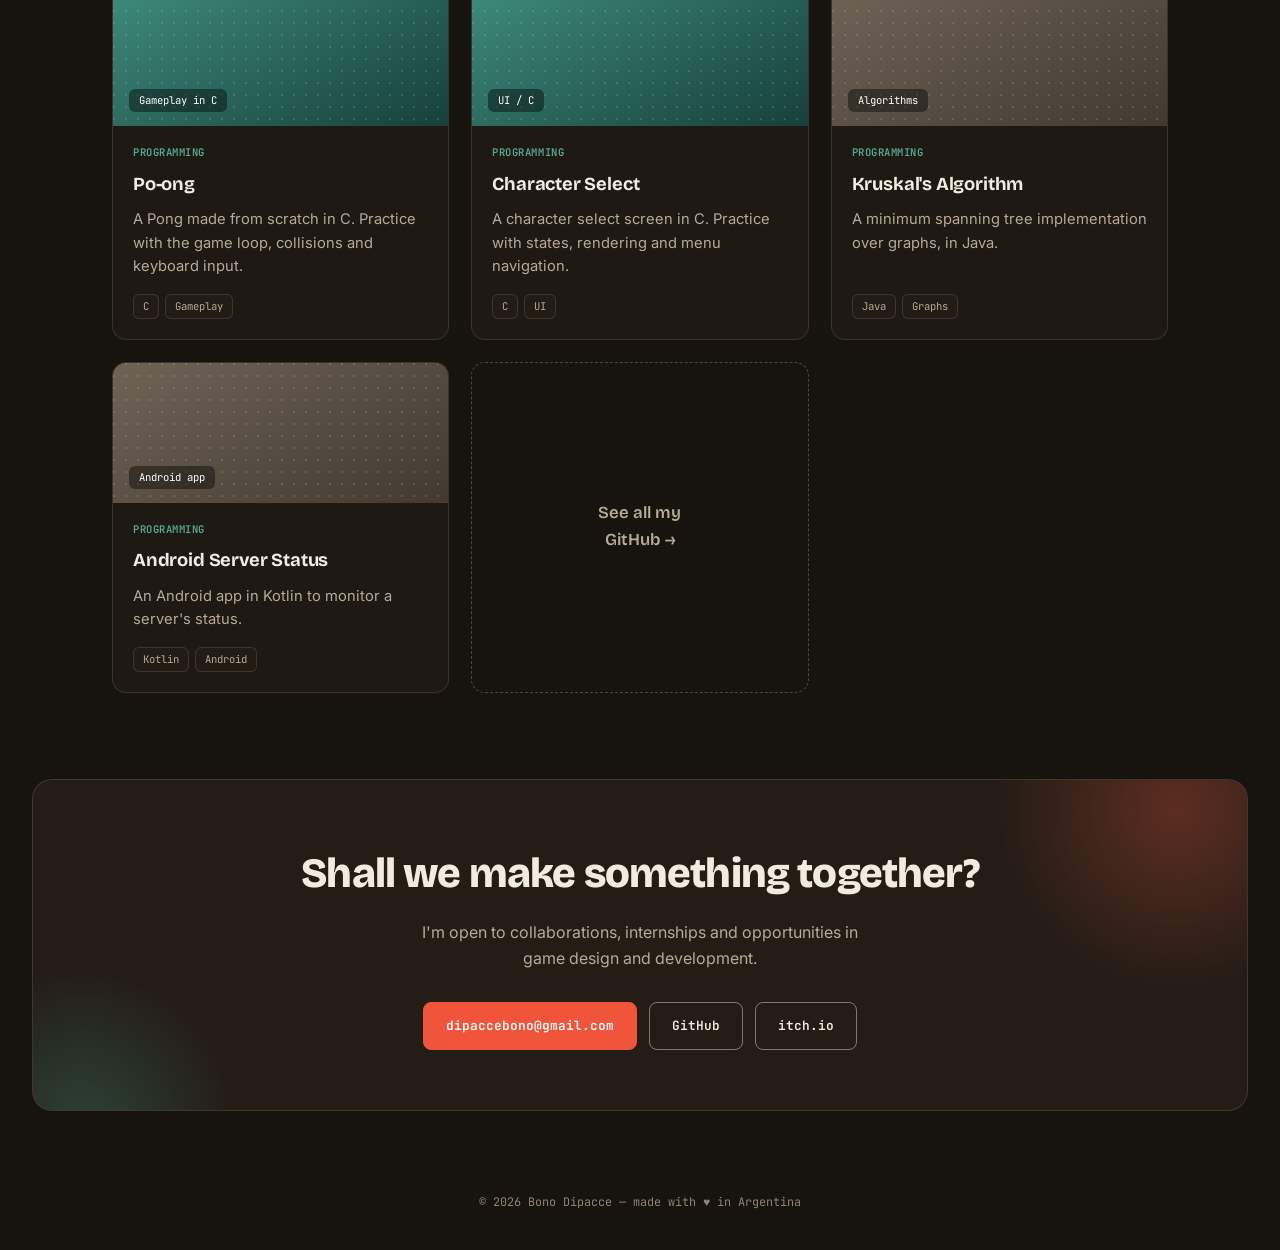
<file: proyectos.html>
<!DOCTYPE html>
<html lang="es" data-lang="es">
<head>
<meta charset="UTF-8">
<meta name="viewport" content="width=device-width, initial-scale=1.0">
<title>Otros proyectos — Bono Dipacce</title>
<meta name="title-en" content="More projects — Bono Dipacce">
<meta name="description" content="Catálogo completo de los juegos y prototipos en los que trabajé como game designer y programador.">
<link rel="canonical" href="https://lyed01.github.io/proyectos.html">

<link rel="icon" href="favicon.png" type="image/png" sizes="32x32">
<link rel="icon" href="favicon.ico" sizes="any">
<link rel="apple-touch-icon" href="apple-touch-icon.png">
<meta name="theme-color" content="#17130E">

<meta property="og:type" content="website">
<meta property="og:site_name" content="Bono Dipacce — Portfolio">
<meta property="og:locale" content="es_AR">
<meta property="og:locale:alternate" content="en_US">
<meta property="og:title" content="Otros proyectos — Bono Dipacce">
<meta property="og:description" content="Catálogo completo de los juegos y prototipos en los que trabajé como game designer y programador.">
<meta property="og:url" content="https://lyed01.github.io/proyectos.html">
<meta property="og:image" content="https://lyed01.github.io/img/og-cover.png">
<meta property="og:image:width" content="1200">
<meta property="og:image:height" content="630">
<meta property="og:image:alt" content="Bono Dipacce — Game Designer y Programador">
<meta name="twitter:card" content="summary_large_image">

<link rel="preconnect" href="https://fonts.googleapis.com">
<link rel="preconnect" href="https://fonts.gstatic.com" crossorigin>
<link href="https://fonts.googleapis.com/css2?family=Bricolage+Grotesque:opsz,wght@12..96,400;12..96,600;12..96,700;12..96,800&family=Inter:wght@400;500;600&family=JetBrains+Mono:wght@400;500;600&display=swap" rel="stylesheet">
<link rel="stylesheet" href="style.css">
<script src="lang.js"></script>
<script src="site.js" defer></script>
</head>
<body>

<header>
  <nav class="wrap">
    <a href="index.html" class="logo"><span class="logo-mark"></span>Bono Dipacce</a>
    <div class="navlinks">
      <a href="index.html"><span lang="es">Inicio</span><span lang="en">Home</span></a>
      <a href="proyectos.html" class="active"><span lang="es">Otros proyectos</span><span lang="en">More projects</span></a>
      <a href="sobre-mi.html"><span lang="es">Sobre mí</span><span lang="en">About</span></a>
      <a href="index.html#contacto"><span lang="es">Contacto</span><span lang="en">Contact</span></a>
      <button class="lang-toggle" type="button" aria-label="Cambiar idioma / Change language"><span class="opt-es">ES</span><span class="sep">/</span><span class="opt-en">EN</span></button>
    </div>
  </nav>
</header>

<section class="hero" style="padding: 80px 0 50px;">
  <div class="hero-glow"></div>
  <div class="wrap">
    <div class="eyebrow"><span lang="es">CATÁLOGO COMPLETO</span><span lang="en">FULL CATALOG</span></div>
    <h1 class="title" style="font-size: clamp(2rem, 5vw, 3.2rem);"><span lang="es">Otros <em>proyectos</em></span><span lang="en">More <em>projects</em></span></h1>
    <p class="hero-desc" lang="es">Todo lo que fui construyendo, agrupado por disciplina: juegos terminados y experimentos de programación donde practico sistemas, algoritmos y motores.</p>
    <p class="hero-desc" lang="en">Everything I've been building, grouped by discipline: finished games and programming experiments where I practice systems, algorithms and engines.</p>
  </div>
</section>

<!-- ===================== JUEGOS ===================== -->
<section class="section">
  <div class="wrap">
    <div class="section-head">
      <span class="section-num">01</span>
      <span class="section-title"><span lang="es">Juegos</span><span lang="en">Games</span></span>
      <span class="section-line"></span>
    </div>

    <div class="grid">
      <a href="proyecto-auralis.html" class="card">
        <div class="card-art art-2d has-img"><img src="img/auralis-cover.png" alt="Portada de Auralis" class="pixel" width="2100" height="900" loading="lazy" decoding="async"><span class="card-chip">Puzzle-platformer</span></div>
        <div class="card-body">
          <div class="card-title">Auralis</div>
          <p class="card-desc" lang="es">Un solo input mueve a dos fragmentos que buscan volver a ser uno. Hecho para la SANDA Game Jam 2026.</p>
          <p class="card-desc" lang="en">A single input moves two fragments trying to become one again. Made for the SANDA Game Jam 2026.</p>
          <div class="pills"><span class="pill">Unity</span><span class="pill">Game Jam</span></div>
        </div>
      </a>

      <a href="proyecto-shadows.html" class="card">
        <div class="card-art art-3d has-img"><video autoplay muted loop playsinline preload="metadata" poster="img/shadows-cover-poster.jpg" aria-label="Gameplay de Shadows"><source src="img/shadows-cover.mp4" type="video/mp4"></video><span class="card-chip">Puzzle</span></div>
        <div class="card-body">
          <div class="card-title">Shadows: Shunned by Light</div>
          <p class="card-desc" lang="es">Puzzle top-down donde la luz te mata o te salva y la muerte es una herramienta.</p>
          <p class="card-desc" lang="en">A top-down puzzle game where light kills you or saves you, and death is a tool.</p>
          <div class="pills"><span class="pill">C#</span><span class="pill">Pixel Art</span></div>
        </div>
      </a>

      <a href="proyecto-templo-utaki.html" class="card">
        <div class="card-art art-2d has-img"><img src="img/utaki-cover.png" alt="Portada de Templo Utaki" width="1316" height="900" loading="lazy" decoding="async"><span class="card-chip"><span lang="es">Plataformas</span><span lang="en">Platformer</span></span></div>
        <div class="card-body">
          <div class="card-title">Templo Utaki</div>
          <p class="card-desc" lang="es">Platformer 2D de aventura con gancho de agarre, trampas y guardianes antiguos.</p>
          <p class="card-desc" lang="en">A 2D adventure platformer with a grappling hook, traps and ancient guardians.</p>
          <div class="pills"><span class="pill">Pixel Art</span><span class="pill"><span lang="es">Plataformas</span><span lang="en">Platformer</span></span></div>
        </div>
      </a>

      <a href="proyecto-robots.html" class="card">
        <div class="card-art art-code has-img"><img src="img/robots-cover.png" alt="Portada de Los Robots se Volvieron Locos y Atacan el Reino" width="1274" height="960" loading="lazy" decoding="async"><span class="card-chip">Tower Defense</span></div>
        <div class="card-body">
          <div class="card-title">Los Robots se Volvieron Locos y Atacan el Reino</div>
          <p class="card-desc" lang="es">Tower defense de estrategia: aguantá oleadas de robots colocando torres y administrando recursos.</p>
          <p class="card-desc" lang="en">A strategy tower defense: hold off waves of robots by placing towers and managing resources.</p>
          <div class="pills"><span class="pill">Unity</span><span class="pill"><span lang="es">Estrategia</span><span lang="en">Strategy</span></span></div>
        </div>
      </a>
    </div>
  </div>
</section>

<!-- ===================== PROGRAMACIÓN / EXPERIMENTOS ===================== -->
<section class="section">
  <div class="wrap">
    <div class="section-head">
      <span class="section-num">02</span>
      <span class="section-title"><span lang="es">Programación &amp; experimentos</span><span lang="en">Programming &amp; experiments</span></span>
      <span class="section-line"></span>
    </div>
    <p class="section-sub" lang="es">Ejercicios y proyectos técnicos donde practico lenguajes, algoritmos y arquitectura. Todo el código está público en mi GitHub.</p>
    <p class="section-sub" lang="en">Exercises and technical projects where I practice languages, algorithms and architecture. All the code is public on my GitHub.</p>

    <div class="grid">
      <a href="https://github.com/Lyed01/Po-ong" target="_blank" rel="noopener" class="card">
        <div class="card-art art-code"><span class="card-chip"><span lang="es">Gameplay en C</span><span lang="en">Gameplay in C</span></span></div>
        <div class="card-body">
          <span class="card-tag"><span lang="es">Programación</span><span lang="en">Programming</span></span>
          <div class="card-title">Po-ong</div>
          <p class="card-desc" lang="es">Un Pong hecho desde cero en C. Práctica de game loop, colisiones y entrada por teclado.</p>
          <p class="card-desc" lang="en">A Pong made from scratch in C. Practice with the game loop, collisions and keyboard input.</p>
          <div class="pills"><span class="pill">C</span><span class="pill">Gameplay</span></div>
        </div>
      </a>

      <a href="https://github.com/Lyed01/CharacterSelect" target="_blank" rel="noopener" class="card">
        <div class="card-art art-code"><span class="card-chip">UI / C</span></div>
        <div class="card-body">
          <span class="card-tag"><span lang="es">Programación</span><span lang="en">Programming</span></span>
          <div class="card-title">Character Select</div>
          <p class="card-desc" lang="es">Pantalla de selección de personaje en C. Práctica de estados, render y navegación de menú.</p>
          <p class="card-desc" lang="en">A character select screen in C. Practice with states, rendering and menu navigation.</p>
          <div class="pills"><span class="pill">C</span><span class="pill">UI</span></div>
        </div>
      </a>

      <a href="https://github.com/Lyed01/Algoritmo-Kruskal-Grafos" target="_blank" rel="noopener" class="card">
        <div class="card-art art-doc"><span class="card-chip"><span lang="es">Algoritmos</span><span lang="en">Algorithms</span></span></div>
        <div class="card-body">
          <span class="card-tag"><span lang="es">Programación</span><span lang="en">Programming</span></span>
          <div class="card-title"><span lang="es">Algoritmo de Kruskal</span><span lang="en">Kruskal's Algorithm</span></div>
          <p class="card-desc" lang="es">Implementación del árbol de expansión mínima sobre grafos en Java.</p>
          <p class="card-desc" lang="en">A minimum spanning tree implementation over graphs, in Java.</p>
          <div class="pills"><span class="pill">Java</span><span class="pill"><span lang="es">Grafos</span><span lang="en">Graphs</span></span></div>
        </div>
      </a>

      <a href="https://github.com/Lyed01/AndroidServerStatus" target="_blank" rel="noopener" class="card">
        <div class="card-art art-doc"><span class="card-chip"><span lang="es">App Android</span><span lang="en">Android app</span></span></div>
        <div class="card-body">
          <span class="card-tag"><span lang="es">Programación</span><span lang="en">Programming</span></span>
          <div class="card-title">Android Server Status</div>
          <p class="card-desc" lang="es">Aplicación Android en Kotlin para monitorear el estado de un servidor.</p>
          <p class="card-desc" lang="en">An Android app in Kotlin to monitor a server's status.</p>
          <div class="pills"><span class="pill">Kotlin</span><span class="pill">Android</span></div>
        </div>
      </a>

      <a href="https://github.com/Lyed01" target="_blank" rel="noopener" class="card-more">
        <span lang="es">Ver todo mi<br>GitHub →</span><span lang="en">See all my<br>GitHub →</span>
      </a>
    </div>
  </div>
</section>

<section id="contacto2">
  <div class="contact" style="margin-top: 20px;">
    <h2><span lang="es">¿Hacemos algo juntos?</span><span lang="en">Shall we make something together?</span></h2>
    <p lang="es">Estoy abierto a colaboraciones, prácticas y oportunidades en game design y desarrollo.</p>
    <p lang="en">I'm open to collaborations, internships and opportunities in game design and development.</p>
    <div class="contact-links">
      <a href="mailto:dipaccebono@gmail.com" class="btn btn-fill">dipaccebono@gmail.com</a>
      <a href="https://github.com/Lyed01" target="_blank" rel="noopener" class="btn btn-ghost">GitHub</a>
      <a href="https://lyed01.itch.io" target="_blank" rel="noopener" class="btn btn-ghost">itch.io</a>
    </div>
  </div>
</section>

<footer class="site-footer"><span lang="es">© 2026 Bono Dipacce — hecho con ♥ en Argentina</span><span lang="en">© 2026 Bono Dipacce — made with ♥ in Argentina</span></footer>

</body>
</html>
</file>
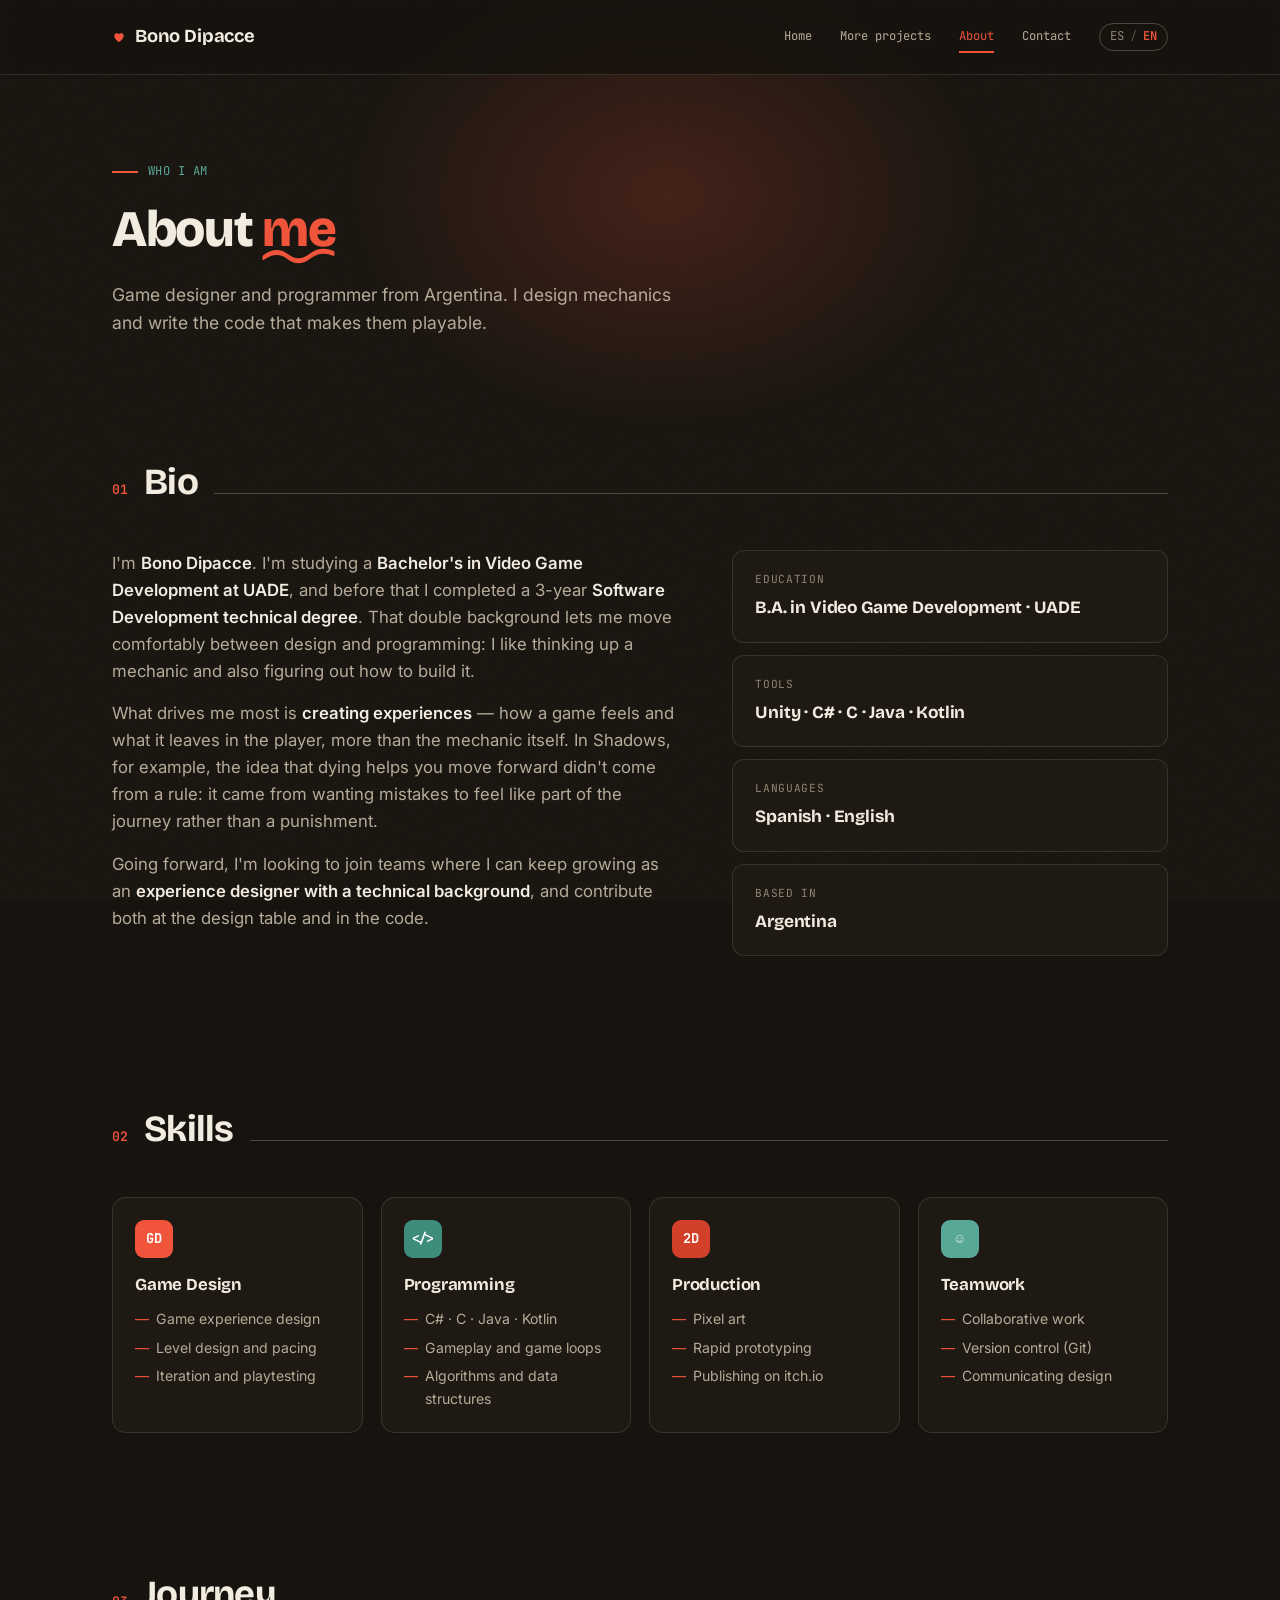
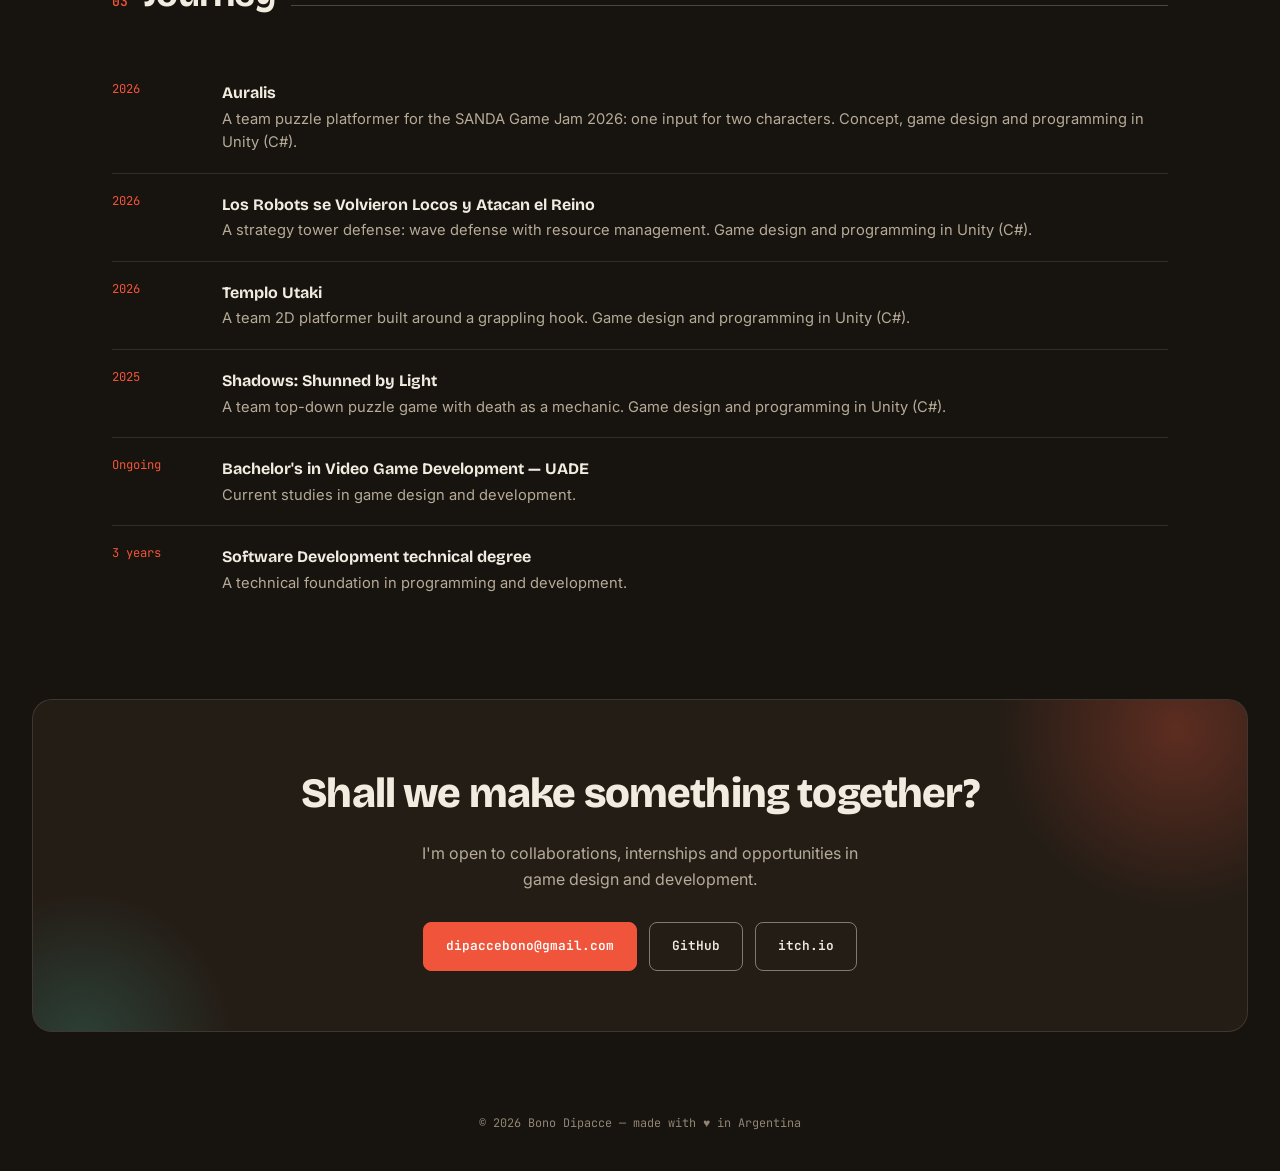
<file: sobre-mi.html>
<!DOCTYPE html>
<html lang="es" data-lang="es">
<head>
<meta charset="UTF-8">
<meta name="viewport" content="width=device-width, initial-scale=1.0">
<title>Sobre mí — Bono Dipacce</title>
<meta name="title-en" content="About — Bono Dipacce">
<meta name="description" content="Quién soy: game designer y programador argentino, estudiante de Desarrollo de Videojuegos en UADE. Cómo trabajo y qué me interesa del diseño de juegos.">
<link rel="canonical" href="https://lyed01.github.io/sobre-mi.html">

<link rel="icon" href="favicon.png" type="image/png" sizes="32x32">
<link rel="icon" href="favicon.ico" sizes="any">
<link rel="apple-touch-icon" href="apple-touch-icon.png">
<meta name="theme-color" content="#17130E">

<meta property="og:type" content="profile">
<meta property="og:site_name" content="Bono Dipacce — Portfolio">
<meta property="og:locale" content="es_AR">
<meta property="og:locale:alternate" content="en_US">
<meta property="og:title" content="Sobre mí — Bono Dipacce">
<meta property="og:description" content="Game designer y programador argentino, estudiante de Desarrollo de Videojuegos en UADE.">
<meta property="og:url" content="https://lyed01.github.io/sobre-mi.html">
<meta property="og:image" content="https://lyed01.github.io/img/og-cover.png">
<meta property="og:image:width" content="1200">
<meta property="og:image:height" content="630">
<meta property="og:image:alt" content="Bono Dipacce — Game Designer y Programador">
<meta name="twitter:card" content="summary_large_image">

<link rel="preconnect" href="https://fonts.googleapis.com">
<link rel="preconnect" href="https://fonts.gstatic.com" crossorigin>
<link href="https://fonts.googleapis.com/css2?family=Bricolage+Grotesque:opsz,wght@12..96,400;12..96,600;12..96,700;12..96,800&family=Inter:wght@400;500;600&family=JetBrains+Mono:wght@400;500;600&display=swap" rel="stylesheet">
<link rel="stylesheet" href="style.css">
<script src="lang.js"></script>
<script src="site.js" defer></script>
</head>
<body>

<header>
  <nav class="wrap">
    <a href="index.html" class="logo"><span class="logo-mark"></span>Bono Dipacce</a>
    <div class="navlinks">
      <a href="index.html"><span lang="es">Inicio</span><span lang="en">Home</span></a>
      <a href="proyectos.html"><span lang="es">Otros proyectos</span><span lang="en">More projects</span></a>
      <a href="sobre-mi.html" class="active"><span lang="es">Sobre mí</span><span lang="en">About</span></a>
      <a href="index.html#contacto"><span lang="es">Contacto</span><span lang="en">Contact</span></a>
      <button class="lang-toggle" type="button" aria-label="Cambiar idioma / Change language"><span class="opt-es">ES</span><span class="sep">/</span><span class="opt-en">EN</span></button>
    </div>
  </nav>
</header>

<section class="hero" style="padding: 80px 0 50px;">
  <div class="hero-glow"></div>
  <div class="wrap">
    <div class="eyebrow"><span lang="es">QUIÉN SOY</span><span lang="en">WHO I AM</span></div>
    <h1 class="title" style="font-size: clamp(2rem, 5vw, 3.2rem);"><span lang="es">Sobre <em>mí</em></span><span lang="en">About <em>me</em></span></h1>
    <p class="hero-desc" lang="es">Game designer y programador de Argentina. Diseño mecánicas y escribo el código que las hace jugables.</p>
    <p class="hero-desc" lang="en">Game designer and programmer from Argentina. I design mechanics and write the code that makes them playable.</p>
  </div>
</section>

<section class="section">
  <div class="wrap">
    <div class="section-head">
      <span class="section-num">01</span>
      <span class="section-title">Bio</span>
      <span class="section-line"></span>
    </div>
    <div class="about-grid">
      <div class="about-text">
        <p lang="es">Soy <strong>Bono Dipacce</strong>. Estudio la <strong>Licenciatura en Desarrollo de Videojuegos en UADE</strong>, y antes completé una <strong>Tecnicatura en Desarrollo de Software</strong> de 3 años. Esa doble base me deja moverme cómodo entre el diseño y la programación: me gusta pensar una mecánica y también resolver cómo implementarla.</p>
        <p lang="en">I'm <strong>Bono Dipacce</strong>. I'm studying a <strong>Bachelor's in Video Game Development at UADE</strong>, and before that I completed a 3-year <strong>Software Development technical degree</strong>. That double background lets me move comfortably between design and programming: I like thinking up a mechanic and also figuring out how to build it.</p>
        <p lang="es">Lo que más me mueve es la <strong>creación de experiencias</strong> — cómo se siente un juego y qué le deja al jugador, más que la mecánica en sí. En Shadows, por ejemplo, la idea de que morir sirva para avanzar no nació de una regla: nació de querer que el error se sintiera parte del viaje y no un castigo.</p>
        <p lang="en">What drives me most is <strong>creating experiences</strong> — how a game feels and what it leaves in the player, more than the mechanic itself. In Shadows, for example, the idea that dying helps you move forward didn't come from a rule: it came from wanting mistakes to feel like part of the journey rather than a punishment.</p>
        <p lang="es">A futuro busco sumarme a equipos donde pueda seguir creciendo como <strong>diseñador de experiencias con base técnica</strong>, y aportar tanto en la mesa de diseño como en el código.</p>
        <p lang="en">Going forward, I'm looking to join teams where I can keep growing as an <strong>experience designer with a technical background</strong>, and contribute both at the design table and in the code.</p>
      </div>
      <div class="about-cards">
        <div class="stat-card"><div class="k"><span lang="es">Formación</span><span lang="en">Education</span></div><div class="v"><span lang="es">Lic. en Desarrollo de Videojuegos · UADE</span><span lang="en">B.A. in Video Game Development · UADE</span></div></div>
        <div class="stat-card"><div class="k"><span lang="es">Herramientas</span><span lang="en">Tools</span></div><div class="v">Unity · C# · C · Java · Kotlin</div></div>
        <div class="stat-card"><div class="k"><span lang="es">Idiomas</span><span lang="en">Languages</span></div><div class="v"><span lang="es">Español · Inglés</span><span lang="en">Spanish · English</span></div></div>
        <div class="stat-card"><div class="k"><span lang="es">Base</span><span lang="en">Based in</span></div><div class="v">Argentina</div></div>
      </div>
    </div>
  </div>
</section>

<section class="section">
  <div class="wrap">
    <div class="section-head">
      <span class="section-num">02</span>
      <span class="section-title">Skills</span>
      <span class="section-line"></span>
    </div>

    <div class="skills">
      <div class="skill-card">
        <div class="icon" style="background: var(--red);">GD</div>
        <h3>Game Design</h3>
        <ul lang="es">
          <li>Diseño de experiencias de juego</li>
          <li>Diseño de niveles y ritmo</li>
          <li>Iteración y playtesting</li>
        </ul>
        <ul lang="en">
          <li>Game experience design</li>
          <li>Level design and pacing</li>
          <li>Iteration and playtesting</li>
        </ul>
      </div>
      <div class="skill-card">
        <div class="icon" style="background: var(--teal);">&lt;/&gt;</div>
        <h3><span lang="es">Programación</span><span lang="en">Programming</span></h3>
        <ul lang="es">
          <li>C# · C · Java · Kotlin</li>
          <li>Gameplay y game loops</li>
          <li>Algoritmos y estructuras</li>
        </ul>
        <ul lang="en">
          <li>C# · C · Java · Kotlin</li>
          <li>Gameplay and game loops</li>
          <li>Algorithms and data structures</li>
        </ul>
      </div>
      <div class="skill-card">
        <div class="icon" style="background: var(--red-deep);">2D</div>
        <h3><span lang="es">Producción</span><span lang="en">Production</span></h3>
        <ul lang="es">
          <li>Pixel art</li>
          <li>Prototipado rápido</li>
          <li>Publicación en itch.io</li>
        </ul>
        <ul lang="en">
          <li>Pixel art</li>
          <li>Rapid prototyping</li>
          <li>Publishing on itch.io</li>
        </ul>
      </div>
      <div class="skill-card">
        <div class="icon" style="background: var(--teal-soft);">☺</div>
        <h3><span lang="es">Equipo</span><span lang="en">Teamwork</span></h3>
        <ul lang="es">
          <li>Trabajo colaborativo</li>
          <li>Control de versiones (Git)</li>
          <li>Comunicación de diseño</li>
        </ul>
        <ul lang="en">
          <li>Collaborative work</li>
          <li>Version control (Git)</li>
          <li>Communicating design</li>
        </ul>
      </div>
    </div>
  </div>
</section>

<section class="section">
  <div class="wrap">
    <div class="section-head">
      <span class="section-num">03</span>
      <span class="section-title"><span lang="es">Trayectoria</span><span lang="en">Journey</span></span>
      <span class="section-line"></span>
    </div>
    <div class="timeline">
      <div class="tl-item">
        <div class="tl-when">2026</div>
        <div class="tl-what"><strong>Auralis</strong><p lang="es">Puzzle-platformer en equipo para la SANDA Game Jam 2026: un solo input para dos personajes. Idea, game design y programación en Unity (C#).</p><p lang="en">A team puzzle platformer for the SANDA Game Jam 2026: one input for two characters. Concept, game design and programming in Unity (C#).</p></div>
      </div>
      <div class="tl-item">
        <div class="tl-when">2026</div>
        <div class="tl-what"><strong>Los Robots se Volvieron Locos y Atacan el Reino</strong><p lang="es">Tower defense de estrategia: defensa por oleadas con gestión de recursos. Game design y programación en Unity (C#).</p><p lang="en">A strategy tower defense: wave defense with resource management. Game design and programming in Unity (C#).</p></div>
      </div>
      <div class="tl-item">
        <div class="tl-when">2026</div>
        <div class="tl-what"><strong>Templo Utaki</strong><p lang="es">Platformer 2D en equipo con mecánica de gancho de agarre. Game design y programación en Unity (C#).</p><p lang="en">A team 2D platformer built around a grappling hook. Game design and programming in Unity (C#).</p></div>
      </div>
      <div class="tl-item">
        <div class="tl-when">2025</div>
        <div class="tl-what"><strong>Shadows: Shunned by Light</strong><p lang="es">Puzzle top-down en equipo con la muerte como mecánica. Game design y programación en Unity (C#).</p><p lang="en">A team top-down puzzle game with death as a mechanic. Game design and programming in Unity (C#).</p></div>
      </div>
      <div class="tl-item">
        <div class="tl-when"><span lang="es">En curso</span><span lang="en">Ongoing</span></div>
        <div class="tl-what"><strong><span lang="es">Licenciatura en Desarrollo de Videojuegos — UADE</span><span lang="en">Bachelor's in Video Game Development — UADE</span></strong><p lang="es">Formación actual en diseño y desarrollo de videojuegos.</p><p lang="en">Current studies in game design and development.</p></div>
      </div>
      <div class="tl-item">
        <div class="tl-when"><span lang="es">3 años</span><span lang="en">3 years</span></div>
        <div class="tl-what"><strong><span lang="es">Tecnicatura en Desarrollo de Software</span><span lang="en">Software Development technical degree</span></strong><p lang="es">Base técnica en programación y desarrollo.</p><p lang="en">A technical foundation in programming and development.</p></div>
      </div>
    </div>
  </div>
</section>

<section id="contacto3">
  <div class="contact" style="margin-top: 20px;">
    <h2><span lang="es">¿Hacemos algo juntos?</span><span lang="en">Shall we make something together?</span></h2>
    <p lang="es">Estoy abierto a colaboraciones, prácticas y oportunidades en game design y desarrollo.</p>
    <p lang="en">I'm open to collaborations, internships and opportunities in game design and development.</p>
    <div class="contact-links">
      <a href="mailto:dipaccebono@gmail.com" class="btn btn-fill">dipaccebono@gmail.com</a>
      <a href="https://github.com/Lyed01" target="_blank" rel="noopener" class="btn btn-ghost">GitHub</a>
      <a href="https://lyed01.itch.io" target="_blank" rel="noopener" class="btn btn-ghost">itch.io</a>
    </div>
  </div>
</section>

<footer class="site-footer"><span lang="es">© 2026 Bono Dipacce — hecho con ♥ en Argentina</span><span lang="en">© 2026 Bono Dipacce — made with ♥ in Argentina</span></footer>

</body>
</html>
</file>
<file: style.css>
:root{
  /* Fondo oscuro cálido — espresso, no negro puro */
  --paper: #17130E;
  --paper-soft: #221C15;
  --card: #1F1913;
  --panel: #241D16;
  --ink: #F2ECE0;
  --ink-soft: #B6AB99;
  --ink-faint: #908575;  /* 4.5:1 sobre paper, card y panel (WCAG AA) */
  /* Acento primario: bermellón, más vivo sobre oscuro */
  --red: #F0553B;
  --red-deep: #D2402A;
  /* Acento secundario de apoyo: teal cálido */
  --teal: #3E8C7C;
  --teal-soft: #57A896;
  --line: rgba(242,236,224,0.12);
  --line-strong: rgba(242,236,224,0.24);
  --shadow: rgba(0,0,0,0.5);
  --font-display: 'Bricolage Grotesque', system-ui, sans-serif;
  --font-body: 'Inter', system-ui, sans-serif;
  --font-mono: 'JetBrains Mono', monospace;
}

*{ box-sizing:border-box; margin:0; padding:0; }
html{ scroll-behavior:smooth; }
body{
  background: var(--paper);
  color: var(--ink);
  font-family: var(--font-body);
  line-height: 1.6;
  overflow-x:hidden;
  -webkit-font-smoothing: antialiased;
}
/* Grano muy sutil — toque hecho a mano */
body::before{
  content:'';
  position: fixed; inset:0;
  pointer-events:none; z-index:0;
  opacity: 0.045;
  background-image: url("data:image/svg+xml,%3Csvg xmlns='http://www.w3.org/2000/svg' width='140' height='140'%3E%3Cfilter id='n'%3E%3CfeTurbulence type='fractalNoise' baseFrequency='0.85' numOctaves='2' stitchTiles='stitch'/%3E%3C/filter%3E%3Crect width='100%25' height='100%25' filter='url(%23n)'/%3E%3C/svg%3E");
}
::selection{ background: var(--red); color: #fff; }
a{ color:inherit; text-decoration:none; }
:focus-visible{ outline: 3px solid var(--red); outline-offset: 3px; }
.wrap{ max-width: 1120px; margin:0 auto; padding: 0 32px; position:relative; z-index:1; }

/* NAV */
header{
  position: sticky; top:0; z-index:50;
  background: rgba(23,19,14,0.78);
  backdrop-filter: blur(10px);
  border-bottom: 1px solid var(--line);
}
nav.wrap{ display:flex; align-items:center; justify-content:space-between; height: 74px; }
.logo{
  font-family: var(--font-display);
  font-weight: 700; font-size: 1.15rem; letter-spacing:-0.01em;
  display:flex; align-items:center; gap:9px;
  transition: opacity .18s ease;
}
.logo:hover{ opacity: 0.78; }
/* Corazón rojo en vez del típico puntito */
.logo-mark{
  width: 14px; height:14px; flex:none;
  background: var(--red);
  -webkit-mask: url("data:image/svg+xml,%3Csvg xmlns='http://www.w3.org/2000/svg' viewBox='0 0 24 24'%3E%3Cpath d='M12 21s-8-5.4-8-11a4.5 4.5 0 0 1 8-2.8A4.5 4.5 0 0 1 20 10c0 5.6-8 11-8 11z'/%3E%3C/svg%3E") center/contain no-repeat;
          mask: url("data:image/svg+xml,%3Csvg xmlns='http://www.w3.org/2000/svg' viewBox='0 0 24 24'%3E%3Cpath d='M12 21s-8-5.4-8-11a4.5 4.5 0 0 1 8-2.8A4.5 4.5 0 0 1 20 10c0 5.6-8 11-8 11z'/%3E%3C/svg%3E") center/contain no-repeat;
}
.navlinks{ display:flex; gap:28px; font-family: var(--font-mono); font-size:0.76rem; color: var(--ink-soft); }
.navlinks a{ position:relative; padding:4px 0; transition:color .2s; }
.navlinks a:hover, .navlinks a.active{ color: var(--red); }
.navlinks a::after{
  content:''; position:absolute; left:0; bottom:-2px; height:2px; width:0%;
  background: var(--red); transition: width .25s ease;
}
.navlinks a:hover::after, .navlinks a.active::after{ width:100%; }
@media (max-width:640px){ .navlinks{ gap:16px; font-size:0.7rem; } }

/* IDIOMA — cada texto existe en los dos idiomas (lang="es" / lang="en") y se muestra uno solo */
:root[data-lang="es"] body [lang="en"],
:root[data-lang="en"] body [lang="es"]{ display:none !important; }
.lang-toggle{
  font: inherit; color: var(--ink-faint); background: none; cursor: pointer;
  border: 1px solid var(--line-strong); border-radius: 999px;
  padding: 3px 10px; display:inline-flex; align-items:center; gap:6px;
  transition: border-color .2s, color .2s;
}
.lang-toggle:hover{ border-color: var(--red); color: var(--ink-soft); }
.lang-toggle .sep{ opacity: .5; }
:root[data-lang="es"] .lang-toggle .opt-es,
:root[data-lang="en"] .lang-toggle .opt-en{ color: var(--red); font-weight: 600; }

/* HERO */
.hero{ position:relative; padding: 96px 0 76px; }
.hero-glow{
  position:absolute; top:-120px; left:52%; transform:translateX(-50%);
  width: 660px; height: 480px;
  background: radial-gradient(ellipse at center, rgba(240,85,59,0.20) 0%, transparent 70%);
  z-index:0; pointer-events:none;
}
.eyebrow{
  font-family: var(--font-mono); font-size:0.76rem; color: var(--teal-soft);
  letter-spacing:0.04em; display:inline-flex; align-items:center; gap:10px; margin-bottom:22px;
  text-transform:uppercase;
}
.eyebrow::before{ content:''; width:26px; height:2px; background: var(--red); }
h1.title{
  font-family: var(--font-display); font-weight:800; font-optical-sizing:auto;
  font-size: clamp(2.6rem, 6.5vw, 5rem); line-height:1.0; letter-spacing:-0.025em;
}
/* Palabra acentuada con subrayado dibujado a mano */
h1.title em{
  font-style: normal; color: var(--red); position:relative;
  padding-bottom: 0.12em;
  background-image: url("data:image/svg+xml,%3Csvg xmlns='http://www.w3.org/2000/svg' width='200' height='14' viewBox='0 0 200 14' preserveAspectRatio='none'%3E%3Cpath d='M3 9 Q 40 2 70 8 T 130 8 T 197 6' stroke='%23F0553B' stroke-width='3.5' fill='none' stroke-linecap='round'/%3E%3C/svg%3E");
  background-repeat:no-repeat; background-position: left bottom; background-size: 100% 0.4em;
}
.hero-desc{ max-width:560px; margin-top:26px; color: var(--ink-soft); font-size:1.1rem; }
.hero-cta{ margin-top:38px; display:flex; gap:14px; flex-wrap:wrap; }

/* Sticker rotado "hecho con amor" */
.love-badge{
  position:absolute; top: 40px; right: 4%;
  font-family: var(--font-mono); font-size:0.72rem; font-weight:500;
  color:#fff; background: var(--teal);
  padding: 9px 15px; border-radius: 999px;
  transform: rotate(-7deg);
  box-shadow: 0 8px 22px -8px rgba(0,0,0,0.6);
  display:inline-flex; align-items:center; gap:6px; z-index:2;
}
.love-badge b{ color:#FFD1C2; font-weight:700; }
@media (max-width:760px){ .love-badge{ display:none; } }

/* BOTONES — rectangulares con esquina apenas suave (editorial) */
.btn{
  font-family: var(--font-mono); font-size:0.8rem; font-weight:600;
  padding: 13px 22px; border-radius: 8px; border: 1.5px solid var(--ink);
  display:inline-flex; align-items:center; gap:8px; cursor:pointer; background:transparent;
  color: var(--ink);
  transition: transform .14s ease, background .14s ease, color .14s ease, box-shadow .14s ease;
}
.btn-fill{ background: var(--red); border-color: var(--red); color:#fff; }
.btn:hover{ transform: translateY(-2px); box-shadow: 0 8px 18px -8px rgba(0,0,0,0.6); }
.btn-fill:hover{ background: var(--red-deep); border-color: var(--red-deep); }
.btn-ghost:hover{ background: var(--ink); color: var(--paper); border-color: var(--ink); }

/* SECCIONES */
.section{ padding: 66px 0; position:relative; z-index:1; }
.section-head{ display:flex; align-items:baseline; gap:16px; margin-bottom:38px; }
.section-num{ font-family: var(--font-mono); color: var(--red); font-size:0.82rem; font-weight:600; }
.section-title{ font-family: var(--font-display); font-weight:700; font-size: clamp(1.6rem, 3.2vw, 2.3rem); letter-spacing:-0.02em; }
.section-line{ flex:1; height:1px; background: var(--line-strong); }
.section-sub{ color: var(--ink-soft); max-width: 62ch; margin-top: -20px; margin-bottom: 36px; font-size:1.02rem; }

/* CARDS */
.grid{ display:grid; grid-template-columns: repeat(3,1fr); gap:22px; }
@media (max-width:900px){ .grid{ grid-template-columns: repeat(2,1fr); } }
@media (max-width:600px){ .grid{ grid-template-columns: 1fr; } }

.card{
  background: var(--card); border:1px solid var(--line); border-radius: 14px;
  overflow:hidden; display:flex; flex-direction:column;
  transition: transform .2s ease, box-shadow .2s ease, border-color .2s ease;
}
.card:hover{ transform: translateY(-5px); box-shadow: 0 24px 40px -22px rgba(0,0,0,0.7); border-color: var(--line-strong); }
.card-art{ height:140px; position:relative; display:flex; align-items:flex-end; padding:14px 16px; overflow:hidden; }
/* Duotonos curados dentro de la paleta */
.art-3d{ background: linear-gradient(150deg, #3A332A, #241E17); }
.art-2d{ background: linear-gradient(150deg, #F0553B, #B02E17); }
.art-code{ background: linear-gradient(150deg, #3E8C7C, #17403A); }
.art-doc{ background: linear-gradient(150deg, #6E6456, #423A30); }
/* Trama de puntos sobre el arte de la card */
.card-art::after{
  content:''; position:absolute; inset:0; opacity:0.14; pointer-events:none;
  background-image: radial-gradient(circle at 1px 1px, rgba(255,255,255,0.9) 1px, transparent 0);
  background-size: 12px 12px;
}
.card-art img, .card-art video{ position:absolute; inset:0; width:100%; height:100%; object-fit:cover; z-index:0; }
.card-art.has-img::after{ display:none; }
.card-chip{
  font-family: var(--font-mono); font-size:0.66rem; color:#fff;
  background: rgba(0,0,0,0.42); padding:3px 10px; border-radius: 6px; position:relative; z-index:1;
}
.card-body{ padding: 18px 20px 20px; display:flex; flex-direction:column; gap:9px; flex:1; }
.card-tag{ font-family: var(--font-mono); font-size:0.66rem; text-transform:uppercase; letter-spacing:0.05em; font-weight:600; color: var(--teal-soft); }
.card-title{ font-family: var(--font-display); font-weight:700; font-size:1.15rem; letter-spacing:-0.01em; }
.card-desc{ color: var(--ink-soft); font-size:0.92rem; flex:1; }
.pills{ display:flex; flex-wrap:wrap; gap:6px; margin-top:6px; }
.pill{
  font-family: var(--font-mono); font-size:0.66rem; background: var(--paper-soft); color: var(--ink-soft);
  padding: 3px 9px; border-radius: 6px; border: 1px solid var(--line);
}

.card-more{
  background: transparent; border: 1.5px dashed var(--line-strong); border-radius:14px;
  display:flex; align-items:center; justify-content:center; text-align:center;
  padding: 30px; min-height: 100%; color: var(--ink-soft); transition: border-color .2s ease, color .2s ease;
}
.card-more:hover{ border-color: var(--red); color: var(--red); }
.card-more span{ font-family: var(--font-display); font-weight:600; font-size:1.05rem; }

/* SKILLS */
.skills{ display:grid; grid-template-columns: repeat(4,1fr); gap:18px; }
@media (max-width:860px){ .skills{ grid-template-columns: repeat(2,1fr); } }
@media (max-width:520px){ .skills{ grid-template-columns: 1fr; } }
.skill-card{ border:1px solid var(--line); border-radius:14px; padding:22px; background:var(--card); }
.skill-card .icon{
  width:38px; height:38px; border-radius: 9px; margin-bottom:14px;
  display:flex; align-items:center; justify-content:center;
  font-family: var(--font-mono); font-size:0.85rem; font-weight:700; color:#fff;
}
.skill-card h3{ font-family: var(--font-display); font-weight:700; font-size:1.05rem; margin-bottom:9px; letter-spacing:-0.01em; }
.skill-card ul{ list-style:none; color: var(--ink-soft); font-size:0.88rem; display:flex; flex-direction:column; gap:6px; }
.skill-card li{ display:flex; gap:7px; }
.skill-card li::before{ content:'—'; color: var(--red); flex:none; }

/* CONTACTO */
.contact{
  background: var(--panel); color: var(--ink); border-radius: 20px;
  padding: 60px 44px; text-align:center; margin: 0 32px 82px; position:relative; overflow:hidden;
  border: 1px solid var(--line);
}
.contact::before{
  content:''; position:absolute; width:360px; height:360px;
  background: radial-gradient(circle, var(--red) 0%, transparent 70%);
  top:-150px; right:-110px; opacity:0.28;
}
.contact::after{
  content:''; position:absolute; width:300px; height:300px;
  background: radial-gradient(circle, var(--teal) 0%, transparent 70%);
  bottom:-160px; left:-100px; opacity:0.32;
}
.contact h2{ font-family: var(--font-display); font-weight:800; font-size: clamp(1.8rem,4.2vw,2.6rem); letter-spacing:-0.02em; position:relative; }
.contact p{ color: var(--ink-soft); margin:14px auto 30px; max-width:46ch; position:relative; }
.contact-links{ display:flex; gap:12px; justify-content:center; flex-wrap:wrap; position:relative; }
.contact .btn{ border-color: rgba(242,236,224,0.45); color: var(--ink); }
.contact .btn:hover{ background: var(--ink); color: var(--paper); border-color: var(--ink); }
.contact .btn-fill{ background: var(--red); border-color: var(--red); color:#fff; }
.contact .btn-fill:hover{ background: var(--red-deep); border-color: var(--red-deep); }

footer.site-footer{
  text-align:center; font-family: var(--font-mono); font-size:0.74rem; color: var(--ink-faint); padding-bottom:38px;
}

/* PÁGINA SOBRE MÍ */
.about-grid{ display:grid; grid-template-columns: 1.3fr 1fr; gap:54px; }
@media (max-width:800px){ .about-grid{ grid-template-columns:1fr; } }
.about-text p{ color: var(--ink-soft); font-size:1.05rem; margin-bottom:16px; max-width:60ch; }
.about-text strong{ color: var(--ink); font-weight:600; }
.stat-card{ background: var(--card); border:1px solid var(--line); border-radius:12px; padding:20px 22px; margin-bottom:12px; }
.stat-card .k{ font-family: var(--font-mono); font-size:0.7rem; color: var(--ink-faint); text-transform:uppercase; letter-spacing:0.06em; }
.stat-card .v{ font-family: var(--font-display); font-weight:700; font-size:1.08rem; margin-top:5px; letter-spacing:-0.01em; }

.timeline{ display:flex; flex-direction:column; gap:0; margin-top: 10px; }
.tl-item{ display:flex; gap:20px; padding: 18px 0; border-top:1px solid var(--line); }
.tl-item:first-child{ border-top:none; }
.tl-when{ font-family: var(--font-mono); font-size:0.76rem; color: var(--red); min-width: 90px; }
.tl-what strong{ font-family: var(--font-display); font-weight:700; }
.tl-what p{ color: var(--ink-soft); font-size:0.92rem; margin-top:2px; }

/* ============================================================
   PLANTILLA DE CASO DE PROYECTO (proyecto-*.html)
   ============================================================ */

.backlink{
  font-family: var(--font-mono); font-size:0.76rem; color: var(--ink-soft);
  display:inline-flex; align-items:center; gap:8px; margin-top: 40px; transition: color .2s, gap .2s;
}
.backlink:hover{ color: var(--red); gap:12px; }

/* Hero del proyecto */
.proj-hero{ padding: 30px 0 34px; position:relative; }
.proj-kicker{
  font-family: var(--font-mono); font-size:0.74rem; color: var(--teal-soft);
  text-transform:uppercase; letter-spacing:0.05em; display:flex; align-items:center; gap:10px; margin-bottom:18px;
}
.proj-kicker::before{ content:''; width:24px; height:2px; background: var(--red); }
.proj-title{
  font-family: var(--font-display); font-weight:800; letter-spacing:-0.025em; line-height:1.02;
  font-size: clamp(2.4rem, 6vw, 4.2rem);
}
.proj-lead{ max-width: 640px; margin-top:20px; color: var(--ink-soft); font-size:1.14rem; }
.proj-cta{ margin-top:30px; display:flex; gap:12px; flex-wrap:wrap; }

/* Barra de metadatos */
.proj-meta{
  display:grid; grid-template-columns: repeat(auto-fit, minmax(140px,1fr)); gap:1px;
  background: var(--line); border:1px solid var(--line); border-radius:14px; overflow:hidden;
  margin-top: 44px;
}
.proj-meta .m{ background: var(--card); padding: 18px 20px; }
.proj-meta .m .k{ font-family: var(--font-mono); font-size:0.68rem; text-transform:uppercase; letter-spacing:0.05em; color: var(--ink-faint); }
.proj-meta .m .v{ font-family: var(--font-display); font-weight:700; font-size:1rem; margin-top:6px; letter-spacing:-0.01em; }

/* Portada / imagen grande */
.shot{
  position:relative; border:1px solid var(--line); border-radius:16px; overflow:hidden;
  background: linear-gradient(150deg, var(--paper-soft), var(--card));
  display:flex; align-items:center; justify-content:center; text-align:center;
  aspect-ratio: 16 / 9; color: var(--ink-faint);
}
.shot img, .shot video{ width:100%; height:100%; object-fit:cover; display:block; }
.shot.empty::after{
  content: attr(data-label); font-family: var(--font-mono); font-size:0.78rem;
  padding: 0 20px; opacity: 0.8; white-space:pre-line;
}
.shot.empty{ border-style: dashed; border-color: var(--line-strong); }
.proj-cover{ margin-top: 40px; aspect-ratio: 21 / 9; }
.proj-cover.is-video{ aspect-ratio: 16 / 9; }

/* Bloques de contenido */
.prose{ max-width: 66ch; }
.prose p{ color: var(--ink-soft); font-size:1.06rem; margin-bottom:16px; }
.prose p strong{ color: var(--ink); font-weight:600; }

/* Pilares de diseño */
.pillars{ display:grid; grid-template-columns: repeat(3,1fr); gap:18px; margin-top: 8px; }
@media (max-width:760px){ .pillars{ grid-template-columns:1fr; } }
.pillar{ background: var(--card); border:1px solid var(--line); border-radius:14px; padding:24px; }
.pillar .n{ font-family: var(--font-mono); font-size:0.8rem; color: var(--red); font-weight:600; }
.pillar h3{ font-family: var(--font-display); font-weight:700; font-size:1.12rem; margin:10px 0 8px; letter-spacing:-0.01em; }
.pillar p{ color: var(--ink-soft); font-size:0.92rem; }

/* Feature: texto + imagen alternados */
.feature{ display:grid; grid-template-columns: 1fr 1fr; gap:44px; align-items:center; margin-top: 36px; }
.feature:nth-child(even) .feature-media{ order:-1; }
@media (max-width:820px){ .feature{ grid-template-columns:1fr; gap:24px; } .feature:nth-child(even) .feature-media{ order:0; } }
.feature h3{ font-family: var(--font-display); font-weight:700; font-size:1.35rem; letter-spacing:-0.01em; margin-bottom:12px; }
.feature h3 .tag{ font-family: var(--font-mono); font-size:0.7rem; color: var(--teal-soft); display:block; text-transform:uppercase; letter-spacing:0.05em; margin-bottom:6px; }
.feature p{ color: var(--ink-soft); font-size:1rem; }

/* Callout destacado */
.callout{
  border-left: 3px solid var(--red); background: var(--panel);
  border-radius: 0 12px 12px 0; padding: 22px 26px; margin: 6px 0;
}
.callout p{ font-family: var(--font-display); font-weight:600; font-size:1.15rem; color: var(--ink); letter-spacing:-0.01em; }
.callout .who{ font-family: var(--font-mono); font-size:0.74rem; color: var(--ink-faint); margin-top:8px; }

/* Iteraciones — qué se probó primero y en qué terminó */
.iters{ display:flex; flex-direction:column; gap:2px; margin-top: 30px; }
.iter{
  background: var(--card); border:1px solid var(--line); padding: 24px 26px;
  position:relative;
}
.iter:first-child{ border-radius: 14px 14px 0 0; }
.iter:last-child{ border-radius: 0 0 14px 14px; }
.iter .n{
  font-family: var(--font-mono); font-size:0.7rem; color: var(--red);
  text-transform:uppercase; letter-spacing:0.06em; font-weight:600;
}
.iter h3{ font-family: var(--font-display); font-weight:700; font-size:1.15rem; margin:9px 0 10px; letter-spacing:-0.01em; }
.iter p{ color: var(--ink-soft); font-size:0.98rem; max-width: 74ch; }
.iter p + p{ margin-top:10px; }
.iter p strong{ color: var(--ink); font-weight:600; }
/* De → a: el cambio concreto, en mono */
.iter .swap{
  font-family: var(--font-mono); font-size:0.76rem; color: var(--ink-faint);
  margin-top:14px; display:flex; align-items:center; gap:10px; flex-wrap:wrap;
}
.iter .swap b{ font-weight:500; color: var(--ink-soft); }
.iter .swap .arrow{ color: var(--red); }
@media (max-width:560px){ .iter{ padding:20px; } }

/* Galería */
.gallery{ display:grid; grid-template-columns: repeat(2,1fr); gap:16px; }
@media (max-width:640px){ .gallery{ grid-template-columns:1fr; } }

/* Créditos */
.credits{ display:grid; grid-template-columns: repeat(auto-fit,minmax(200px,1fr)); gap:14px; }
.credit{ background: var(--card); border:1px solid var(--line); border-radius:12px; padding:18px 20px; }
.credit .role{ font-family: var(--font-mono); font-size:0.68rem; text-transform:uppercase; letter-spacing:0.05em; color: var(--ink-faint); }
.credit .name{ font-family: var(--font-display); font-weight:700; margin-top:5px; }

.next-proj{
  display:flex; align-items:center; justify-content:space-between; gap:20px; flex-wrap:wrap;
  border-top:1px solid var(--line-strong); padding-top: 30px; margin-top: 20px;
}
.next-proj .lbl{ font-family: var(--font-mono); font-size:0.72rem; color: var(--ink-faint); text-transform:uppercase; letter-spacing:0.05em; }
.next-proj .nm{ font-family: var(--font-display); font-weight:700; font-size:1.5rem; letter-spacing:-0.01em; }

@media (prefers-reduced-motion: reduce){ *{ animation:none !important; transition:none !important; scroll-behavior:auto !important; } }

/* ============================================================
   RESPONSIVE — ajustes para tablet y celular
   ============================================================ */

/* Nada debe empujar la pagina a lo ancho */
img, video, iframe{ max-width:100%; }
h1, h2, h3, p, li, .card-title, .proj-title{ overflow-wrap: break-word; }

/* ---------- Tablet ---------- */
@media (max-width: 900px){
  .wrap{ padding: 0 26px; }
  .hero{ padding: 72px 0 60px; }
  .contact{ margin: 0 26px 64px; padding: 52px 34px; }
  .proj-cover{ aspect-ratio: 16 / 9; margin-top: 32px; }
}

/* ---------- Celular ---------- */
@media (max-width: 640px){
  .wrap{ padding: 0 20px; }

  /* El header pasa a dos filas: nombre arriba, navegacion abajo */
  nav.wrap{ height:auto; flex-direction: column; align-items: flex-start; gap: 10px; padding-top: 14px; padding-bottom: 12px; }
  .logo{ font-size: 1.05rem; white-space: nowrap; }
  .navlinks{
    width:100%; gap: 0; justify-content: space-between;
    overflow-x: auto; scrollbar-width: none;
  }
  .navlinks::-webkit-scrollbar{ display:none; }
  .navlinks a{ padding: 6px 0; white-space: nowrap; }

  /* El resplandor del hero no debe generar scroll lateral */
  .hero-glow{ left: 50%; width: 100%; max-width: 100%; height: 360px; top: -80px; }

  .hero{ padding: 54px 0 46px; }
  .hero-desc{ font-size: 1.02rem; }
  .hero-cta{ margin-top: 30px; gap: 10px; }
  .hero-cta .btn{ width:100%; justify-content:center; }

  .section{ padding: 48px 0; }
  .section-head{ gap: 12px; margin-bottom: 28px; }
  .section-sub{ margin-top: -12px; margin-bottom: 28px; }

  /* Metadatos del proyecto: dos columnas, mas compactos */
  .proj-meta{ grid-template-columns: repeat(2, 1fr); margin-top: 30px; }
  /* si el ultimo dato queda solo, que ocupe la fila entera */
  .proj-meta .m:last-child:nth-child(odd){ grid-column: span 2; }
  .proj-meta .m{ padding: 14px 16px; }
  .proj-meta .m .v{ font-size: 0.94rem; }
  .proj-hero{ padding: 22px 0 26px; }
  .proj-lead{ font-size: 1.05rem; }
  .proj-cta{ gap: 10px; }
  .proj-cta .btn{ width:100%; justify-content:center; }
  .proj-cover{ aspect-ratio: 16 / 10; }

  .prose p, .iter p{ font-size: 1rem; }
  .callout{ padding: 18px 20px; }
  .callout p{ font-size: 1.05rem; }

  /* Trayectoria: la fecha va arriba, no al costado */
  .tl-item{ flex-direction: column; gap: 4px; }
  .tl-when{ min-width: 0; }

  .contact{ margin: 0 20px 56px; padding: 44px 22px; border-radius: 16px; }
  .contact p{ margin-bottom: 24px; }
  .contact-links{ flex-direction: column; align-items: stretch; }
  .contact-links .btn{ justify-content:center; }

  .next-proj .nm{ font-size: 1.25rem; }
  .backlink{ margin-top: 28px; }
}

/* ---------- Celular chico ---------- */
@media (max-width: 400px){
  .wrap{ padding: 0 16px; }
  .navlinks{ font-size: 0.68rem; }
  .btn{ padding: 12px 16px; font-size: 0.75rem; }
  .contact{ margin: 0 16px 48px; padding: 38px 18px; }
  .contact-links .btn{ font-size: 0.72rem; padding: 12px 10px; }
}
</file>
